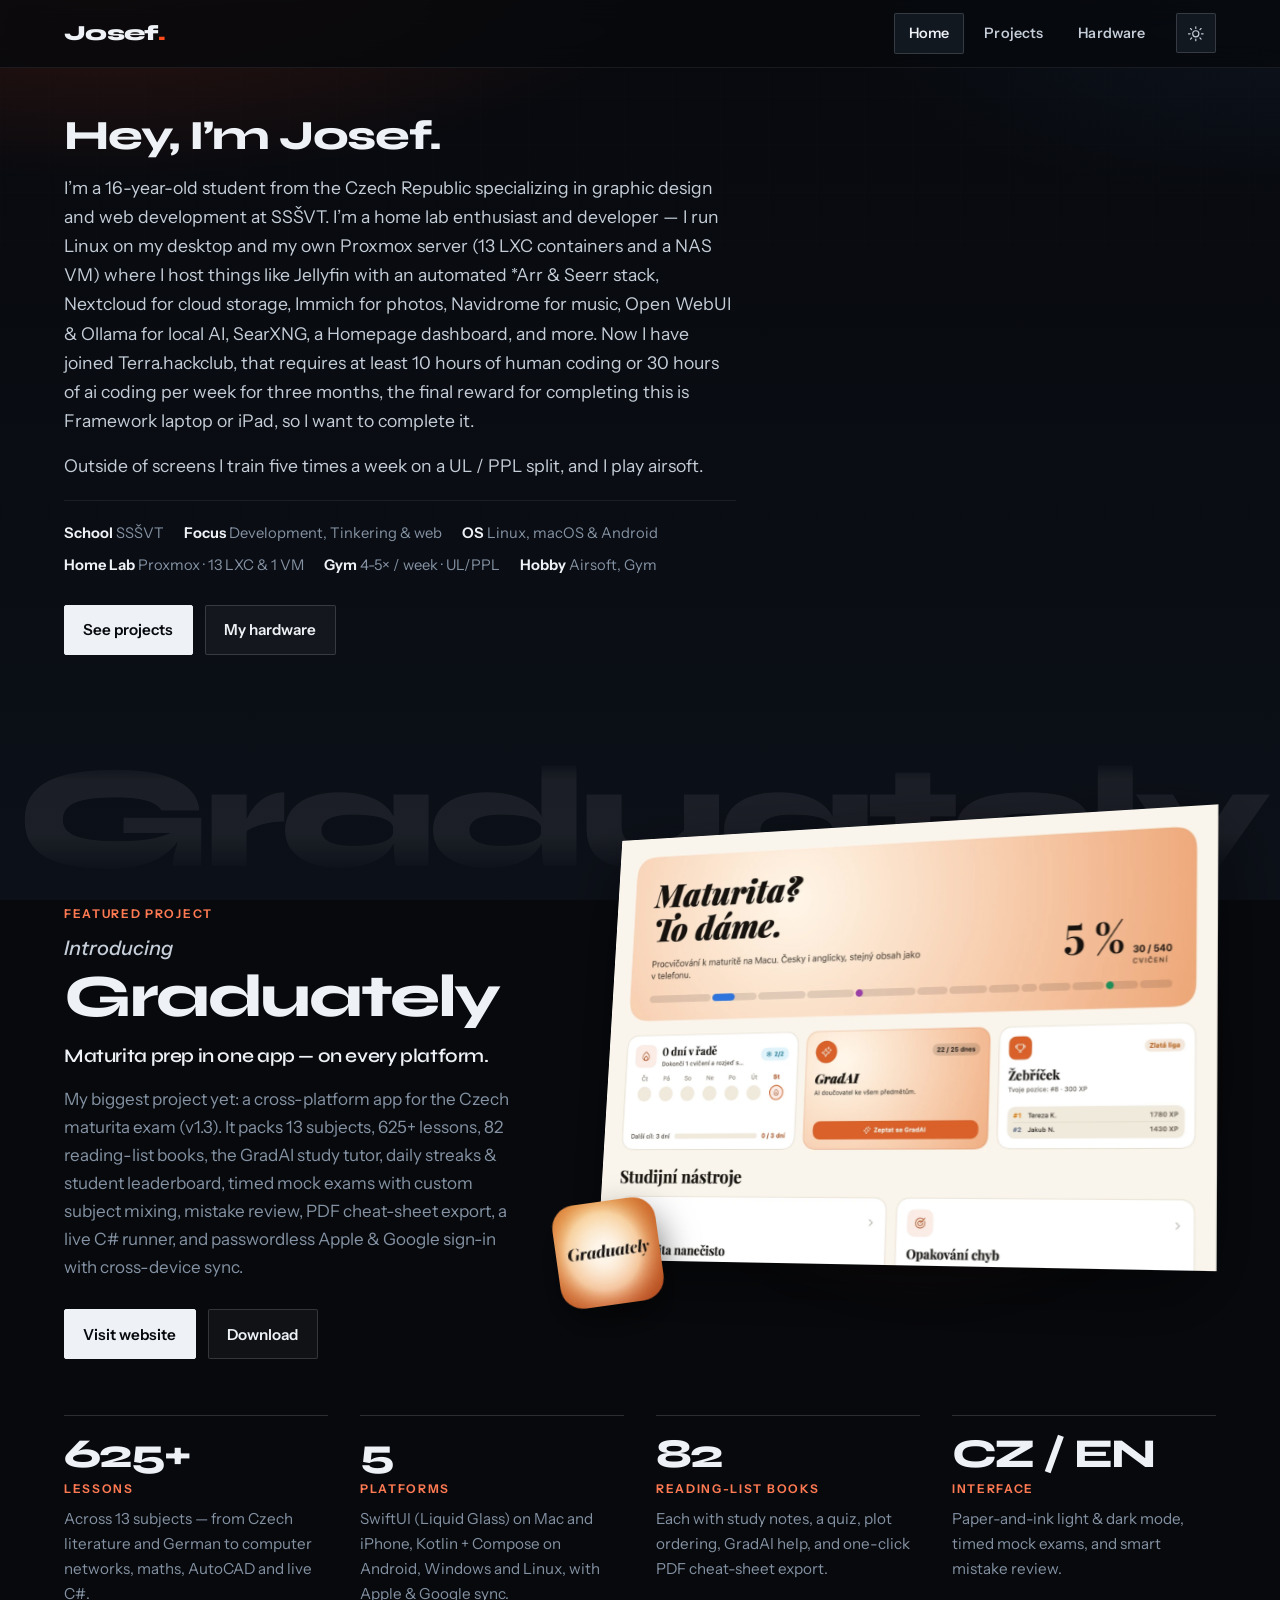
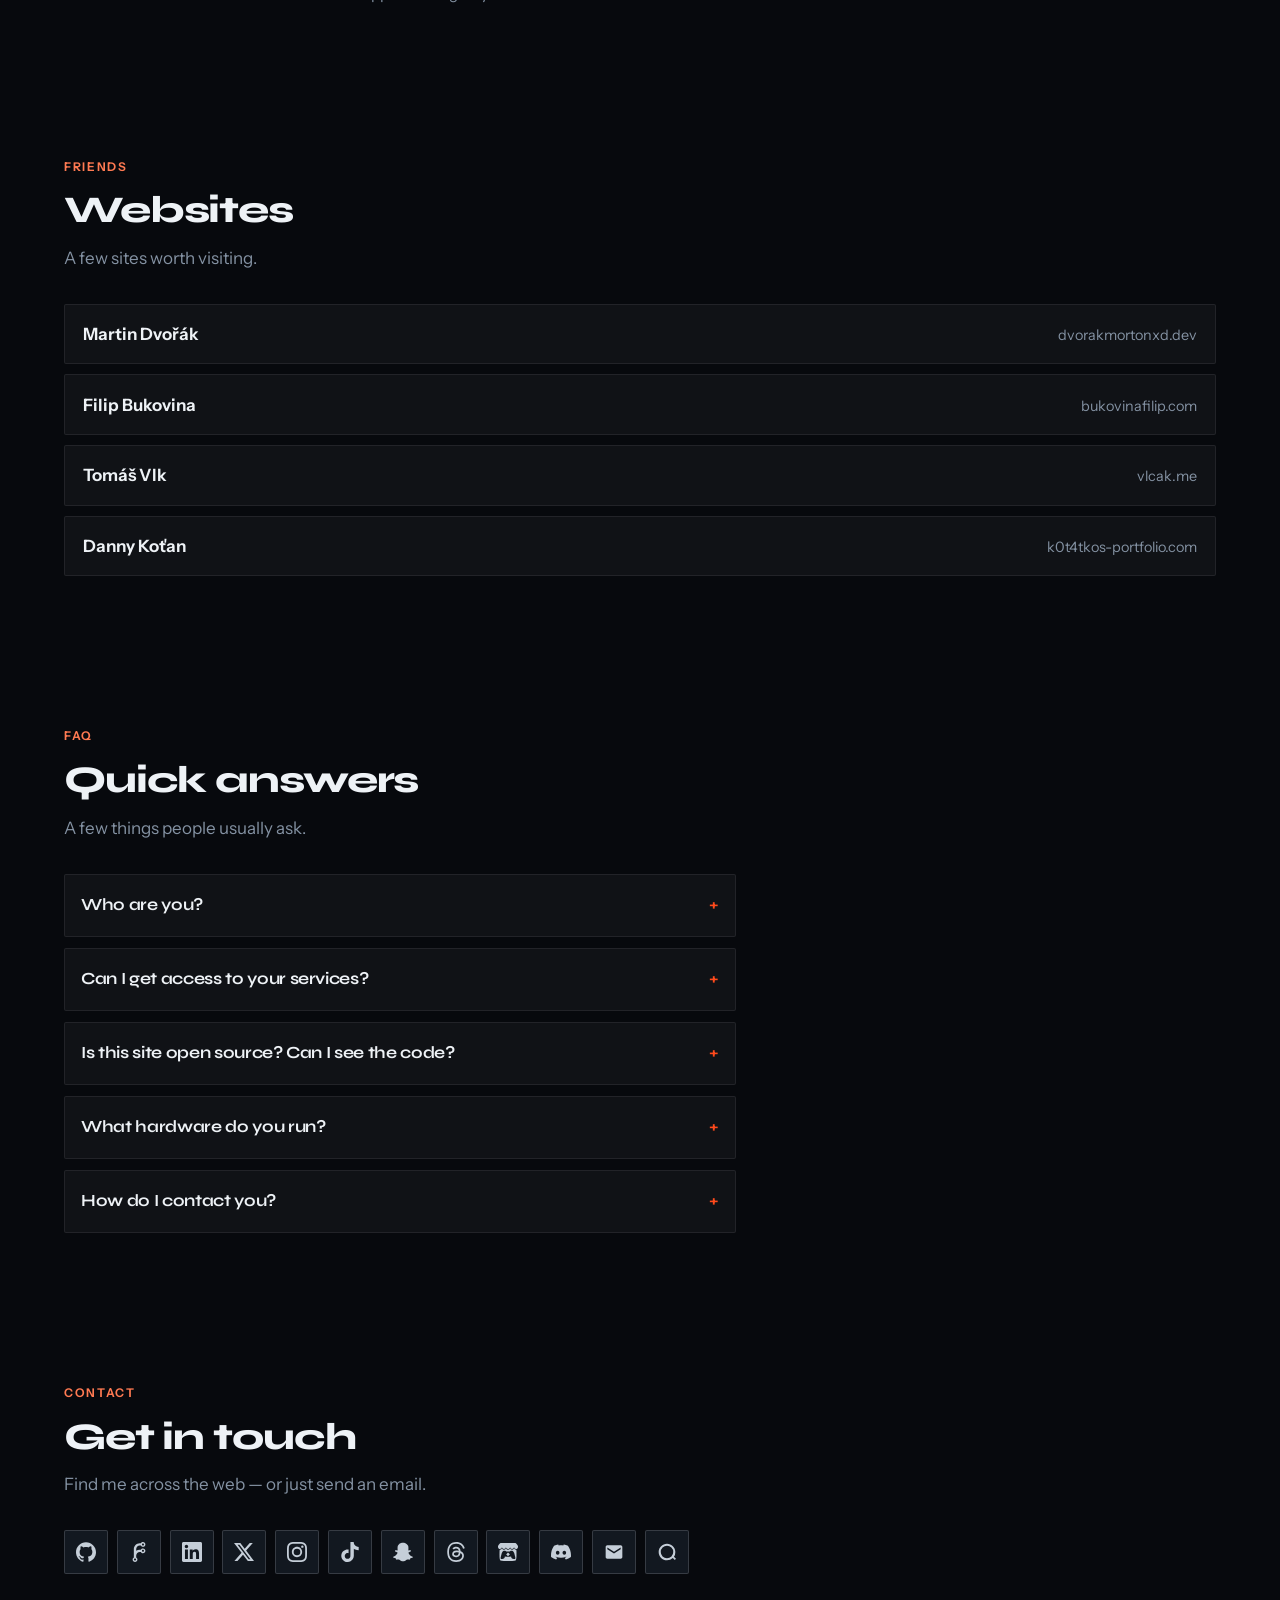
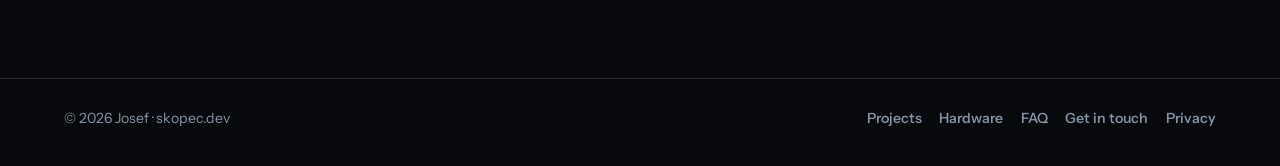
<file: index.html>
<!DOCTYPE html>
<html lang="cs">
<head>
  <meta charset="UTF-8">
  <meta name="viewport" content="width=device-width, initial-scale=1.0">
  <meta name="description" content="Josef Skopec — 16-year-old student from the Czech Republic. Graphic design, web development, and a Proxmox home lab.">
  <title>Josef — portfolio &amp; home lab · skopec.dev</title>
  <link rel="canonical" href="https://skopec.dev/">
  <meta property="og:title" content="Josef — portfolio &amp; home lab">
  <meta property="og:description" content="Student designer &amp; developer from the Czech Republic. Projects, hardware, and self-hosted services.">
  <meta property="og:type" content="website">
  <meta property="og:url" content="https://skopec.dev/">
  <meta property="og:image" content="https://skopec.dev/og-image.jpg">
  <meta property="og:image:alt" content="Josef. — skopec.dev">
  <meta property="og:site_name" content="skopec.dev">
  <meta name="twitter:card" content="summary_large_image">
  <meta name="twitter:title" content="Josef — portfolio &amp; home lab">
  <meta name="twitter:description" content="Student designer &amp; developer from the Czech Republic. Projects, hardware, and self-hosted services.">
  <meta name="twitter:image" content="https://skopec.dev/og-image.jpg">
  <link rel="preconnect" href="https://fonts.googleapis.com">
  <link rel="preconnect" href="https://fonts.gstatic.com" crossorigin>
  <link href="https://fonts.googleapis.com/css2?family=Instrument+Sans:ital,wght@0,400..700;1,400..700&family=Syne:wght@500..800&display=swap" rel="stylesheet">
  <link rel="icon" href="favicon.svg" type="image/svg+xml">
  <link rel="icon" href="favicon-32.png" sizes="32x32" type="image/png">
  <link rel="apple-touch-icon" href="apple-touch-icon.png">
  <meta name="theme-color" content="#07090d">
  <script>
    (function () {
      try {
        document.documentElement.dataset.theme =
          localStorage.getItem("theme") === "light" ? "light" : "dark";
      } catch (error) {
        document.documentElement.dataset.theme = "dark";
      }
    })();
  </script>
  <link rel="stylesheet" href="style.css?v=20261119">
  <script type="application/ld+json">
  {
    "@context": "https://schema.org",
    "@type": "Person",
    "name": "Josef Skopec",
    "url": "https://skopec.dev/",
    "email": "mailto:josef@skopec.dev",
    "jobTitle": "Student — graphic design & web development",
    "affiliation": {
      "@type": "EducationalOrganization",
      "name": "SSŠVT"
    },
    "address": {
      "@type": "PostalAddress",
      "addressCountry": "CZ"
    },
    "sameAs": [
      "https://github.com/pepaskopec-blip",
      "https://www.linkedin.com/in/josef-skopec-69380234b/",
      "https://x.com/ishoot4fun11",
      "https://www.instagram.com/skopcaak1",
      "https://www.tiktok.com/@skopcaak_1",
      "https://www.threads.com/@skopcaak1",
      "https://itch.io/profile/skopcaak",
      "https://quipee.me/u/skopcaak_1"
    ]
  }
  </script>
  <script type="application/ld+json">
  {
    "@context": "https://schema.org",
    "@type": "FAQPage",
    "mainEntity": [
      {
        "@type": "Question",
        "name": "Who are you?",
        "acceptedAnswer": {
          "@type": "Answer",
          "text": "Josef — a 16-year-old student at SSŠVT in the Czech Republic, into IT, web development, and home labbing."
        }
      },
      {
        "@type": "Question",
        "name": "Can I get access to your services?",
        "acceptedAnswer": {
          "@type": "Answer",
          "text": "If you want to try one of my services, message skopcaak1 on Instagram or email josef@skopec.dev."
        }
      },
      {
        "@type": "Question",
        "name": "Is this site open source? Can I see the code?",
        "acceptedAnswer": {
          "@type": "Answer",
          "text": "Yes. The source is on GitHub: pepaskopec-blip/skopec.dev."
        }
      },
      {
        "@type": "Question",
        "name": "What hardware do you run?",
        "acceptedAnswer": {
          "@type": "Answer",
          "text": "Desktop, MacBook Air M5, a Proxmox Xeon box, and a Redmi Note 11 Pro 5G — full specs on the Hardware page."
        }
      },
      {
        "@type": "Question",
        "name": "How do I contact you?",
        "acceptedAnswer": {
          "@type": "Answer",
          "text": "Email josef@skopec.dev, or use Discord (ishootn4fun) and the other links in Get in touch."
        }
      }
    ]
  }
  </script>
  <script type="application/ld+json">
  {
    "@context": "https://schema.org",
    "@type": "WebSite",
    "name": "skopec.dev",
    "url": "https://skopec.dev/",
    "description": "Josef Skopec — student portfolio: graphic design, web development, and a Proxmox home lab.",
    "inLanguage": "en",
    "author": {
      "@type": "Person",
      "name": "Josef Skopec",
      "url": "https://skopec.dev/"
    }
  }
  </script>
</head>
<body>
  <a class="skip-link" href="#main">Skip to content</a>

  <header class="site-header">
    <div class="nav-inner">
      <a class="brand" href="index.html">Josef<span>.</span></a>
      <ul class="nav-links" id="site-nav">
        <li><a href="index.html" aria-current="page">Home</a></li>
        <li><a href="projects.html">Projects</a></li>
        <li><a href="hardware.html">Hardware</a></li>
      </ul>
      <div class="nav-actions">
        <button class="theme-toggle" type="button" aria-label="Switch to light mode" aria-pressed="false" title="Toggle theme">
          <svg class="icon-sun" viewBox="0 0 24 24" aria-hidden="true">
            <circle cx="12" cy="12" r="4.2"></circle>
            <path d="M12 2.6v2.2M12 19.2v2.2M4.2 12H2M22 12h-2.2M6.3 6.3 4.8 4.8M19.2 19.2l-1.5-1.5M17.7 6.3l1.5-1.5M4.8 19.2l1.5-1.5"></path>
          </svg>
          <svg class="icon-moon" viewBox="0 0 24 24" aria-hidden="true">
            <path d="M20.5 14.3A8.6 8.6 0 0 1 9.7 3.5a8.6 8.6 0 1 0 10.8 10.8Z"></path>
          </svg>
        </button>
        <button class="nav-toggle" type="button" aria-expanded="false" aria-controls="site-nav" aria-label="Open menu">
          <span></span><span></span><span></span>
        </button>
      </div>
    </div>
  </header>

  <main id="main" class="page">
    <section class="hero wrap" id="about" aria-labelledby="about-title">
      <div class="hero-content">
        <h1 id="about-title" class="hero-about-title">Hey, I’m Josef.</h1>
        <p class="about-text">
          I’m a 16-year-old student from the Czech Republic specializing in graphic design and web development at SSŠVT.
          I’m a home lab enthusiast and developer — I run Linux on my desktop and my own Proxmox server (13 LXC containers and a NAS VM) where I host things like Jellyfin with an automated *Arr &amp; Seerr stack, Nextcloud for cloud storage, Immich for photos, Navidrome for music, Open WebUI &amp; Ollama for local AI, SearXNG, a Homepage dashboard, and more. Now I have joined Terra.hackclub, that requires at least 10 hours of human coding or 30 hours of ai coding per week for three months, the final reward for completing this is Framework laptop or iPad, so I want to complete it.
        </p>
        <p class="about-text">
          Outside of screens I train five times a week on a UL / PPL split, and I play airsoft.
        </p>
        <div class="meta-row">
          <span><strong>School</strong> SSŠVT</span>
          <span><strong>Focus</strong> Development, Tinkering &amp; web</span>
          <span><strong>OS</strong> Linux, macOS &amp; Android</span>
          <span><strong>Home Lab</strong> Proxmox · 13 LXC &amp; 1 VM</span>
          <span><strong>Gym</strong> 4-5× / week · UL/PPL</span>
          <span><strong>Hobby</strong> Airsoft, Gym</span>
        </div>
        <div class="hero-actions">
          <a class="btn btn-primary" href="projects.html">See projects</a>
          <a class="btn btn-ghost" href="hardware.html">My hardware</a>
        </div>
      </div>
    </section>

    <section class="section feature" id="graduately" aria-labelledby="graduately-title">
      <div class="wrap reveal">
        <p class="feature-backdrop" aria-hidden="true">Graduately</p>
        <div class="feature-grid">
          <div class="feature-copy">
            <p class="section-label">Featured project</p>
            <h2 id="graduately-title" class="feature-title">
              <span class="feature-kicker">Introducing</span>
              Graduately
            </h2>
            <p class="feature-tagline">Maturita prep in one app — on every platform.</p>
            <p class="feature-text">
              My biggest project yet: a cross-platform app for the Czech maturita exam (v1.3). It packs 13 subjects, 625+ lessons,
              82 reading-list books, the GradAI study tutor, daily streaks &amp; student leaderboard, timed mock exams with custom
              subject mixing, mistake review, PDF cheat-sheet export, a live C# runner, and passwordless Apple &amp; Google sign-in
              with cross-device sync.
            </p>
            <div class="feature-actions">
              <a class="btn btn-primary" href="https://graduately.skopec.dev" target="_blank" rel="noopener noreferrer">Visit website</a>
              <a class="btn btn-ghost" href="https://github.com/pepaskopec-blip/Graduately-releases" target="_blank" rel="noopener noreferrer">
                Download
              </a>
            </div>
          </div>
          <div class="feature-media">
            <img class="feature-window" src="graduately-home.webp" width="1600" height="1126" loading="lazy" decoding="async"
              alt="The Graduately 1.3 welcome screen on a Mac, with daily streak, GradAI tutor, leaderboard, and study tools.">
            <img class="feature-icon" src="graduately-icon.webp" width="256" height="256" loading="lazy" decoding="async" alt="">
          </div>
        </div>
        <ul class="feature-stats">
          <li>
            <h3><strong>625+</strong> lessons</h3>
            <p>Across 13 subjects — from Czech literature and German to computer networks, maths, AutoCAD and live C#.</p>
          </li>
          <li>
            <h3><strong>5</strong> platforms</h3>
            <p>SwiftUI (Liquid Glass) on Mac and iPhone, Kotlin + Compose on Android, Windows and Linux, with Apple &amp; Google sync.</p>
          </li>
          <li>
            <h3><strong>82</strong> reading-list books</h3>
            <p>Each with study notes, a quiz, plot ordering, GradAI help, and one-click PDF cheat-sheet export.</p>
          </li>
          <li>
            <h3><strong>CZ / EN</strong> interface</h3>
            <p>Paper-and-ink light &amp; dark mode, timed mock exams, and smart mistake review.</p>
          </li>
        </ul>
      </div>
    </section>

    <section class="section" id="friends" aria-labelledby="friends-title">
      <div class="wrap reveal">
        <p class="section-label">Friends</p>
        <h2 id="friends-title">Websites</h2>
        <p class="section-lead">A few sites worth visiting.</p>
        <ul class="friend-list">
          <li>
            <a href="https://dvorakmortonxd.dev" target="_blank" rel="noopener noreferrer">
              <span class="friend-name">Martin Dvořák</span>
              <span class="friend-url">dvorakmortonxd.dev</span>
            </a>
          </li>
          <li>
            <a href="https://bukovinafilip.com" target="_blank" rel="noopener noreferrer">
              <span class="friend-name">Filip Bukovina</span>
              <span class="friend-url">bukovinafilip.com</span>
            </a>
          </li>
          <li>
            <a href="https://vlcak.me" target="_blank" rel="noopener noreferrer">
              <span class="friend-name">Tomáš Vlk</span>
              <span class="friend-url">vlcak.me</span>
            </a>
          </li>
          <li>
            <a href="https://k0t4tkos-portfolio.com" target="_blank" rel="noopener noreferrer">
              <span class="friend-name">Danny Koťan</span>
              <span class="friend-url">k0t4tkos-portfolio.com</span>
            </a>
          </li>
        </ul>
      </div>
    </section>

    <section class="section" id="faq" aria-labelledby="faq-title">
      <div class="wrap reveal">
        <p class="section-label">FAQ</p>
        <h2 id="faq-title">Quick answers</h2>
        <p class="section-lead">A few things people usually ask.</p>
        <div class="faq-list">
          <details class="faq-item">
            <summary>Who are you?</summary>
            <p>Josef — a 16-year-old student at SSŠVT in the Czech Republic, into IT, web development, and home labbing.</p>
          </details>
          <details class="faq-item">
            <summary>Can I get access to your services?</summary>
            <p>If you want to try one of my services, dm me on ig <a href="https://www.instagram.com/skopcaak1">skopcaak1</a> or email me at <a href="mailto:josef@skopec.dev">josef@skopec.dev</a>.</p>
          </details>
          <details class="faq-item">
            <summary>Is this site open source? Can I see the code?</summary>
            <p>Yeah this site is open source, you can see for yourself On GitHub: <a href="https://github.com/pepaskopec-blip/skopec.dev" target="_blank" rel="noopener noreferrer">skopec.dev</a>.</p>
          </details>
          <details class="faq-item">
            <summary>What hardware do you run?</summary>
            <p>Desktop, MacBook Air M5, a Proxmox Xeon box, and a Redmi Note 11 Pro 5G — full specs on the <a href="hardware.html">Hardware</a> page.</p>
          </details>
          <details class="faq-item">
            <summary>How do I contact you?</summary>
            <p>Email <a href="mailto:josef@skopec.dev">josef@skopec.dev</a>, or use Discord (<strong>ishootn4fun</strong>) and the other links in <a href="#connect">Get in touch</a>.</p>
          </details>
        </div>
      </div>
    </section>

    <section class="section" id="connect" aria-labelledby="connect-title">
      <div class="wrap reveal">
        <p class="section-label">Contact</p>
        <h2 id="connect-title">Get in touch</h2>
        <p class="section-lead">Find me across the web — or just send an email.</p>
        <div class="social-row" aria-label="Social links">
          <a class="social-link" href="https://github.com/pepaskopec-blip" target="_blank" rel="noopener noreferrer" aria-label="GitHub" title="GitHub">
            <svg viewBox="0 0 24 24" aria-hidden="true"><path d="M12 .297c-6.63 0-12 5.373-12 12 0 5.303 3.438 9.8 8.205 11.385.6.113.82-.258.82-.577 0-.285-.01-1.04-.015-2.04-3.338.724-4.042-1.61-4.042-1.61C4.422 18.07 3.633 17.7 3.633 17.7c-1.087-.744.084-.729.084-.729 1.205.084 1.838 1.236 1.838 1.236 1.07 1.835 2.809 1.305 3.495.998.108-.776.417-1.305.76-1.605-2.665-.3-5.466-1.332-5.466-5.93 0-1.31.465-2.38 1.235-3.22-.135-.303-.54-1.523.105-3.176 0 0 1.005-.322 3.3 1.23.96-.267 1.98-.399 3-.405 1.02.006 2.04.138 3 .405 2.28-1.552 3.285-1.23 3.285-1.23.645 1.653.24 2.873.12 3.176.765.84 1.23 1.91 1.23 3.22 0 4.61-2.805 5.625-5.475 5.92.42.36.81 1.096.81 2.22 0 1.606-.015 2.896-.015 3.286 0 .315.21.69.825.57C20.565 22.092 24 17.592 24 12.297c0-6.627-5.373-12-12-12"/></svg>
          </a>
          <a class="social-link" href="https://git.dvorakmortonxd.dev/skopcak" target="_blank" rel="noopener noreferrer" aria-label="Forgejo" title="Forgejo">
            <svg viewBox="0 0 24 24" aria-hidden="true"><path d="M16.7773 0c1.6018 0 2.9004 1.2986 2.9004 2.9005s-1.2986 2.9004-2.9004 2.9004c-1.0854 0-2.0315-.596-2.5288-1.4787H12.91c-2.3322 0-4.2272 1.8718-4.2649 4.195l-.0007 2.1175a7.0759 7.0759 0 0 1 4.148-1.4205l.1176-.001 1.3385.0002c.4973-.8827 1.4434-1.4788 2.5288-1.4788 1.6018 0 2.9004 1.2986 2.9004 2.9005s-1.2986 2.9004-2.9004 2.9004c-1.0854 0-2.0315-.596-2.5288-1.4787H12.91c-2.3322 0-4.2272 1.8718-4.2649 4.195l-.0007 2.319c.8827.4973 1.4788 1.4434 1.4788 2.5287 0 1.602-1.2986 2.9005-2.9005 2.9005-1.6018 0-2.9004-1.2986-2.9004-2.9005 0-1.0853.596-2.0314 1.4788-2.5287l-.0002-9.9831c0-3.887 3.1195-7.0453 6.9915-7.108l.1176-.001h1.3385C14.7458.5962 15.692 0 16.7773 0ZM7.2227 19.9052c-.6596 0-1.1943.5347-1.1943 1.1943s.5347 1.1943 1.1943 1.1943 1.1944-.5347 1.1944-1.1943-.5348-1.1943-1.1944-1.1943Zm9.5546-10.4644c-.6596 0-1.1944.5347-1.1944 1.1943s.5348 1.1943 1.1944 1.1943c.6596 0 1.1943-.5347 1.1943-1.1943s-.5347-1.1943-1.1943-1.1943Zm0-7.7346c-.6596 0-1.1944.5347-1.1944 1.1943s.5348 1.1943 1.1944 1.1943c.6596 0 1.1943-.5347 1.1943-1.1943s-.5347-1.1943-1.1943-1.1943Z"/></svg>
          </a>
          <a class="social-link" href="https://www.linkedin.com/in/josef-skopec-69380234b/" target="_blank" rel="noopener noreferrer" aria-label="LinkedIn" title="LinkedIn">
            <svg viewBox="0 0 24 24" aria-hidden="true"><path d="M20.447 20.452h-3.554v-5.569c0-1.328-.027-3.037-1.852-3.037-1.853 0-2.136 1.445-2.136 2.939v5.667H9.351V9h3.414v1.561h.046c.477-.9 1.637-1.85 3.37-1.85 3.601 0 4.267 2.37 4.267 5.455v6.286zM5.337 7.433c-1.144 0-2.063-.926-2.063-2.065 0-1.138.92-2.063 2.063-2.063 1.14 0 2.064.925 2.064 2.063 0 1.139-.925 2.065-2.064 2.065zm1.782 13.019H3.555V9h3.564v11.452zM22.225 0H1.771C.792 0 0 .774 0 1.729v20.542C0 23.227.792 24 1.771 24h20.451C23.2 24 24 23.227 24 22.271V1.729C24 .774 23.2 0 22.222 0h.003z"/></svg>
          </a>
          <a class="social-link" href="https://x.com/ishoot4fun11" target="_blank" rel="noopener noreferrer" aria-label="X" title="X">
            <svg viewBox="0 0 24 24" aria-hidden="true"><path d="M18.901 1.153h3.68l-8.04 9.19L24 22.846h-7.406l-5.8-7.584-6.638 7.584H.474l8.6-9.83L0 1.154h7.594l5.243 6.932ZM17.61 20.644h2.039L6.486 3.24H4.298Z"/></svg>
          </a>
          <a class="social-link" href="https://www.instagram.com/skopcaak1" target="_blank" rel="noopener noreferrer" aria-label="Instagram" title="Instagram">
            <svg viewBox="0 0 24 24" aria-hidden="true"><path d="M7.0301.084c-1.2768.0602-2.1487.264-2.911.5634-.7888.3075-1.4575.72-2.1228 1.3877-.6652.6677-1.075 1.3368-1.3802 2.127-.2954.7638-.4956 1.6365-.552 2.914-.0564 1.2775-.0689 1.6882-.0626 4.947.0062 3.2586.0206 3.6671.0825 4.9473.061 1.2765.264 2.1482.5635 2.9107.308.7889.72 1.4573 1.388 2.1228.6679.6655 1.3365 1.0743 2.1285 1.38.7632.295 1.6361.4961 2.9134.552 1.2773.056 1.6884.069 4.9462.0627 3.2578-.0062 3.668-.0207 4.9478-.0814 1.28-.0607 2.147-.2652 2.9098-.5633.7889-.3086 1.4578-.72 2.1228-1.3881.665-.6682 1.0745-1.3378 1.3795-2.1284.2957-.7632.4966-1.636.552-2.9124.056-1.2809.0692-1.6898.063-4.948-.0063-3.2583-.021-3.6668-.0817-4.9465-.0607-1.2797-.264-2.1487-.5633-2.9117-.3084-.7889-.72-1.4568-1.3876-2.1228C21.2982 1.33 20.628.9208 19.8378.6165 19.074.321 18.2017.1197 16.9244.0645 15.6471.0093 15.236-.005 11.977.0014 8.718.0076 8.31.0215 7.0301.0839m.1402 21.6932c-1.17-.0509-1.8053-.2453-2.2287-.408-.5606-.216-.96-.4771-1.3819-.895-.422-.4178-.6811-.8186-.9-1.378-.1644-.4234-.3624-1.058-.4171-2.228-.0595-1.2645-.072-1.6442-.079-4.848-.007-3.2037.0053-3.583.0607-4.848.05-1.169.2456-1.805.408-2.2282.216-.5613.4762-.96.895-1.3816.4188-.4217.8184-.6814 1.3783-.9003.423-.1651 1.0575-.3614 2.227-.4171 1.2655-.06 1.6447-.072 4.848-.079 3.2033-.007 3.5835.005 4.8495.0608 1.169.0508 1.8053.2445 2.228.408.5608.216.96.4754 1.3816.895.4217.4194.6816.8176.9005 1.3787.1653.4217.3617 1.056.4169 2.2263.0602 1.2655.0739 1.645.0796 4.848.0058 3.203-.0055 3.5834-.061 4.848-.051 1.17-.245 1.8055-.408 2.2294-.216.5604-.4763.96-.8954 1.3814-.419.4215-.8181.6811-1.3783.9-.4224.1649-1.0577.3617-2.2262.4174-1.2656.0595-1.6448.072-4.8493.079-3.2045.007-3.5825-.006-4.848-.0608M16.953 5.5864A1.44 1.44 0 1 0 18.39 4.144a1.44 1.44 0 0 0-1.437 1.4424M5.8385 12.012c.0067 3.4032 2.7706 6.1557 6.173 6.1493 3.4026-.0065 6.157-2.7701 6.1506-6.1733-.0065-3.4032-2.771-6.1565-6.174-6.1498-3.403.0067-6.156 2.771-6.1496 6.1738M8 12.0077a4 4 0 1 1 4.008 3.9921A3.9996 3.9996 0 0 1 8 12.0077"/></svg>
          </a>
          <a class="social-link" href="https://www.tiktok.com/@skopcaak_1" target="_blank" rel="noopener noreferrer" aria-label="TikTok" title="TikTok">
            <svg viewBox="0 0 24 24" aria-hidden="true"><path d="M12.525.02c1.31-.02 2.61-.01 3.91-.02.08 1.53.63 3.09 1.75 4.17 1.12 1.11 2.7 1.62 4.24 1.79v4.03c-1.44-.05-2.89-.35-4.2-.97-.57-.26-1.1-.59-1.62-.93-.01 2.92.01 5.84-.02 8.75-.08 1.4-.54 2.79-1.35 3.94-1.31 1.92-3.58 3.17-5.91 3.21-1.43.08-2.86-.31-4.08-1.03-2.02-1.19-3.44-3.37-3.65-5.71-.02-.5-.03-1-.01-1.49.18-1.9 1.12-3.72 2.58-4.96 1.66-1.44 3.98-2.13 6.15-1.72.02 1.48-.04 2.96-.04 4.44-.99-.32-2.15-.23-3.02.37-.63.41-1.11 1.04-1.36 1.75-.21.51-.15 1.07-.14 1.61.24 1.64 1.82 3.02 3.5 2.87 1.12-.01 2.19-.66 2.77-1.61.19-.33.4-.67.41-1.06.1-1.79.06-3.57.07-5.36.01-4.03-.01-8.05.02-12.07z"/></svg>
          </a>
          <a class="social-link" href="https://www.snapchat.com/add/skopcaak?share_id=xwTiIsZlpos&amp;locale=en-US" target="_blank" rel="noopener noreferrer" aria-label="Snapchat" title="Snapchat">
            <svg viewBox="0 0 24 24" aria-hidden="true"><path d="M12.206.793c.99 0 4.347.276 5.93 3.821.529 1.193.403 3.219.299 4.847l-.003.06c-.012.18-.022.345-.03.51.075.045.203.09.401.09.3-.016.659-.12 1.033-.301.165-.088.344-.104.464-.104.182 0 .359.029.509.09.45.149.734.479.734.838.015.449-.39.839-1.213 1.168-.089.029-.209.075-.344.119-.45.135-1.139.36-1.333.81-.09.224-.061.524.12.868l.015.015c.06.136 1.526 3.475 4.791 4.014.255.044.435.27.42.509 0 .075-.015.149-.045.225-.24.569-1.273.988-3.146 1.271-.059.091-.12.375-.164.57-.029.179-.074.36-.134.553-.076.271-.27.405-.555.405h-.03c-.135 0-.313-.031-.538-.074-.36-.075-.765-.135-1.273-.135-.3 0-.599.015-.913.074-.6.104-1.123.464-1.723.884-.853.599-1.826 1.288-3.294 1.288-.06 0-.119-.015-.18-.015h-.149c-1.468 0-2.427-.675-3.279-1.288-.599-.42-1.107-.779-1.707-.884-.314-.045-.629-.074-.928-.074-.54 0-.958.089-1.272.149-.211.043-.391.074-.54.074-.374 0-.523-.224-.583-.42-.061-.192-.09-.389-.135-.567-.046-.181-.105-.494-.166-.57-1.918-.222-2.95-.642-3.189-1.226-.031-.063-.052-.15-.055-.225-.015-.243.165-.465.42-.509 3.264-.54 4.73-3.879 4.791-4.02l.016-.029c.18-.345.224-.645.119-.869-.195-.434-.884-.658-1.332-.809-.121-.029-.24-.074-.346-.119-1.107-.435-1.257-.93-1.197-1.273.09-.479.674-.793 1.168-.793.146 0 .27.029.383.074.42.194.789.3 1.104.3.234 0 .384-.06.465-.105l-.046-.569c-.098-1.626-.225-3.651.307-4.837C7.392 1.077 10.739.807 11.727.807l.419-.015h.06z"/></svg>
          </a>
          <a class="social-link" href="https://www.threads.com/@skopcaak1" target="_blank" rel="noopener noreferrer" aria-label="Threads" title="Threads">
            <svg viewBox="0 0 24 24" aria-hidden="true"><path d="M12.186 24h-.007c-3.581-.024-6.334-1.205-8.184-3.509C2.35 18.44 1.5 15.586 1.472 12.01v-.017c.03-3.579.879-6.43 2.525-8.482C5.845 1.205 8.6.024 12.18 0h.014c2.746.02 5.043.725 6.826 2.098 1.677 1.29 2.858 3.13 3.509 5.467l-2.04.569c-1.104-3.96-3.898-5.984-8.304-6.015-2.91.022-5.11.936-6.54 2.717C4.307 6.504 3.616 8.914 3.589 12c.027 3.086.718 5.496 2.057 7.164 1.43 1.783 3.631 2.698 6.54 2.717 2.623-.02 4.358-.631 5.8-2.045 1.647-1.613 1.618-3.593 1.09-4.798-.31-.71-.873-1.3-1.634-1.75-.192 1.352-.622 2.446-1.284 3.272-.886 1.102-2.14 1.704-3.73 1.79-1.202.065-2.361-.218-3.259-.801-1.063-.689-1.685-1.74-1.752-2.964-.065-1.19.408-2.285 1.33-3.082.88-.76 2.119-1.207 3.583-1.291a13.853 13.853 0 0 1 3.02.142c-.126-.742-.375-1.332-.75-1.757-.513-.586-1.308-.883-2.359-.89h-.029c-.844 0-1.992.232-2.721 1.32L7.734 7.847c.98-1.454 2.568-2.256 4.478-2.256h.044c3.194.02 5.097 1.975 5.287 5.388.108.046.216.094.321.142 1.49.7 2.58 1.761 3.154 3.07.797 1.82.871 4.79-1.548 7.158-1.85 1.81-4.094 2.628-7.277 2.65Zm1.003-11.69c-.242 0-.487.007-.739.021-1.836.103-2.98.946-2.916 2.143.067 1.256 1.452 1.839 2.784 1.767 1.224-.065 2.818-.543 3.086-3.71a10.5 10.5 0 0 0-2.215-.221z"/></svg>
          </a>
          <a class="social-link" href="https://itch.io/profile/skopcaak" target="_blank" rel="noopener noreferrer" aria-label="itch.io" title="itch.io">
            <svg viewBox="0 0 24 24" aria-hidden="true"><path d="M3.13 1.338C2.08 1.96.02 4.328 0 4.95v1.03c0 1.303 1.22 2.45 2.325 2.45 1.33 0 2.436-1.102 2.436-2.41 0 1.308 1.07 2.41 2.4 2.41 1.328 0 2.362-1.102 2.362-2.41 0 1.308 1.137 2.41 2.466 2.41h.024c1.33 0 2.466-1.102 2.466-2.41 0 1.308 1.034 2.41 2.363 2.41 1.33 0 2.4-1.102 2.4-2.41 0 1.308 1.106 2.41 2.435 2.41C22.78 8.43 24 7.282 24 5.98V4.95c-.02-.62-2.082-2.99-3.13-3.612-3.253-.114-5.508-.134-8.87-.133-3.362 0-7.945.053-8.87.133zm6.376 6.477a2.74 2.74 0 0 1-.468.602c-.5.49-1.19.795-1.947.795a2.786 2.786 0 0 1-1.95-.795c-.182-.178-.32-.37-.446-.59-.127.222-.303.412-.486.59a2.788 2.788 0 0 1-1.95.795c-.092 0-.187-.025-.264-.052-.107 1.113-.152 2.176-.168 2.95v.005l-.006 1.167c.02 2.334-.23 7.564 1.03 8.85 1.952.454 5.545.662 9.15.663 3.605 0 7.198-.21 9.15-.664 1.26-1.284 1.01-6.514 1.03-8.848l-.006-1.167v-.004c-.016-.775-.06-1.838-.168-2.95-.077.026-.172.052-.263.052a2.788 2.788 0 0 1-1.95-.795c-.184-.178-.36-.368-.486-.59-.127.22-.265.412-.447.59a2.786 2.786 0 0 1-1.95.794c-.76 0-1.446-.303-1.948-.793a2.74 2.74 0 0 1-.468-.602 2.738 2.738 0 0 1-.463.602 2.787 2.787 0 0 1-1.95.794h-.16a2.787 2.787 0 0 1-1.95-.793 2.738 2.738 0 0 1-.464-.602zm-2.004 2.59v.002c.795.002 1.5 0 2.373.953.687-.072 1.406-.108 2.125-.107.72 0 1.438.035 2.125.107.873-.953 1.578-.95 2.372-.953.376 0 1.876 0 2.92 2.934l1.123 4.028c.832 2.995-.266 3.068-1.636 3.07-2.03-.075-3.156-1.55-3.156-3.025-1.124.184-2.436.276-3.748.277-1.312 0-2.624-.093-3.748-.277 0 1.475-1.125 2.95-3.156 3.026-1.37-.004-2.468-.077-1.636-3.072l1.122-4.027c1.045-2.934 2.545-2.934 2.92-2.934zM12 12.714c-.002.002-2.14 1.964-2.523 2.662l1.4-.056v1.22c0 .056.56.033 1.123.007.562.026 1.124.05 1.124-.008v-1.22l1.4.055C14.138 14.677 12 12.713 12 12.713z"/></svg>
          </a>
          <a class="social-link" href="https://discord.com/app" target="_blank" rel="noopener noreferrer" aria-label="Discord: ishootn4fun" title="Discord: ishootn4fun">
            <svg viewBox="0 0 24 24" aria-hidden="true"><path d="M20.317 4.3698a19.7913 19.7913 0 00-4.8851-1.5152.0741.0741 0 00-.0785.0371c-.211.3753-.4447.8648-.6083 1.2495-1.8447-.2762-3.68-.2762-5.4868 0-.1636-.3933-.4058-.8742-.6177-1.2495a.077.077 0 00-.0785-.037 19.7363 19.7363 0 00-4.8852 1.515.0699.0699 0 00-.0321.0277C.5334 9.0458-.319 13.5799.0992 18.0578a.0824.0824 0 00.0312.0561c2.0528 1.5076 4.0413 2.4228 5.9929 3.0294a.0777.0777 0 00.0842-.0276c.4616-.6304.8731-1.2952 1.226-1.9942a.076.076 0 00-.0416-.1057c-.6528-.2476-1.2743-.5495-1.8722-.8923a.077.077 0 01-.0076-.1277c.1258-.0943.2517-.1923.3718-.2914a.0743.0743 0 01.0776-.0105c3.9278 1.7933 8.18 1.7933 12.0614 0a.0739.0739 0 01.0785.0095c.1202.099.246.1981.3728.2924a.077.077 0 01-.0066.1276 12.2986 12.2986 0 01-1.873.8914.0766.0766 0 00-.0407.1067c.3604.698.7719 1.3628 1.225 1.9932a.076.076 0 00.0842.0286c1.961-.6067 3.9495-1.5219 6.0023-3.0294a.077.077 0 00.0313-.0552c.5004-5.177-.8382-9.6739-3.5485-13.6604a.061.061 0 00-.0312-.0286zM8.02 15.3312c-1.1825 0-2.1569-1.0857-2.1569-2.419 0-1.3332.9555-2.4189 2.157-2.4189 1.2108 0 2.1757 1.0952 2.1568 2.419 0 1.3332-.9555 2.4189-2.1569 2.4189zm7.9748 0c-1.1825 0-2.1569-1.0857-2.1569-2.419 0-1.3332.9554-2.4189 2.1569-2.4189 1.2108 0 2.1757 1.0952 2.1568 2.419 0 1.3332-.946 2.4189-2.1568 2.4189Z"/></svg>
          </a>
          <a class="social-link" href="mailto:josef@skopec.dev" aria-label="Email josef@skopec.dev" title="josef@skopec.dev">
            <svg viewBox="0 0 24 24" aria-hidden="true"><path d="M20 4H4c-1.1 0-2 .9-2 2v12c0 1.1.9 2 2 2h16c1.1 0 2-.9 2-2V6c0-1.1-.9-2-2-2zm0 4.7L12 13.75 4 8.7V6.55l8 5.05 8-5.05V8.7z"/></svg>
          </a>
          <a class="social-link" href="https://quipee.me/u/skopcaak_1" target="_blank" rel="noopener noreferrer" aria-label="Quipee" title="Quipee">
            <svg viewBox="0 0 24 24" aria-hidden="true"><path fill-rule="evenodd" d="M12 2C6.477 2 2 6.477 2 12s4.477 10 10 10a9.96 9.96 0 0 0 6.928-2.778l2.425 2.425 1.414-1.414-2.425-2.425A9.96 9.96 0 0 0 22 12c0-5.523-4.477-10-10-10Zm0 2.5a7.5 7.5 0 1 1 0 15 7.5 7.5 0 0 1 0-15Z"/></svg>
          </a>
        </div>
      </div>
    </section>
  </main>

  <footer class="site-footer">
    <div class="footer-inner">
      <span>© <span data-year></span> Josef · skopec.dev</span>
      <nav class="footer-links" aria-label="Footer">
        <a href="projects.html">Projects</a>
        <a href="hardware.html">Hardware</a>
        <a href="#faq">FAQ</a>
        <a href="#connect">Get in touch</a>
        <a href="privacy.html">Privacy</a>
      </nav>
    </div>
  </footer>

  <script src="script.js?v=20261119" defer></script>
</body>
</html>
</file>
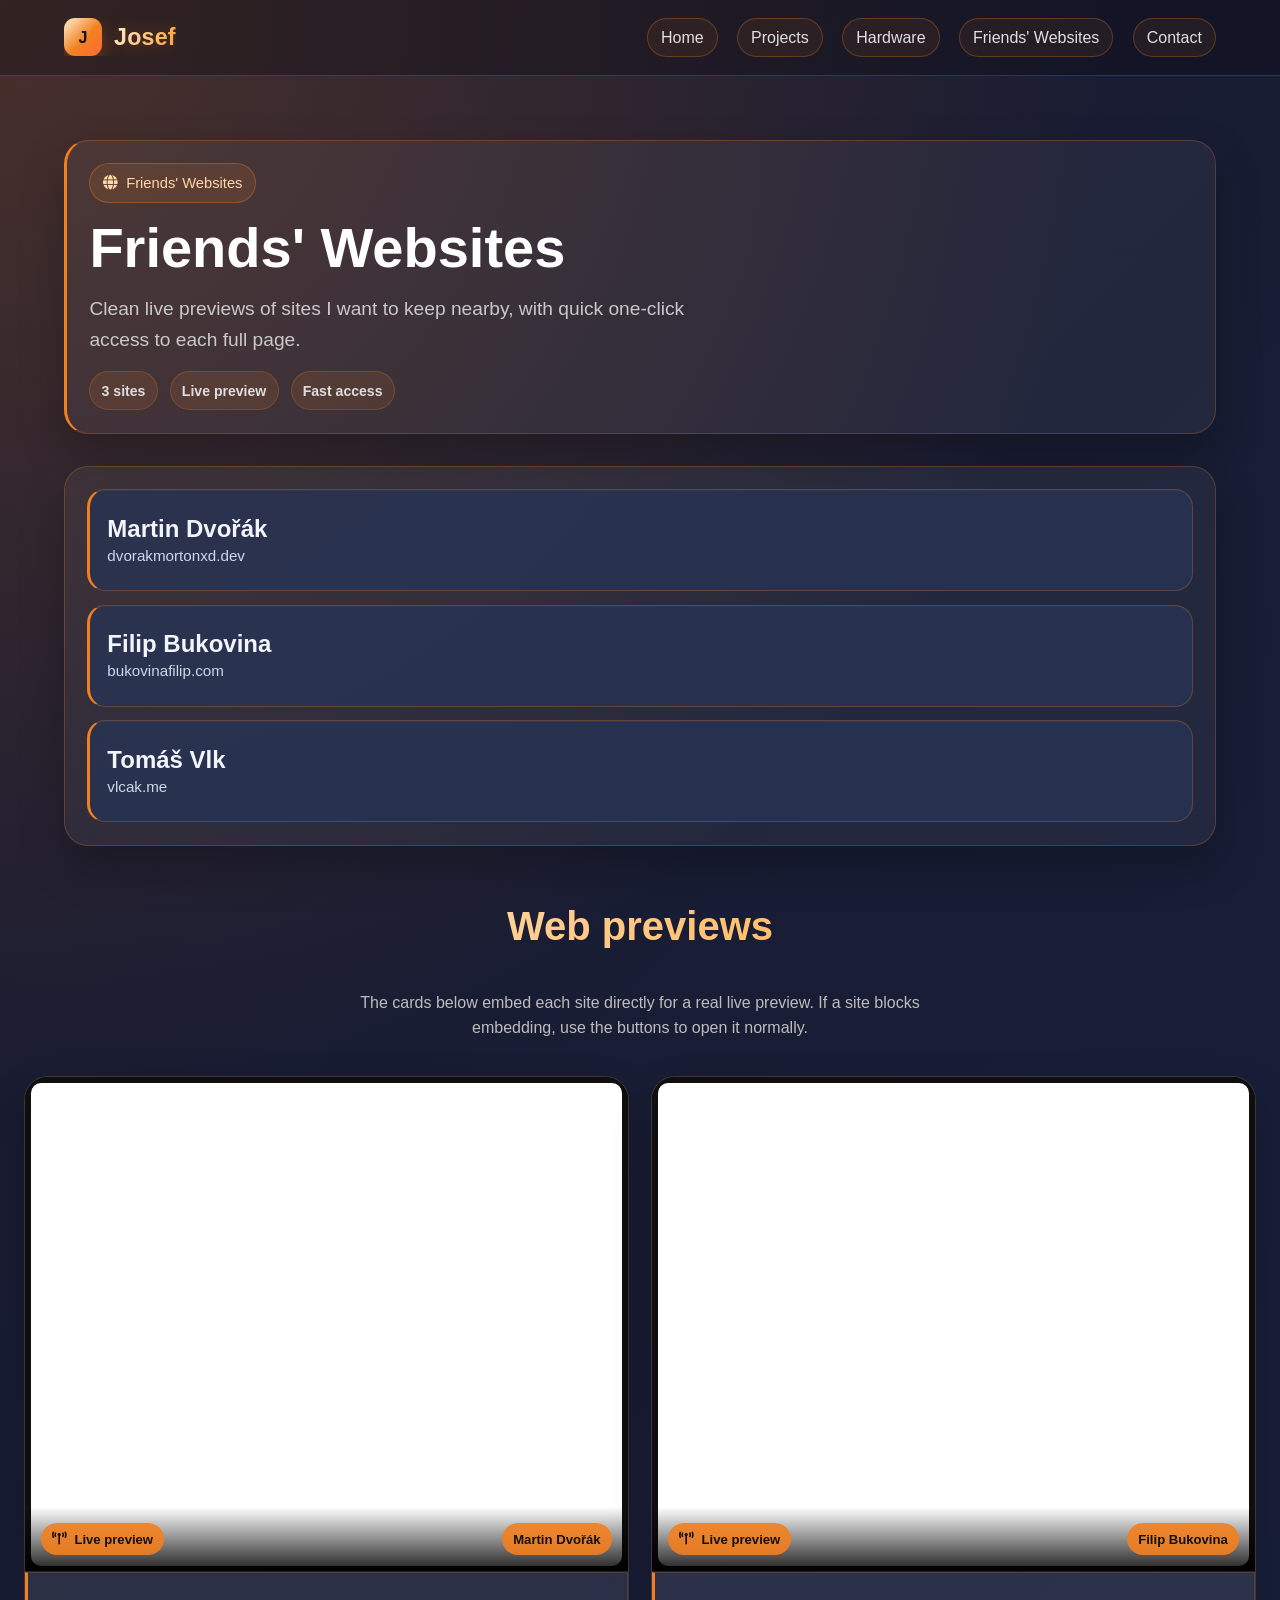
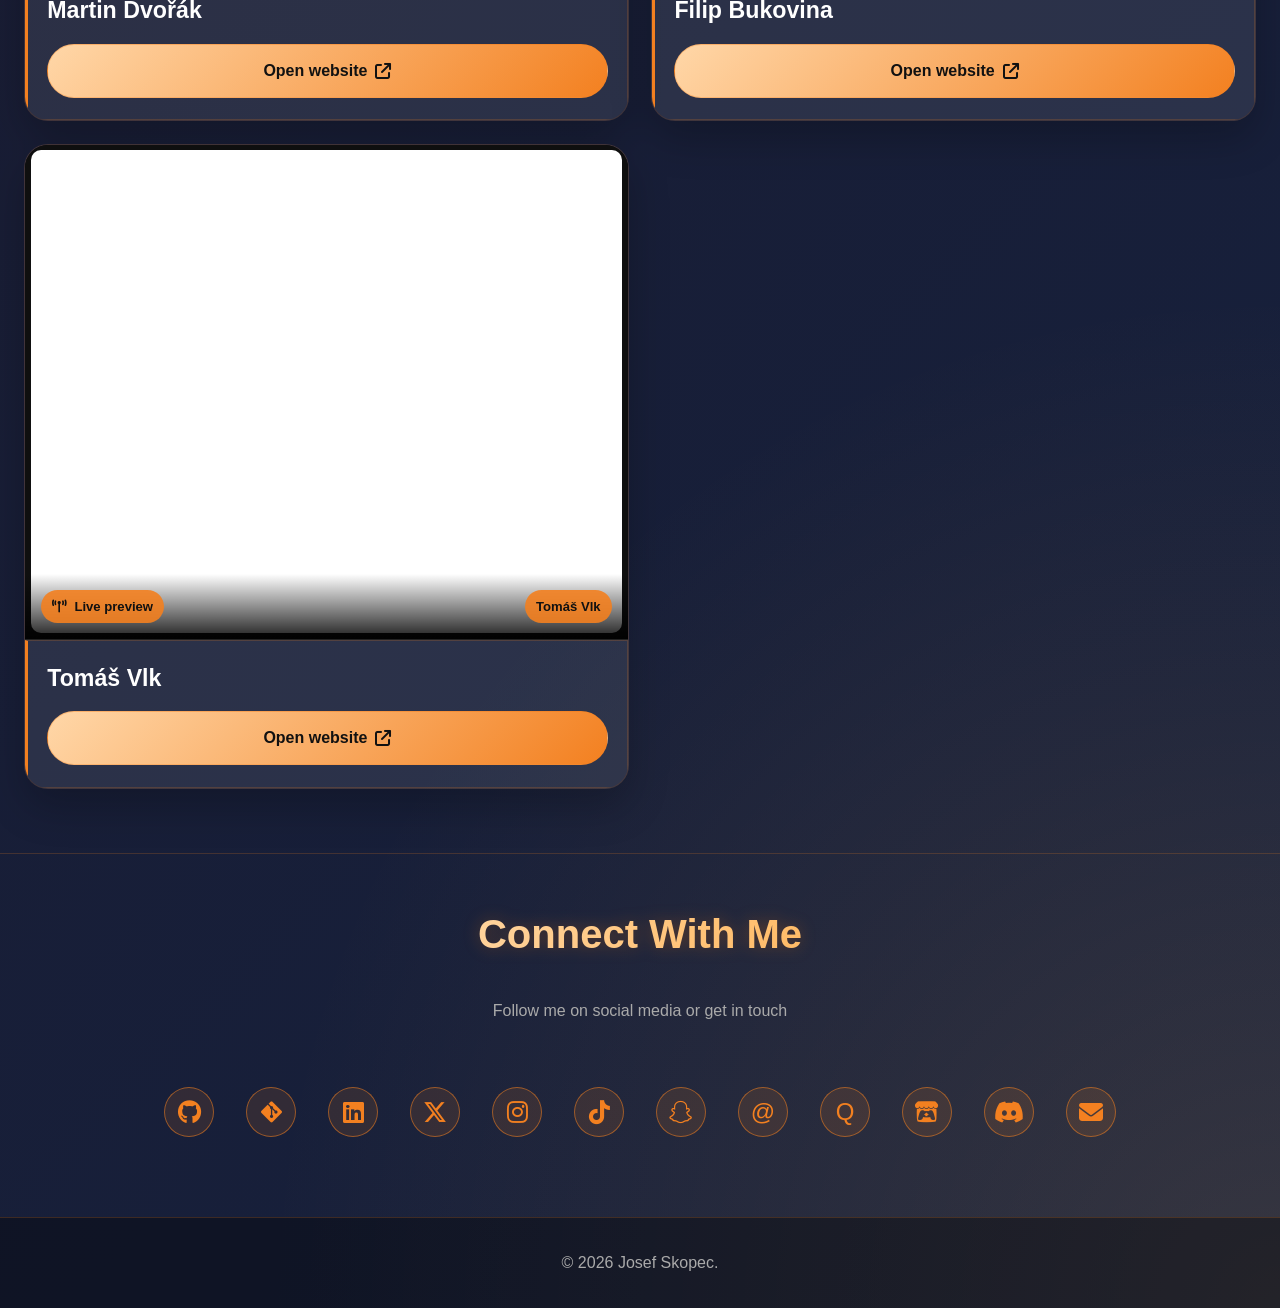
<file: friends-websites.html>
<!DOCTYPE html>
<html lang="en">
<head>
    <meta charset="UTF-8">
    <meta name="viewport" content="width=device-width, initial-scale=1.0">
    <title>Friends Websites | Josef</title>
    <link rel="icon" href="/favicon.svg" type="image/svg+xml" sizes="any">
    <link rel="shortcut icon" href="/favicon.svg" type="image/svg+xml">
    <link rel="stylesheet" href="https://cdnjs.cloudflare.com/ajax/libs/font-awesome/6.5.2/css/all.min.css">
    <style>
        * {
            margin: 0;
            padding: 0;
            box-sizing: border-box;
        }

        html {
            scroll-behavior: smooth;
        }

        * {
            scrollbar-width: thin;
            scrollbar-color: #f38020 rgba(8, 12, 22, 0.85);
        }

        *::-webkit-scrollbar {
            width: 12px;
            height: 12px;
        }

        *::-webkit-scrollbar-track {
            background: rgba(8, 12, 22, 0.8);
        }

        *::-webkit-scrollbar-thumb {
            background: linear-gradient(180deg, #ffad4d 0%, #f38020 55%, #d66b13 100%);
            border-radius: 999px;
            border: 2px solid rgba(243, 128, 32, 0.18);
        }

        *::-webkit-scrollbar-thumb:hover {
            background: linear-gradient(180deg, #445375 0%, #334362 55%, #293754 100%);
        }

        body {
            font-family: 'Segoe UI', Tahoma, Geneva, Verdana, sans-serif;
            background:
                radial-gradient(circle at top left, rgba(243, 128, 32, 0.22), transparent 35%),
                radial-gradient(circle at bottom right, rgba(255, 183, 77, 0.14), transparent 32%),
                linear-gradient(135deg, #1a1a2e 0%, #16213e 100%);
            color: #e8e8e8;
            line-height: 1.6;
            overflow-x: hidden;
            -webkit-text-size-adjust: 100%;
            animation: pageEnter 720ms cubic-bezier(0.2, 0.75, 0.2, 1) both;
            transform-origin: 50% 0;
        }

        @keyframes pageEnter {
            from {
                opacity: 0;
                transform: translateY(16px) scale(0.995);
                filter: blur(3px);
            }
            to {
                opacity: 1;
                transform: translateY(0) scale(1);
                filter: blur(0);
            }
        }

        a,
        button {
            touch-action: manipulation;
        }

        .reveal-on-scroll {
            opacity: 0;
            transform: translateY(22px);
            filter: blur(2px);
            transition: opacity 0.58s ease, transform 0.58s ease, filter 0.58s ease;
        }

        .reveal-on-scroll.is-visible {
            opacity: 1;
            transform: translateY(0);
            filter: blur(0);
        }

        .lift-on-hover {
            transition: transform 0.24s ease, box-shadow 0.24s ease;
        }

        .lift-on-hover:hover {
            transform: translateY(-4px);
            box-shadow: 0 14px 28px rgba(243, 128, 32, 0.14);
        }

        a {
            color: inherit;
        }

        .container {
            max-width: 1200px;
            width: 100%;
            margin: 0 auto;
            padding: 0 clamp(14px, 2.4vw, 24px);
        }

        header {
            background: rgba(10, 10, 20, 0.34);
            padding: 1.1rem 0;
            border-bottom: 1px solid rgba(243, 128, 32, 0.25);
            position: sticky;
            top: 0;
            z-index: 100;
            -webkit-backdrop-filter: blur(20px) saturate(140%);
            backdrop-filter: blur(20px) saturate(140%);
            transition: padding 0.25s ease, background 0.25s ease, backdrop-filter 0.25s ease;
        }

        header.scrolled {
            padding: 1.1rem 0;
            background: rgba(10, 10, 20, 0.46);
            -webkit-backdrop-filter: blur(28px) saturate(145%);
            backdrop-filter: blur(28px) saturate(145%);
        }

        .header-content {
            display: flex;
            justify-content: space-between;
            align-items: center;
            gap: 1rem;
            flex-wrap: wrap;
        }

        .brand {
            display: inline-flex;
            align-items: center;
            gap: 0.75rem;
            white-space: nowrap;
            overflow: hidden;
            max-width: 220px;
            transition: none;
        }

        .brand-mark {
            width: 38px;
            height: 38px;
            border-radius: 11px;
            background: linear-gradient(135deg, #ffefcf 0%, #f38020 55%, #ff6b35 100%);
            color: #111;
            display: grid;
            place-items: center;
            font-weight: 800;
            box-shadow: 0 8px 20px rgba(243, 128, 32, 0.3);
            flex-shrink: 0;
        }

        .brand-text {
            color: #ffd7a8;
            background: linear-gradient(120deg, #fff0dd 0%, #ffbf6f 25%, #ff8a00 50%, #ff5e00 75%, #ffd18c 100%);
            background-size: 240% 240%;
            -webkit-background-clip: text;
            background-clip: text;
            -webkit-text-fill-color: transparent;
            animation: none;
            filter: drop-shadow(0 0 8px rgba(255, 122, 0, 0.28));
            font-size: 1.45rem;
            font-weight: 700;
            letter-spacing: 0.01em;
        }

        @keyframes orangeGradientFlow {
            0% {
                background-position: 0% 50%;
            }
            50% {
                background-position: 100% 50%;
            }
            100% {
                background-position: 0% 50%;
            }
        }

        @media (prefers-reduced-motion: reduce) {
            body {
                animation: none;
            }

            .brand-text {
                animation: none;
            }

            .reveal-on-scroll {
                opacity: 1;
                transform: none;
                filter: none;
                transition: none;
            }

            .lift-on-hover,
            .lift-on-hover:hover {
                transition: none;
                transform: none;
                box-shadow: none;
            }
        }

        header.scrolled .brand-text {
            font-size: 1.45rem;
        }

        nav {
            display: flex;
            align-items: center;
            justify-content: flex-end;
            flex-wrap: wrap;
            gap: 1.2rem;
        }

        nav a {
            color: #e0e0e0;
            text-decoration: none;
            margin-left: 0;
            transition: color 0.3s, font-size 0.25s ease, border-color 0.25s ease, background 0.25s ease;
            border: 1px solid rgba(243, 128, 32, 0.28);
            border-radius: 999px;
            background: rgba(243, 128, 32, 0.08);
            padding: 0.38rem 0.82rem;
        }

        header.scrolled nav a {
            font-size: 1rem;
        }

        nav a:hover {
            color: #f38020;
            border-color: rgba(243, 128, 32, 0.52);
            background: rgba(243, 128, 32, 0.14);
        }

        .hero {
            padding: 4rem 0 2rem;
        }

        .hero-grid {
            display: grid;
            grid-template-columns: 1.05fr 0.95fr;
            gap: 2rem;
            align-items: center;
        }

        .hero-intro-card {
            background: rgba(255, 255, 255, 0.05);
            border-left: 3px solid #f38020;
            border-top: 1px solid rgba(243, 128, 32, 0.25);
            border-right: 1px solid rgba(243, 128, 32, 0.25);
            border-bottom: 1px solid rgba(243, 128, 32, 0.25);
            border-radius: 24px;
            padding: 1.4rem;
            box-shadow: 0 20px 44px rgba(0, 0, 0, 0.25);
        }

        .eyebrow {
            display: inline-flex;
            align-items: center;
            gap: 0.5rem;
            padding: 0.45rem 0.8rem;
            border-radius: 999px;
            background: rgba(243, 128, 32, 0.12);
            border: 1px solid rgba(243, 128, 32, 0.35);
            color: #ffd7a8;
            font-size: 0.92rem;
            margin-bottom: 1rem;
        }

        .hero h1 {
            font-size: 3.5rem;
            line-height: 1.05;
            margin-bottom: 1rem;
            color: #ffffff;
        }

        .hero p {
            font-size: 1.2rem;
            color: #c9c9c9;
            max-width: 58ch;
        }

        .hero-note {
            margin-top: 1.2rem;
            color: #ffce9b;
        }

        .hero-panel {
            background: rgba(255, 255, 255, 0.05);
            border: 1px solid rgba(243, 128, 32, 0.25);
            border-radius: 24px;
            padding: 1.4rem;
            box-shadow: 0 20px 44px rgba(0, 0, 0, 0.25);
            display: flex;
            align-items: center;
        }

        .preview-rack {
            display: grid;
            gap: 0.85rem;
            width: 100%;
        }

        .preview-pill {
            display: flex;
            flex-direction: column;
            align-items: flex-start;
            justify-content: center;
            gap: 0.22rem;
            background: rgba(40, 52, 84, 0.82);
            border-left: 3px solid #f38020;
            border-top: 1px solid rgba(243, 128, 32, 0.28);
            border-right: 1px solid rgba(243, 128, 32, 0.28);
            border-bottom: 1px solid rgba(243, 128, 32, 0.28);
            border-radius: 18px;
            padding: 1rem 1.06rem;
            min-height: 102px;
            box-shadow: inset 0 1px 0 rgba(255, 255, 255, 0.03);
        }

        .preview-pill strong {
            color: #f2f5fc;
            font-size: 1.5rem;
            line-height: 1.1;
            font-weight: 700;
        }

        .preview-pill span {
            color: #cfd8e8;
            font-size: 0.95rem;
            line-height: 1.25;
        }

        main {
            padding: 1rem 0 4rem;
        }

        .section-title {
            font-size: 2.5rem;
            margin-bottom: 2rem;
            text-align: center;
            color: #ffd7a8;
            background: linear-gradient(120deg, #fff0dd 0%, #ffbf6f 25%, #ff8a00 50%, #ff5e00 75%, #ffd18c 100%);
            background-size: 240% 240%;
            -webkit-background-clip: text;
            background-clip: text;
            -webkit-text-fill-color: transparent;
            animation: orangeGradientFlow 6s ease-in-out infinite;
            filter: drop-shadow(0 0 8px rgba(255, 122, 0, 0.28));
        }

        .section-lead {
            text-align: center;
            color: #bdbdbd;
            max-width: 70ch;
            margin: 0 auto 2.2rem;
        }

        .sites-grid {
            display: grid;
            grid-template-columns: repeat(3, minmax(545px, 1fr));
            justify-content: center;
            gap: 1.4rem;
            max-width: 100%;
            margin: 0 auto;
        }

        .sites-container {
            max-width: 1820px;
        }

        .site-card {
            background: rgba(255, 255, 255, 0.05);
            border: 1px solid rgba(243, 128, 32, 0.14);
            border-radius: 24px;
            overflow: hidden;
            box-shadow: 0 18px 40px rgba(0, 0, 0, 0.22);
            transition: transform 0.3s ease, box-shadow 0.3s ease, border-color 0.3s ease;
            height: 100%;
            display: flex;
            flex-direction: column;
        }

        .site-card:hover {
            transform: translateY(-6px);
            box-shadow: 0 24px 56px rgba(243, 128, 32, 0.18);
            border-color: rgba(243, 128, 32, 0.5);
        }

        .site-preview {
            aspect-ratio: 16 / 9;
            background: #111622;
            position: relative;
            overflow: hidden;
            border-bottom: 1px solid rgba(255, 255, 255, 0.08);
        }

        .browser-preview {
            aspect-ratio: 16 / 9;
            min-height: 495px;
            background: #0f0f0f;
        }

        .browser-view {
            position: relative;
            height: 100%;
            overflow: hidden;
            background: #0f0f0f;
            display: flex;
            align-items: center;
            justify-content: center;
            padding: 0.35rem;
        }

        .site-preview img {
            width: 100%;
            height: 100%;
            object-fit: cover;
            display: block;
        }

        .browser-view iframe {
            width: 100%;
            height: 100%;
            border: 0;
            border-radius: 10px;
            background: #fff;
        }

        .browser-view img {
            width: 100%;
            height: 100%;
            object-fit: contain;
            object-position: top center;
        }

        .site-overlay {
            position: absolute;
            left: 0;
            right: 0;
            bottom: 0;
            padding: 1rem;
            background: linear-gradient(180deg, transparent, rgba(0, 0, 0, 0.88));
            display: flex;
            justify-content: space-between;
            align-items: end;
            gap: 1rem;
        }

        .site-overlay span {
            display: inline-flex;
            align-items: center;
            gap: 0.45rem;
            padding: 0.35rem 0.7rem;
            border-radius: 999px;
            background: rgba(243, 128, 32, 0.9);
            color: #111;
            font-size: 0.82rem;
            font-weight: 800;
        }

        .site-content {
            padding: 1.2rem 1.2rem 1.35rem;
            display: flex;
            flex-direction: column;
            gap: 0.9rem;
            flex: 1;
            border-left: 3px solid #f38020;
            border-top: 1px solid rgba(243, 128, 32, 0.2);
            border-right: 1px solid rgba(243, 128, 32, 0.2);
            border-bottom: 1px solid rgba(243, 128, 32, 0.2);
            background: rgba(255, 255, 255, 0.04);
        }

        .site-content h2 {
            font-size: 1.45rem;
            margin-bottom: 0;
            color: #fff;
        }

        .site-content p {
            color: #c8c8c8;
            margin-bottom: 1rem;
        }

        .site-actions {
            display: flex;
            gap: 0.75rem;
            flex-wrap: wrap;
            margin-top: auto;
        }

        .primary-btn {
            display: inline-flex;
            align-items: center;
            justify-content: center;
            gap: 0.5rem;
            padding: 0.82rem 1rem;
            border-radius: 999px;
            text-decoration: none;
            font-weight: 700;
            transition: transform 0.25s ease, filter 0.25s ease, background 0.25s ease, border-color 0.25s ease;
        }

        .primary-btn {
            color: #111;
            background: linear-gradient(135deg, #ffd7a8 0%, #f38020 100%);
            border: 1px solid rgba(243, 128, 32, 0.36);
            flex: 1 1 170px;
        }

        .primary-btn:hover {
            transform: translateY(-2px);
            filter: brightness(1.05);
        }

        .mini-facts {
            display: flex;
            flex-wrap: wrap;
            gap: 0.75rem;
            margin-top: 1rem;
        }

        .fact {
            padding: 0.45rem 0.7rem;
            border-radius: 999px;
            background: rgba(243, 128, 32, 0.12);
            border: 1px solid rgba(243, 128, 32, 0.22);
            color: #dedede;
            font-size: 0.88rem;
            font-weight: 700;
        }

        footer {
            text-align: center;
            padding: 2rem;
            color: #aaa;
            border-top: 1px solid rgba(243, 128, 32, 0.2);
            background: rgba(0, 0, 0, 0.35);
        }

        #contact {
            padding: 3rem 0;
            border-top: 1px solid rgba(243, 128, 32, 0.2);
        }

        #contact h2 {
            font-size: clamp(1.8rem, 4.8vw, 2.5rem);
            margin-bottom: clamp(1.2rem, 3.2vw, 2rem);
            text-align: center;
            color: #ffd7a8;
            background: linear-gradient(120deg, #fff0dd 0%, #ffbf6f 25%, #ff8a00 50%, #ff5e00 75%, #ffd18c 100%);
            background-size: 240% 240%;
            -webkit-background-clip: text;
            background-clip: text;
            -webkit-text-fill-color: transparent;
            animation: orangeGradientFlow 6s ease-in-out infinite;
            filter: drop-shadow(0 0 8px rgba(255, 122, 0, 0.28));
        }

        .social-links {
            display: flex;
            justify-content: center;
            gap: 2rem;
            flex-wrap: wrap;
            padding: 2rem 0;
        }

        .social-btn {
            display: inline-flex;
            align-items: center;
            justify-content: center;
            width: 50px;
            height: 50px;
            background: rgba(243, 128, 32, 0.12);
            border: 1px solid rgba(243, 128, 32, 0.55);
            border-radius: 50%;
            text-decoration: none;
            color: #f38020;
            font-size: 1.5rem;
            transition: all 0.3s;
        }

        .social-btn:hover {
            background: #f38020;
            color: #fff;
            transform: scale(1.1);
        }

        @media (max-width: 1700px) {
            .hero-grid {
                grid-template-columns: 1fr;
            }

            .sites-grid {
                grid-template-columns: repeat(2, minmax(420px, 1fr));
            }
        }

        @media (max-width: 768px) {
            header {
                padding: 0.95rem 0;
            }

            header.scrolled {
                padding: 0.95rem 0;
            }

            .header-content {
                justify-content: space-between;
                align-items: center;
                gap: 0.45rem;
            }

            .brand-text {
                font-size: 1.45rem;
            }

            nav {
                width: 100%;
                justify-content: flex-start;
                gap: 0.45rem;
                overflow-x: auto;
                white-space: nowrap;
                padding-bottom: 0.1rem;
                -webkit-overflow-scrolling: touch;
                scrollbar-width: none;
            }

            nav::-webkit-scrollbar {
                display: none;
            }

            nav a {
                font-size: 1rem;
                border: 1px solid rgba(243, 128, 32, 0.55);
                border-radius: 999px;
                min-height: auto;
                display: inline-flex;
                align-items: center;
                justify-content: center;
                padding: 0.38rem 0.82rem;
                background: rgba(243, 128, 32, 0.1);
                text-align: center;
                flex: 0 0 auto;
            }

            .hero h1 {
                font-size: 2.2rem;
                line-height: 1.12;
            }

            .hero p {
                font-size: 1rem;
            }

            .preview-pill {
                min-height: 88px;
            }
        }

        @media (max-width: 640px) {
            .hero {
                padding-top: 2.6rem;
            }

            .browser-preview {
                min-height: 190px;
            }

            .sites-grid {
                grid-template-columns: 1fr;
            }

            .site-content {
                padding: 1rem;
            }

            .section-title {
                font-size: 1.7rem;
            }

            .social-links {
                gap: 0.75rem;
                padding: 1rem 0;
            }

            .social-btn {
                width: 46px;
                height: 46px;
                font-size: 1.2rem;
            }

            .site-overlay {
                padding: 0.75rem;
            }

            .site-overlay span:last-child {
                display: none;
            }

            .primary-btn {
                min-height: 44px;
                font-size: 0.92rem;
            }
        }

        @media (max-width: 480px) {
            .hero h1 {
                font-size: 1.9rem;
            }
        }
    </style>
</head>
<body>
    <header>
        <div class="container">
            <div class="header-content">
                <div class="brand" aria-label="Josef brand">
                    <div class="brand-mark">J</div>
                    <div class="brand-text">Josef</div>
                </div>
                <nav>
                    <a href="index.html">Home</a>
                    <a href="projects.html">Projects</a>
                    <a href="hardware.html">Hardware</a>
                    <a href="friends-websites.html">Friends' Websites</a>
                    <a href="#contact">Contact</a>
                </nav>
            </div>
        </div>
    </header>

    <section class="hero">
        <div class="container">
            <div class="hero-grid">
                <div>
                    <div class="hero-intro-card">
                        <div class="eyebrow"><i class="fas fa-globe"></i> Friends' Websites</div>
                        <h1>Friends' Websites</h1>
                        <p>Clean live previews of sites I want to keep nearby, with quick one-click access to each full page.</p>
                        <div class="mini-facts">
                            <span class="fact">3 sites</span>
                            <span class="fact">Live preview</span>
                            <span class="fact">Fast access</span>
                        </div>
                    </div>
                </div>
                <div class="hero-panel">
                    <div class="preview-rack">
                        <div class="preview-pill">
                            <strong>Martin Dvořák</strong>
                            <span>dvorakmortonxd.dev</span>
                        </div>
                        <div class="preview-pill">
                            <strong>Filip Bukovina</strong>
                            <span>bukovinafilip.com</span>
                        </div>
                        <div class="preview-pill">
                            <strong>Tomáš Vlk</strong>
                            <span>vlcak.me</span>
                        </div>
                    </div>
                </div>
            </div>
        </div>
    </section>

    <main>
        <div class="container sites-container">
            <h2 class="section-title">Web previews</h2>
            <p class="section-lead">The cards below embed each site directly for a real live preview. If a site blocks embedding, use the buttons to open it normally.</p>

            <div class="sites-grid">
                <article class="site-card">
                    <div class="site-preview browser-preview">
                        <div class="browser-view">
                            <iframe src="https://dvorakmortonxd.dev" title="Live preview of dvorakmortonxd.dev" loading="lazy" referrerpolicy="no-referrer"></iframe>
                        </div>
                        <div class="site-overlay">
                            <span><i class="fas fa-tower-broadcast"></i> Live preview</span>
                            <span>Martin Dvořák</span>
                        </div>
                    </div>
                    <div class="site-content">
                        <h2>Martin Dvořák</h2>
                        <div class="site-actions">
                            <a class="primary-btn" href="https://dvorakmortonxd.dev" target="_blank" rel="noopener noreferrer">
                                Open website <i class="fas fa-arrow-up-right-from-square"></i>
                            </a>
                        </div>
                    </div>
                </article>

                <article class="site-card">
                    <div class="site-preview browser-preview">
                        <div class="browser-view">
                            <iframe src="https://bukovinafilip.com" title="Live preview of bukovinafilip.com" loading="lazy" referrerpolicy="no-referrer"></iframe>
                        </div>
                        <div class="site-overlay">
                            <span><i class="fas fa-tower-broadcast"></i> Live preview</span>
                            <span>Filip Bukovina</span>
                        </div>
                    </div>
                    <div class="site-content">
                        <h2>Filip Bukovina</h2>
                        <div class="site-actions">
                            <a class="primary-btn" href="https://bukovinafilip.com" target="_blank" rel="noopener noreferrer">
                                Open website <i class="fas fa-arrow-up-right-from-square"></i>
                            </a>
                        </div>
                    </div>
                </article>

                <article class="site-card">
                    <div class="site-preview browser-preview">
                        <div class="browser-view">
                            <iframe src="https://vlcak.me" title="Live preview of vlcak.me" loading="lazy" referrerpolicy="no-referrer"></iframe>
                        </div>
                        <div class="site-overlay">
                            <span><i class="fas fa-tower-broadcast"></i> Live preview</span>
                            <span>Tomáš Vlk</span>
                        </div>
                    </div>
                    <div class="site-content">
                        <h2>Tomáš Vlk</h2>
                        <div class="site-actions">
                            <a class="primary-btn" href="https://vlcak.me" target="_blank" rel="noopener noreferrer">
                                Open website <i class="fas fa-arrow-up-right-from-square"></i>
                            </a>
                        </div>
                    </div>
                </article>
            </div>
        </div>
    </main>

    <section id="contact">
        <div class="container">
            <h2>Connect With Me</h2>
            <p style="text-align: center; margin-bottom: 2rem; color: #aaa;">Follow me on social media or get in touch</p>
            <div class="social-links">
                <a href="https://github.com/pepaskopec-blip" class="social-btn" title="GitHub" target="_blank" rel="noopener noreferrer"><i class="fab fa-github"></i></a>
                <a href="https://git.dvorakmortonxd.dev/skopcak" class="social-btn" title="GitDXD" target="_blank" rel="noopener noreferrer"><i class="fab fa-git-alt"></i></a>
                <a href="https://www.linkedin.com/in/josef-skopec-69380234b/" class="social-btn" title="LinkedIn" target="_blank" rel="noopener noreferrer"><i class="fab fa-linkedin"></i></a>
                <a href="https://x.com/ishoot4fun11" class="social-btn" title="X" target="_blank" rel="noopener noreferrer"><i class="fa-brands fa-x-twitter"></i></a>
                <a href="https://www.instagram.com/skopcaak1/" class="social-btn" title="Instagram" target="_blank" rel="noopener noreferrer"><i class="fab fa-instagram"></i></a>
                <a href="https://www.tiktok.com/@skopcaak_1" class="social-btn" title="TikTok" target="_blank" rel="noopener noreferrer"><i class="fab fa-tiktok"></i></a>
                <a href="https://www.snapchat.com/add/skopcaak?share_id=xwTiIsZlpos&locale=en-US" class="social-btn" title="Snapchat" target="_blank" rel="noopener noreferrer"><i class="fab fa-snapchat"></i></a>
                <a href="https://www.threads.com/@skopcaak1" class="social-btn" title="Threads" target="_blank" rel="noopener noreferrer">@</a>
                <a href="https://quipee.me/u/skopcaak_1" class="social-btn" title="Quipee" target="_blank" rel="noopener noreferrer">Q</a>
                <a href="https://itch.io/profile/skopcaak" class="social-btn" title="itch.io" target="_blank" rel="noopener noreferrer"><i class="fab fa-itch-io"></i></a>
                <a href="https://discord.com/app" class="social-btn" title="Discord: ishootn4fun" aria-label="Discord: ishootn4fun" target="_blank" rel="noopener noreferrer"><i class="fab fa-discord"></i></a>
                <a href="mailto:josef@skopec.dev" class="social-btn" title="Email"><i class="fas fa-envelope"></i></a>
            </div>
        </div>
    </section>

    <footer>
        <p>&copy; 2026 Josef Skopec.</p>
    </footer>

    <script>
        const header = document.querySelector('header');
        const SCROLL_ADD_THRESHOLD = 64;
        const SCROLL_REMOVE_THRESHOLD = 20;
        let isHeaderScrolled = window.scrollY > SCROLL_ADD_THRESHOLD;

        function updateHeaderOnScroll() {
            if (!header) return;

            if (!isHeaderScrolled && window.scrollY >= SCROLL_ADD_THRESHOLD) {
                isHeaderScrolled = true;
            } else if (isHeaderScrolled && window.scrollY <= SCROLL_REMOVE_THRESHOLD) {
                isHeaderScrolled = false;
            }

            header.classList.toggle('scrolled', isHeaderScrolled);
        }

        function initRevealAnimations() {
            const reduceMotion = window.matchMedia('(prefers-reduced-motion: reduce)').matches;
            if (reduceMotion) return;

            const revealTargets = document.querySelectorAll(
                '.hero h1, .hero p, .hero-panel, .preview-pill, .section-title, .section-lead, .site-card, .social-btn'
            );

            revealTargets.forEach((el) => el.classList.add('reveal-on-scroll'));
            document.querySelectorAll('.site-card, .preview-pill').forEach((el) => el.classList.add('lift-on-hover'));

            if (!('IntersectionObserver' in window)) {
                revealTargets.forEach((el) => el.classList.add('is-visible'));
                return;
            }

            const observer = new IntersectionObserver((entries) => {
                entries.forEach((entry) => {
                    if (entry.isIntersecting) {
                        entry.target.classList.add('is-visible');
                        observer.unobserve(entry.target);
                    }
                });
            }, {
                threshold: 0.14,
                rootMargin: '0px 0px -8% 0px'
            });

            revealTargets.forEach((el) => observer.observe(el));
        }

        updateHeaderOnScroll();
        initRevealAnimations();
        window.addEventListener('scroll', updateHeaderOnScroll, { passive: true });
    </script>
</body>
</html>
</file>
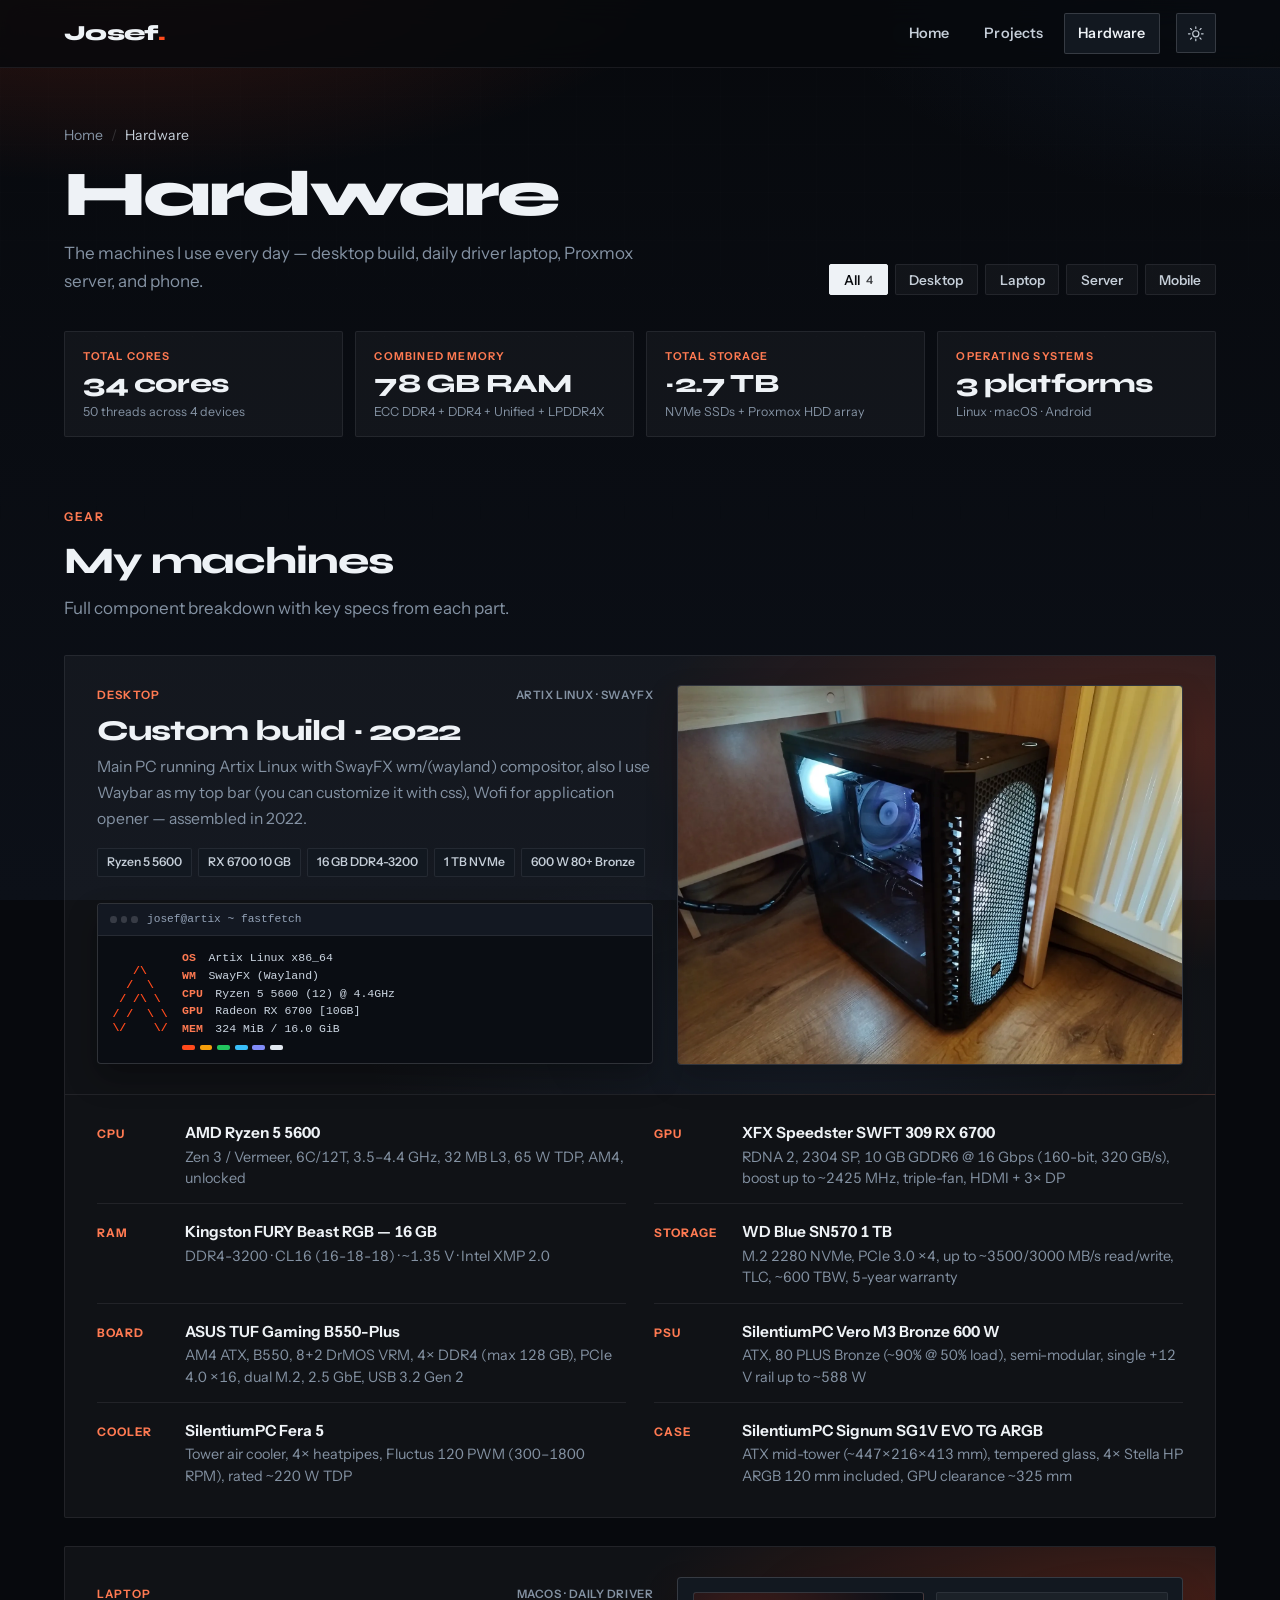
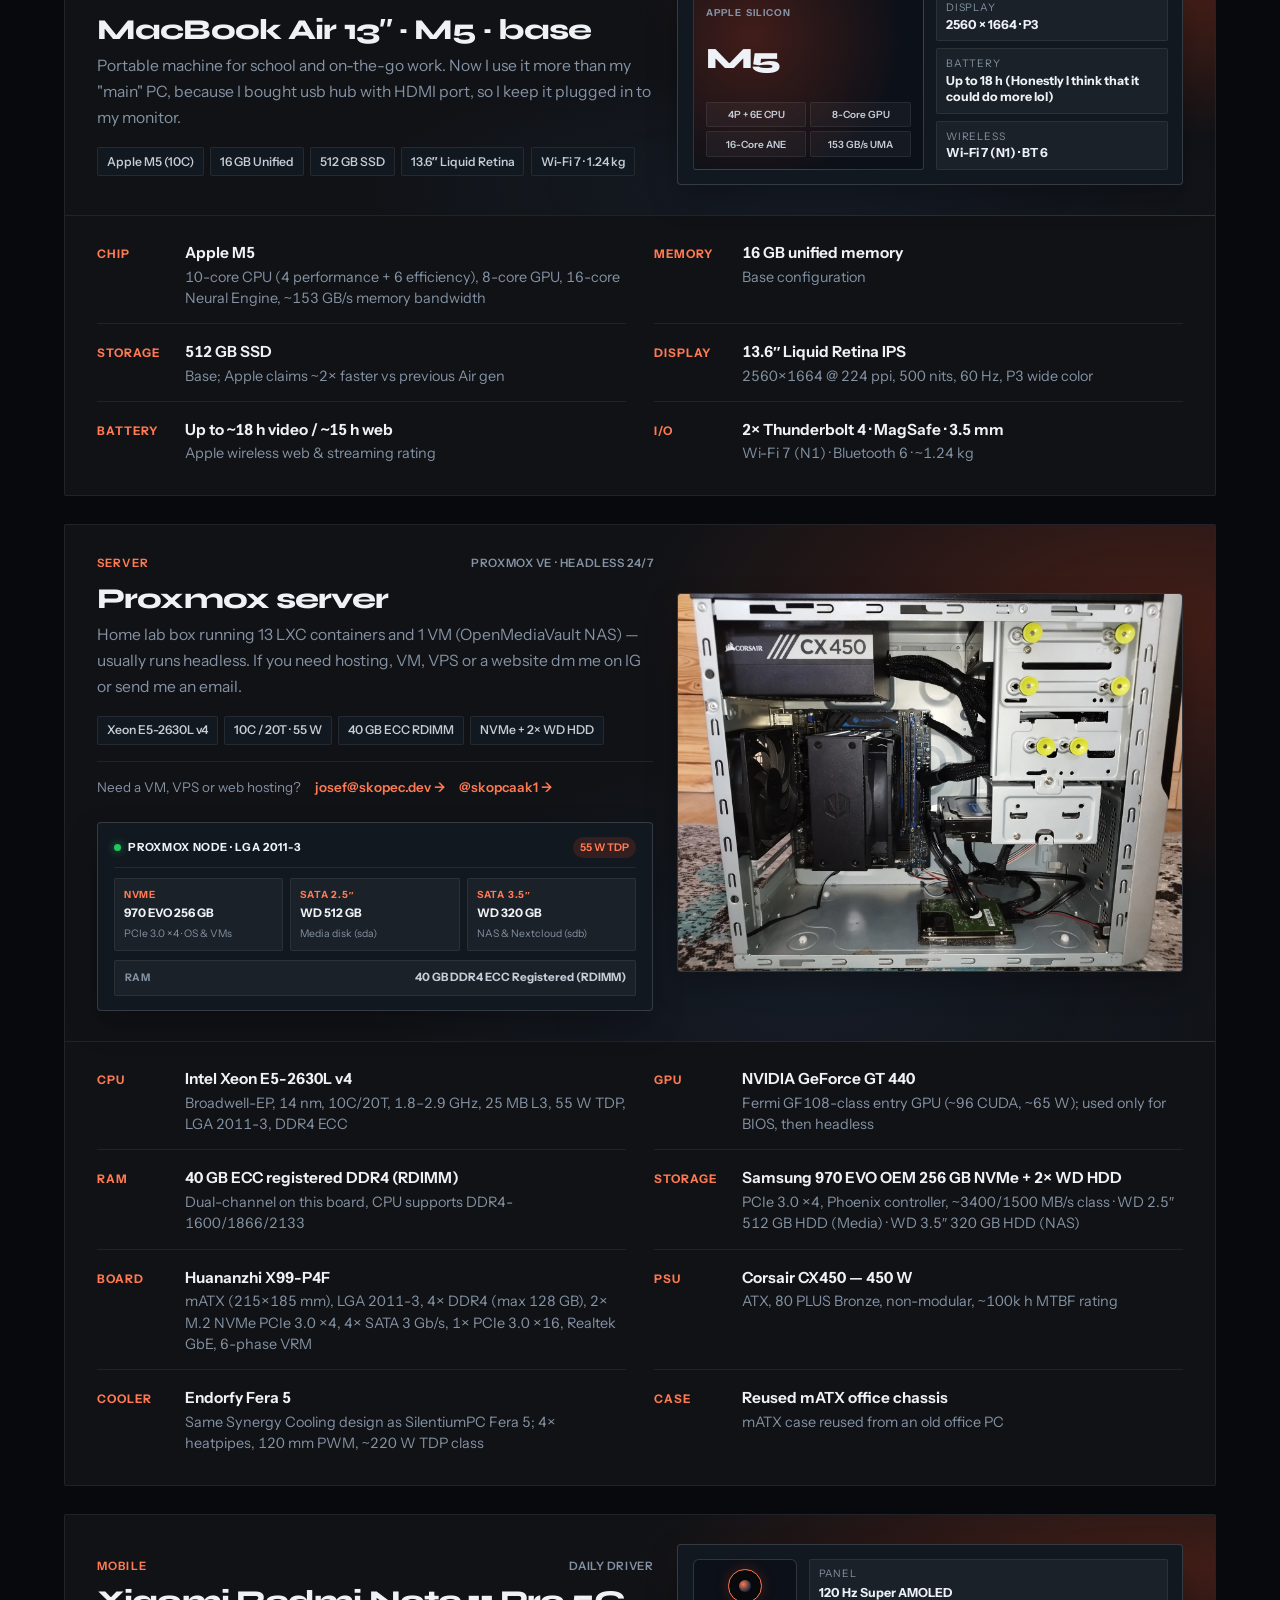
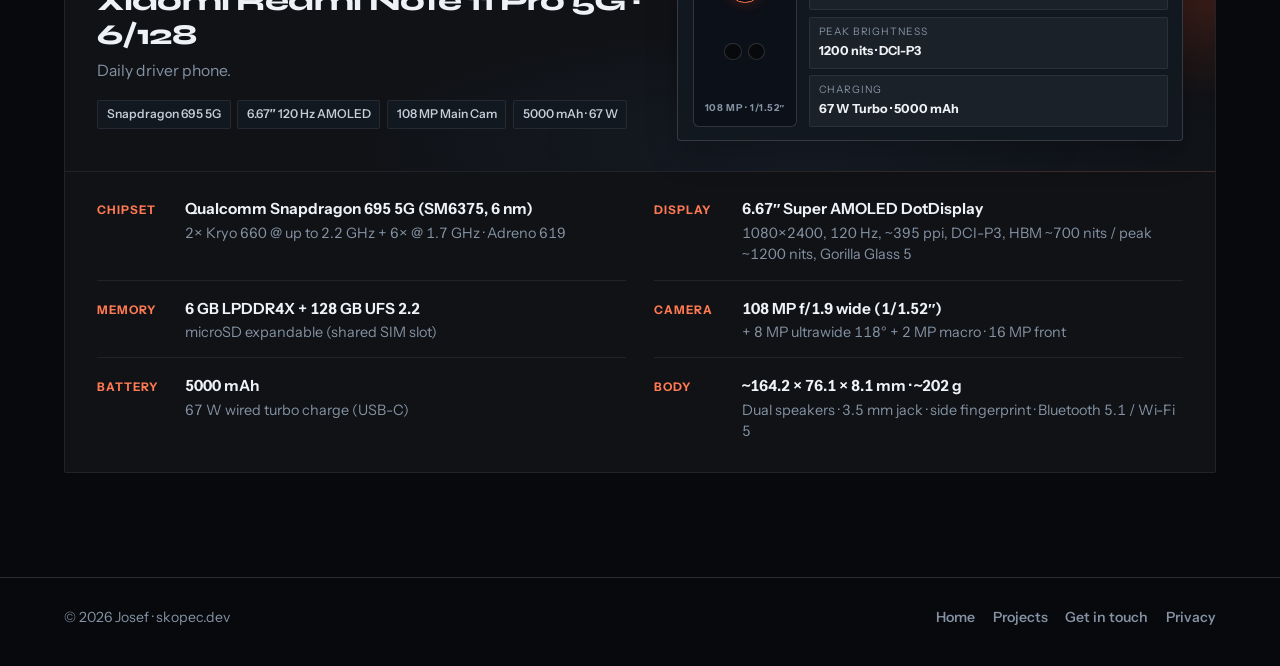
<file: hardware.html>
<!DOCTYPE html>
<html lang="cs">
<head>
  <meta charset="UTF-8">
  <meta name="viewport" content="width=device-width, initial-scale=1.0">
  <meta name="description" content="Josef’s hardware — Ryzen desktop, MacBook Air M5, Proxmox Xeon server, and Redmi Note 11 Pro 5G with full component specs.">
  <title>Hardware — desktop, laptop, server &amp; phone · Josef</title>
  <link rel="canonical" href="https://skopec.dev/hardware.html">
  <meta property="og:title" content="Hardware — Josef">
  <meta property="og:description" content="Full specs for desktop, MacBook Air M5, Proxmox server, and phone.">
  <meta property="og:type" content="website">
  <meta property="og:url" content="https://skopec.dev/hardware.html">
  <meta property="og:image" content="https://skopec.dev/og-image.jpg">
  <meta property="og:image:alt" content="Josef. — skopec.dev">
  <meta property="og:site_name" content="skopec.dev">
  <meta name="twitter:card" content="summary_large_image">
  <meta name="twitter:title" content="Hardware — Josef">
  <meta name="twitter:description" content="Full specs for desktop, MacBook Air M5, Proxmox server, and phone.">
  <meta name="twitter:image" content="https://skopec.dev/og-image.jpg">
  <link rel="preconnect" href="https://fonts.googleapis.com">
  <link rel="preconnect" href="https://fonts.gstatic.com" crossorigin>
  <link href="https://fonts.googleapis.com/css2?family=Instrument+Sans:ital,wght@0,400..700;1,400..700&family=Syne:wght@500..800&display=swap" rel="stylesheet">
  <link rel="icon" href="favicon.svg" type="image/svg+xml">
  <link rel="icon" href="favicon-32.png" sizes="32x32" type="image/png">
  <link rel="apple-touch-icon" href="apple-touch-icon.png">
  <meta name="theme-color" content="#07090d">
  <script>
    (function () {
      try {
        document.documentElement.dataset.theme =
          localStorage.getItem("theme") === "light" ? "light" : "dark";
      } catch (error) {
        document.documentElement.dataset.theme = "dark";
      }
    })();
  </script>
  <link rel="stylesheet" href="style.css?v=20261119">
  <script type="application/ld+json">
  {
    "@context": "https://schema.org",
    "@type": "BreadcrumbList",
    "itemListElement": [
      {"@type": "ListItem", "position": 1, "name": "Home", "item": "https://skopec.dev/"},
      {"@type": "ListItem", "position": 2, "name": "Hardware", "item": "https://skopec.dev/hardware.html"}
    ]
  }
  </script>
</head>
<body>
  <a class="skip-link" href="#main">Skip to content</a>

  <header class="site-header">
    <div class="nav-inner">
      <a class="brand" href="index.html">Josef<span>.</span></a>
      <ul class="nav-links" id="site-nav">
        <li><a href="index.html">Home</a></li>
        <li><a href="projects.html">Projects</a></li>
        <li><a href="hardware.html" aria-current="page">Hardware</a></li>
      </ul>
      <div class="nav-actions">
        <button class="theme-toggle" type="button" aria-label="Switch to light mode" aria-pressed="false" title="Toggle theme">
          <svg class="icon-sun" viewBox="0 0 24 24" aria-hidden="true">
            <circle cx="12" cy="12" r="4.2"></circle>
            <path d="M12 2.6v2.2M12 19.2v2.2M4.2 12H2M22 12h-2.2M6.3 6.3 4.8 4.8M19.2 19.2l-1.5-1.5M17.7 6.3l1.5-1.5M4.8 19.2l1.5-1.5"></path>
          </svg>
          <svg class="icon-moon" viewBox="0 0 24 24" aria-hidden="true">
            <path d="M20.5 14.3A8.6 8.6 0 0 1 9.7 3.5a8.6 8.6 0 1 0 10.8 10.8Z"></path>
          </svg>
        </button>
        <button class="nav-toggle" type="button" aria-expanded="false" aria-controls="site-nav" aria-label="Open menu">
          <span></span><span></span><span></span>
        </button>
      </div>
    </div>
  </header>

  <main id="main" class="page">
    <header class="page-hero wrap reveal">
      <nav class="breadcrumbs" aria-label="Breadcrumb">
        <ol>
          <li><a href="index.html">Home</a></li>
          <li><span aria-current="page">Hardware</span></li>
        </ol>
      </nav>
      <div class="projects-hero-top">
        <div>
          <h1>Hardware</h1>
          <p>The machines I use every day — desktop build, daily driver laptop, Proxmox server, and phone.</p>
        </div>
        <div class="project-filters" role="toolbar" aria-label="Filter hardware">
          <button class="filter-chip is-active" type="button" data-hw-filter="all">All <span>4</span></button>
          <button class="filter-chip" type="button" data-hw-filter="desktop">Desktop</button>
          <button class="filter-chip" type="button" data-hw-filter="laptop">Laptop</button>
          <button class="filter-chip" type="button" data-hw-filter="server">Server</button>
          <button class="filter-chip" type="button" data-hw-filter="mobile">Mobile</button>
        </div>
      </div>

      <ul class="hw-overview" aria-label="Combined hardware totals">
        <li>
          <span class="hw-overview-label">Total cores</span>
          <strong>34 cores</strong>
          <span class="hw-overview-sub">50 threads across 4 devices</span>
        </li>
        <li>
          <span class="hw-overview-label">Combined memory</span>
          <strong>78 GB RAM</strong>
          <span class="hw-overview-sub">ECC DDR4 + DDR4 + Unified + LPDDR4X</span>
        </li>
        <li>
          <span class="hw-overview-label">Total storage</span>
          <strong>~2.7 TB</strong>
          <span class="hw-overview-sub">NVMe SSDs + Proxmox HDD array</span>
        </li>
        <li>
          <span class="hw-overview-label">Operating systems</span>
          <strong>3 platforms</strong>
          <span class="hw-overview-sub">Linux · macOS · Android</span>
        </li>
      </ul>
    </header>

    <section class="section projects-section" aria-labelledby="machines-title">
      <div class="wrap reveal">
        <p class="section-label">Gear</p>
        <h2 id="machines-title">My machines</h2>
        <p class="section-lead">Full component breakdown with key specs from each part.</p>

        <ul class="hw-grid">
          <!-- 1. Desktop -->
          <li class="hw-card" data-hw-category="desktop">
            <div class="hw-card-top">
              <div class="hw-card-intro">
                <div class="project-card-meta">
                  <span class="tag">Desktop</span>
                  <span class="project-status">Artix Linux · SwayFX</span>
                </div>
                <h3>Custom build · 2022</h3>
                <p>Main PC running Artix Linux with SwayFX wm/(wayland) compositor, also I use Waybar as my top bar (you can customize it with css), Wofi for application opener — assembled in 2022.</p>
                <ul class="project-pills" aria-label="Key desktop specs">
                  <li>Ryzen 5 5600</li>
                  <li>RX 6700 10 GB</li>
                  <li>16 GB DDR4-3200</li>
                  <li>1 TB NVMe</li>
                  <li>600 W 80+ Bronze</li>
                </ul>
              </div>
              <img class="hw-photo" src="main-pc.webp" width="1600" height="1200" loading="lazy" decoding="async"
                alt="The main PC: a black mid-tower with a tempered-glass side panel and mesh front, white-lit fans, with the Fera 5 cooler and XFX Radeon card visible inside.">
              <div class="hw-visual" aria-hidden="true">
                <div class="mock-fetch">
                  <div class="mock-fetch-bar">
                    <span class="mock-dots"><i></i><i></i><i></i></span>
                    <span>josef@artix ~ fastfetch</span>
                  </div>
                  <div class="mock-fetch-body">
                    <pre class="fetch-ascii">   /\
  /  \
 / /\ \
/ /  \ \
\/    \/</pre>
                    <div class="fetch-lines">
                      <div><b>OS</b> Artix Linux x86_64</div>
                      <div><b>WM</b> SwayFX (Wayland)</div>
                      <div><b>CPU</b> Ryzen 5 5600 (12) @ 4.4GHz</div>
                      <div><b>GPU</b> Radeon RX 6700 [10GB]</div>
                      <div><b>MEM</b> 324 MiB / 16.0 GiB</div>
                      <div class="fetch-palette"><i></i><i></i><i></i><i></i><i></i><i></i></div>
                    </div>
                  </div>
                </div>
              </div>
            </div>
            <dl class="hw-spec-grid">
              <div>
                <dt>CPU</dt>
                <dd><strong>AMD Ryzen 5 5600</strong>Zen 3 / Vermeer, 6C/12T, 3.5–4.4 GHz, 32 MB L3, 65 W TDP, AM4, unlocked</dd>
              </div>
              <div>
                <dt>GPU</dt>
                <dd><strong>XFX Speedster SWFT 309 RX 6700</strong>RDNA 2, 2304 SP, 10 GB GDDR6 @ 16 Gbps (160-bit, 320 GB/s), boost up to ~2425 MHz, triple-fan, HDMI + 3× DP</dd>
              </div>
              <div>
                <dt>RAM</dt>
                <dd><strong>Kingston FURY Beast RGB — 16 GB</strong>DDR4-3200 · CL16 (16-18-18) · ~1.35 V · Intel XMP 2.0</dd>
              </div>
              <div>
                <dt>Storage</dt>
                <dd><strong>WD Blue SN570 1 TB</strong>M.2 2280 NVMe, PCIe 3.0 ×4, up to ~3500/3000 MB/s read/write, TLC, ~600 TBW, 5-year warranty</dd>
              </div>
              <div>
                <dt>Board</dt>
                <dd><strong>ASUS TUF Gaming B550-Plus</strong>AM4 ATX, B550, 8+2 DrMOS VRM, 4× DDR4 (max 128 GB), PCIe 4.0 ×16, dual M.2, 2.5 GbE, USB 3.2 Gen 2</dd>
              </div>
              <div>
                <dt>PSU</dt>
                <dd><strong>SilentiumPC Vero M3 Bronze 600 W</strong>ATX, 80 PLUS Bronze (~90% @ 50% load), semi-modular, single +12 V rail up to ~588 W</dd>
              </div>
              <div>
                <dt>Cooler</dt>
                <dd><strong>SilentiumPC Fera 5</strong>Tower air cooler, 4× heatpipes, Fluctus 120 PWM (300–1800 RPM), rated ~220 W TDP</dd>
              </div>
              <div>
                <dt>Case</dt>
                <dd><strong>SilentiumPC Signum SG1V EVO TG ARGB</strong>ATX mid-tower (~447×216×413 mm), tempered glass, 4× Stella HP ARGB 120 mm included, GPU clearance ~325 mm</dd>
              </div>
            </dl>
          </li>

          <!-- 2. Laptop -->
          <li class="hw-card" data-hw-category="laptop">
            <div class="hw-card-top">
              <div class="hw-card-intro">
                <div class="project-card-meta">
                  <span class="tag">Laptop</span>
                  <span class="project-status">macOS · Daily driver</span>
                </div>
                <h3>MacBook Air 13″ · M5 · base</h3>
                <p>Portable machine for school and on-the-go work. Now I use it more than my "main" PC, because I bought usb hub with HDMI port, so I keep it plugged in to my monitor.</p>
                <ul class="project-pills" aria-label="Key laptop specs">
                  <li>Apple M5 (10C)</li>
                  <li>16 GB Unified</li>
                  <li>512 GB SSD</li>
                  <li>13.6″ Liquid Retina</li>
                  <li>Wi-Fi 7 · 1.24 kg</li>
                </ul>
              </div>
              <div class="hw-visual" aria-hidden="true">
                <div class="mock-soc">
                  <div class="mock-soc-die">
                    <span class="soc-label">APPLE SILICON</span>
                    <strong class="soc-title">M5</strong>
                    <div class="soc-blocks">
                      <span>4P + 6E CPU</span>
                      <span>8-Core GPU</span>
                      <span>16-Core ANE</span>
                      <span>153 GB/s UMA</span>
                    </div>
                  </div>
                  <div class="mock-soc-side">
                    <div class="soc-stat">
                      <span>Display</span>
                      <strong>2560 × 1664 · P3</strong>
                    </div>
                    <div class="soc-stat">
                      <span>Battery</span>
                      <strong>Up to 18 h (Honestly I think that it could do more lol)</strong>
                    </div>
                    <div class="soc-stat">
                      <span>Wireless</span>
                      <strong>Wi-Fi 7 (N1) · BT 6</strong>
                    </div>
                  </div>
                </div>
              </div>
            </div>
            <dl class="hw-spec-grid">
              <div>
                <dt>Chip</dt>
                <dd><strong>Apple M5</strong>10-core CPU (4 performance + 6 efficiency), 8-core GPU, 16-core Neural Engine, ~153 GB/s memory bandwidth</dd>
              </div>
              <div>
                <dt>Memory</dt>
                <dd><strong>16 GB unified memory</strong>Base configuration</dd>
              </div>
              <div>
                <dt>Storage</dt>
                <dd><strong>512 GB SSD</strong>Base; Apple claims ~2× faster vs previous Air gen</dd>
              </div>
              <div>
                <dt>Display</dt>
                <dd><strong>13.6″ Liquid Retina IPS</strong>2560×1664 @ 224 ppi, 500 nits, 60 Hz, P3 wide color</dd>
              </div>
              <div>
                <dt>Battery</dt>
                <dd><strong>Up to ~18 h video / ~15 h web</strong>Apple wireless web &amp; streaming rating</dd>
              </div>
              <div>
                <dt>I/O</dt>
                <dd><strong>2× Thunderbolt 4 · MagSafe · 3.5 mm</strong>Wi-Fi 7 (N1) · Bluetooth 6 · ~1.24 kg</dd>
              </div>
            </dl>
          </li>

          <!-- 3. Server -->
          <li class="hw-card" data-hw-category="server">
            <div class="hw-card-top">
              <div class="hw-card-intro">
                <div class="project-card-meta">
                  <span class="tag">Server</span>
                  <span class="project-status">Proxmox VE · Headless 24/7</span>
                </div>
                <h3>Proxmox server</h3>
                <p>Home lab box running 13 LXC containers and 1 VM (OpenMediaVault NAS) — usually runs headless. If you need hosting, VM, VPS or a website dm me on IG or send me an email.</p>
                <ul class="project-pills" aria-label="Key server specs">
                  <li>Xeon E5-2630L v4</li>
                  <li>10C / 20T · 55 W</li>
                  <li>40 GB ECC RDIMM</li>
                  <li>NVMe + 2× WD HDD</li>
                </ul>
                <div class="hw-hosting-cta">
                  <span>Need a VM, VPS or web hosting?</span>
                  <a href="mailto:josef@skopec.dev">josef@skopec.dev →</a>
                  <a href="https://www.instagram.com/skopcaak1" target="_blank" rel="noopener noreferrer">@skopcaak1 →</a>
                </div>
              </div>
              <img class="hw-photo" src="server.webp" width="1600" height="1200" loading="lazy" decoding="async"
                alt="The Proxmox server with the side panel off: Corsair CX450 PSU, Huananzhi board with an Endorfy Fera 5 cooler, RAM and WD drives in a reused office case.">
              <div class="hw-visual" aria-hidden="true">
                <div class="mock-server-unit">
                  <div class="server-unit-top">
                    <span class="mock-status-dot"></span>
                    <span class="server-unit-name">PROXMOX NODE · LGA 2011-3</span>
                    <span class="server-unit-tdp">55 W TDP</span>
                  </div>
                  <div class="server-bays">
                    <div class="server-bay">
                      <span class="bay-type">NVMe</span>
                      <strong>970 EVO 256 GB</strong>
                      <span class="bay-sub">PCIe 3.0 ×4 · OS &amp; VMs</span>
                    </div>
                    <div class="server-bay">
                      <span class="bay-type">SATA 2.5″</span>
                      <strong>WD 512 GB</strong>
                      <span class="bay-sub">Media disk (sda)</span>
                    </div>
                    <div class="server-bay">
                      <span class="bay-type">SATA 3.5″</span>
                      <strong>WD 320 GB</strong>
                      <span class="bay-sub">NAS &amp; Nextcloud (sdb)</span>
                    </div>
                  </div>
                  <div class="server-mem-strip">
                    <span>RAM</span>
                    <strong>40 GB DDR4 ECC Registered (RDIMM)</strong>
                  </div>
                </div>
              </div>
            </div>
            <dl class="hw-spec-grid">
              <div>
                <dt>CPU</dt>
                <dd><strong>Intel Xeon E5-2630L v4</strong>Broadwell-EP, 14 nm, 10C/20T, 1.8–2.9 GHz, 25 MB L3, 55 W TDP, LGA 2011-3, DDR4 ECC</dd>
              </div>
              <div>
                <dt>GPU</dt>
                <dd><strong>NVIDIA GeForce GT 440</strong>Fermi GF108-class entry GPU (~96 CUDA, ~65 W); used only for BIOS, then headless</dd>
              </div>
              <div>
                <dt>RAM</dt>
                <dd><strong>40 GB ECC registered DDR4 (RDIMM)</strong>Dual-channel on this board, CPU supports DDR4-1600/1866/2133</dd>
              </div>
              <div>
                <dt>Storage</dt>
                <dd><strong>Samsung 970 EVO OEM 256 GB NVMe + 2× WD HDD</strong>PCIe 3.0 ×4, Phoenix controller, ~3400/1500 MB/s class · WD 2.5″ 512 GB HDD (Media) · WD 3.5″ 320 GB HDD (NAS)</dd>
              </div>
              <div>
                <dt>Board</dt>
                <dd><strong>Huananzhi X99-P4F</strong>mATX (215×185 mm), LGA 2011-3, 4× DDR4 (max 128 GB), 2× M.2 NVMe PCIe 3.0 ×4, 4× SATA 3 Gb/s, 1× PCIe 3.0 ×16, Realtek GbE, 6-phase VRM</dd>
              </div>
              <div>
                <dt>PSU</dt>
                <dd><strong>Corsair CX450 — 450 W</strong>ATX, 80 PLUS Bronze, non-modular, ~100k h MTBF rating</dd>
              </div>
              <div>
                <dt>Cooler</dt>
                <dd><strong>Endorfy Fera 5</strong>Same Synergy Cooling design as SilentiumPC Fera 5; 4× heatpipes, 120 mm PWM, ~220 W TDP class</dd>
              </div>
              <div>
                <dt>Case</dt>
                <dd><strong>Reused mATX office chassis</strong>mATX case reused from an old office PC</dd>
              </div>
            </dl>
          </li>

          <!-- 4. Mobile -->
          <li class="hw-card" data-hw-category="mobile">
            <div class="hw-card-top">
              <div class="hw-card-intro">
                <div class="project-card-meta">
                  <span class="tag">Mobile</span>
                  <span class="project-status">Daily driver</span>
                </div>
                <h3>Xiaomi Redmi Note 11 Pro 5G · 6/128</h3>
                <p>Daily driver phone.</p>
                <ul class="project-pills" aria-label="Key phone specs">
                  <li>Snapdragon 695 5G</li>
                  <li>6.67″ 120 Hz AMOLED</li>
                  <li>108 MP Main Cam</li>
                  <li>5000 mAh · 67 W</li>
                </ul>
              </div>
              <div class="hw-visual" aria-hidden="true">
                <div class="mock-phone">
                  <div class="mock-phone-cam">
                    <span class="cam-lens cam-main"><i></i></span>
                    <div class="cam-aux">
                      <span class="cam-lens"></span>
                      <span class="cam-lens"></span>
                    </div>
                    <span class="cam-tag">108 MP · 1/1.52″</span>
                  </div>
                  <div class="mock-phone-specs">
                    <div>
                      <span>Panel</span>
                      <strong>120 Hz Super AMOLED</strong>
                    </div>
                    <div>
                      <span>Peak Brightness</span>
                      <strong>1200 nits · DCI-P3</strong>
                    </div>
                    <div>
                      <span>Charging</span>
                      <strong>67 W Turbo · 5000 mAh</strong>
                    </div>
                  </div>
                </div>
              </div>
            </div>
            <dl class="hw-spec-grid">
              <div>
                <dt>Chipset</dt>
                <dd><strong>Qualcomm Snapdragon 695 5G (SM6375, 6 nm)</strong>2× Kryo 660 @ up to 2.2 GHz + 6× @ 1.7 GHz · Adreno 619</dd>
              </div>
              <div>
                <dt>Display</dt>
                <dd><strong>6.67″ Super AMOLED DotDisplay</strong>1080×2400, 120 Hz, ~395 ppi, DCI-P3, HBM ~700 nits / peak ~1200 nits, Gorilla Glass 5</dd>
              </div>
              <div>
                <dt>Memory</dt>
                <dd><strong>6 GB LPDDR4X + 128 GB UFS 2.2</strong>microSD expandable (shared SIM slot)</dd>
              </div>
              <div>
                <dt>Camera</dt>
                <dd><strong>108 MP f/1.9 wide (1/1.52″)</strong>+ 8 MP ultrawide 118° + 2 MP macro · 16 MP front</dd>
              </div>
              <div>
                <dt>Battery</dt>
                <dd><strong>5000 mAh</strong>67 W wired turbo charge (USB-C)</dd>
              </div>
              <div>
                <dt>Body</dt>
                <dd><strong>~164.2 × 76.1 × 8.1 mm · ~202 g</strong>Dual speakers · 3.5 mm jack · side fingerprint · Bluetooth 5.1 / Wi-Fi 5</dd>
              </div>
            </dl>
          </li>
        </ul>
      </div>
    </section>
  </main>

  <footer class="site-footer">
    <div class="footer-inner">
      <span>© <span data-year></span> Josef · skopec.dev</span>
      <nav class="footer-links" aria-label="Footer">
        <a href="index.html">Home</a>
        <a href="projects.html">Projects</a>
        <a href="index.html#connect">Get in touch</a>
        <a href="privacy.html">Privacy</a>
      </nav>
    </div>
  </footer>

  <script src="script.js?v=20261119" defer></script>
</body>
</html>
</file>
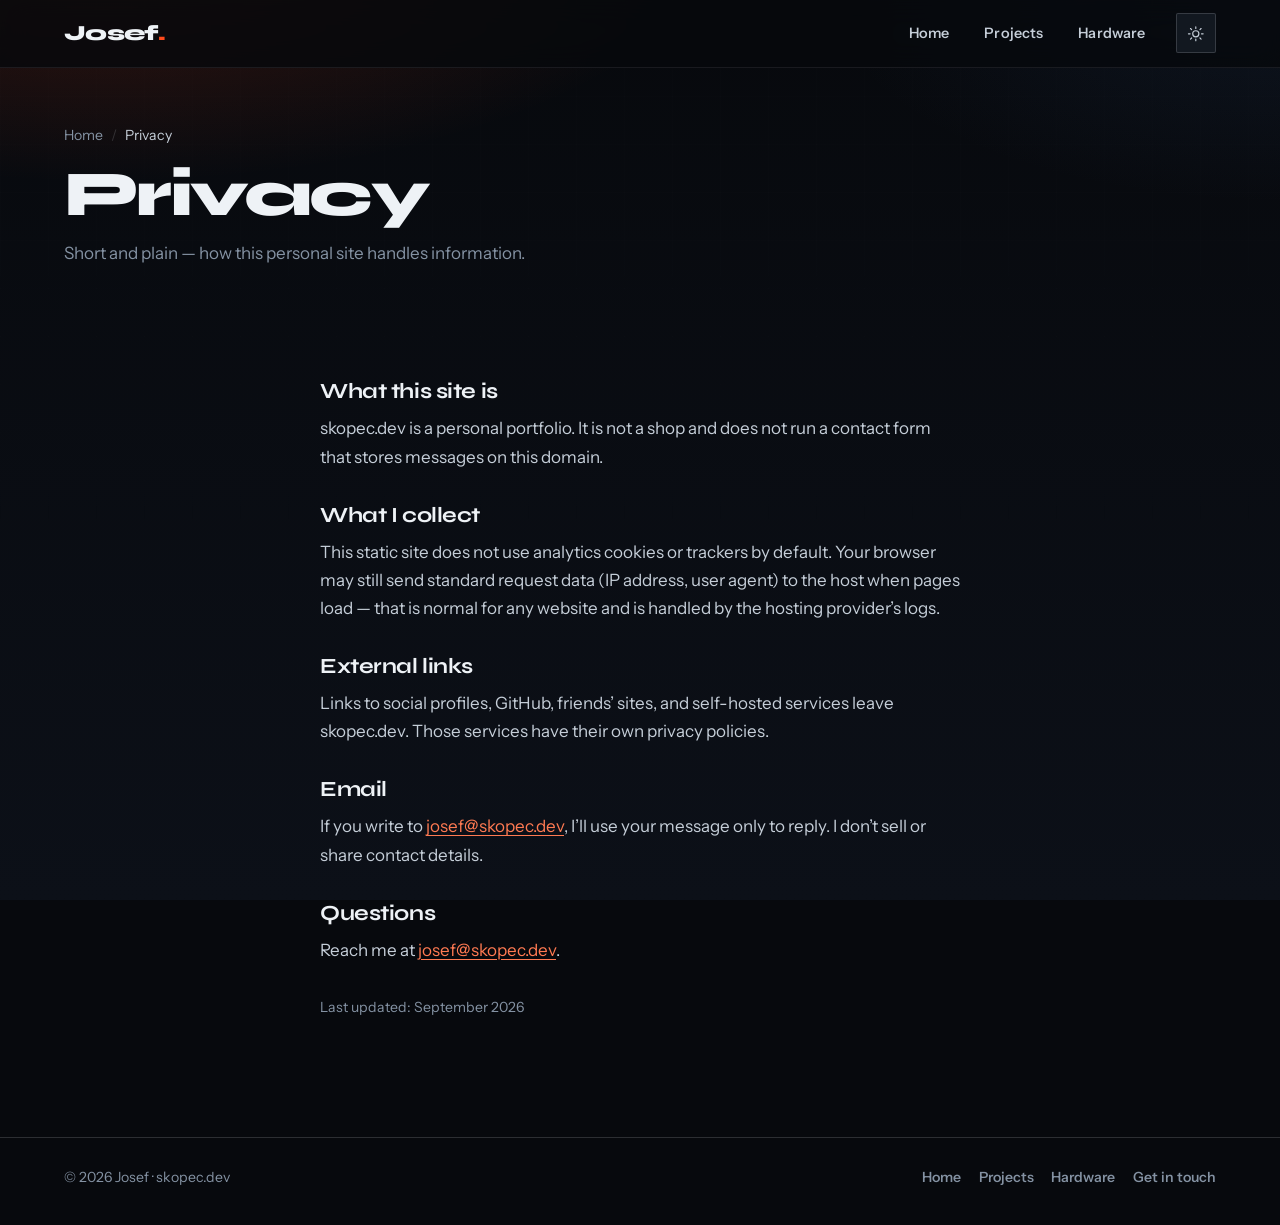
<file: privacy.html>
<!DOCTYPE html>
<html lang="cs">
<head>
  <meta charset="UTF-8">
  <meta name="viewport" content="width=device-width, initial-scale=1.0">
  <meta name="description" content="Privacy policy for skopec.dev — what this personal site collects and how data is handled.">
  <title>Privacy — Josef</title>
  <link rel="canonical" href="https://skopec.dev/privacy.html">
  <meta property="og:title" content="Privacy — Josef">
  <meta property="og:description" content="Privacy policy for skopec.dev.">
  <meta property="og:type" content="website">
  <meta property="og:url" content="https://skopec.dev/privacy.html">
  <meta property="og:image" content="https://skopec.dev/og-image.jpg">
  <meta property="og:site_name" content="skopec.dev">
  <meta name="twitter:card" content="summary_large_image">
  <meta name="twitter:title" content="Privacy — Josef">
  <meta name="twitter:description" content="Privacy policy for skopec.dev.">
  <meta name="twitter:image" content="https://skopec.dev/og-image.jpg">
  <link rel="preconnect" href="https://fonts.googleapis.com">
  <link rel="preconnect" href="https://fonts.gstatic.com" crossorigin>
  <link href="https://fonts.googleapis.com/css2?family=Instrument+Sans:ital,wght@0,400..700;1,400..700&family=Syne:wght@500..800&display=swap" rel="stylesheet">
  <link rel="icon" href="favicon.svg" type="image/svg+xml">
  <link rel="icon" href="favicon-32.png" sizes="32x32" type="image/png">
  <link rel="apple-touch-icon" href="apple-touch-icon.png">
  <meta name="theme-color" content="#07090d">
  <script>
    (function () {
      try {
        document.documentElement.dataset.theme =
          localStorage.getItem("theme") === "light" ? "light" : "dark";
      } catch (error) {
        document.documentElement.dataset.theme = "dark";
      }
    })();
  </script>
  <link rel="stylesheet" href="style.css?v=20261119">
  <script type="application/ld+json">
  {
    "@context": "https://schema.org",
    "@type": "BreadcrumbList",
    "itemListElement": [
      {"@type": "ListItem", "position": 1, "name": "Home", "item": "https://skopec.dev/"},
      {"@type": "ListItem", "position": 2, "name": "Privacy", "item": "https://skopec.dev/privacy.html"}
    ]
  }
  </script>
</head>
<body>
  <a class="skip-link" href="#main">Skip to content</a>

  <header class="site-header">
    <div class="nav-inner">
      <a class="brand" href="index.html">Josef<span>.</span></a>
      <ul class="nav-links" id="site-nav">
        <li><a href="index.html">Home</a></li>
        <li><a href="projects.html">Projects</a></li>
        <li><a href="hardware.html">Hardware</a></li>
      </ul>
      <div class="nav-actions">
        <button class="theme-toggle" type="button" aria-label="Switch to light mode" aria-pressed="false" title="Toggle theme">
          <svg class="icon-sun" viewBox="0 0 24 24" aria-hidden="true">
            <circle cx="12" cy="12" r="4.2"></circle>
            <path d="M12 2.6v2.2M12 19.2v2.2M4.2 12H2M22 12h-2.2M6.3 6.3 4.8 4.8M19.2 19.2l-1.5-1.5M17.7 6.3l1.5-1.5M4.8 19.2l1.5-1.5"></path>
          </svg>
          <svg class="icon-moon" viewBox="0 0 24 24" aria-hidden="true">
            <path d="M20.5 14.3A8.6 8.6 0 0 1 9.7 3.5a8.6 8.6 0 1 0 10.8 10.8Z"></path>
          </svg>
        </button>
        <button class="nav-toggle" type="button" aria-expanded="false" aria-controls="site-nav" aria-label="Open menu">
          <span></span><span></span><span></span>
        </button>
      </div>
    </div>
  </header>

  <main id="main" class="page">
    <header class="page-hero wrap reveal">
      <nav class="breadcrumbs" aria-label="Breadcrumb">
        <ol>
          <li><a href="index.html">Home</a></li>
          <li><span aria-current="page">Privacy</span></li>
        </ol>
      </nav>
      <h1>Privacy</h1>
      <p>Short and plain — how this personal site handles information.</p>
    </header>

    <section class="section">
      <div class="wrap reveal prose">
        <h2>What this site is</h2>
        <p>skopec.dev is a personal portfolio. It is not a shop and does not run a contact form that stores messages on this domain.</p>

        <h2>What I collect</h2>
        <p>This static site does not use analytics cookies or trackers by default. Your browser may still send standard request data (IP address, user agent) to the host when pages load — that is normal for any website and is handled by the hosting provider’s logs.</p>

        <h2>External links</h2>
        <p>Links to social profiles, GitHub, friends’ sites, and self-hosted services leave skopec.dev. Those services have their own privacy policies.</p>

        <h2>Email</h2>
        <p>If you write to <a href="mailto:josef@skopec.dev">josef@skopec.dev</a>, I’ll use your message only to reply. I don’t sell or share contact details.</p>

        <h2>Questions</h2>
        <p>Reach me at <a href="mailto:josef@skopec.dev">josef@skopec.dev</a>.</p>
        <p class="muted-note">Last updated: September 2026</p>
      </div>
    </section>
  </main>

  <footer class="site-footer">
    <div class="footer-inner">
      <span>© <span data-year></span> Josef · skopec.dev</span>
      <nav class="footer-links" aria-label="Footer">
        <a href="index.html">Home</a>
        <a href="projects.html">Projects</a>
        <a href="hardware.html">Hardware</a>
        <a href="index.html#connect">Get in touch</a>
      </nav>
    </div>
  </footer>

  <script src="script.js?v=20261119" defer></script>
</body>
</html>
</file>
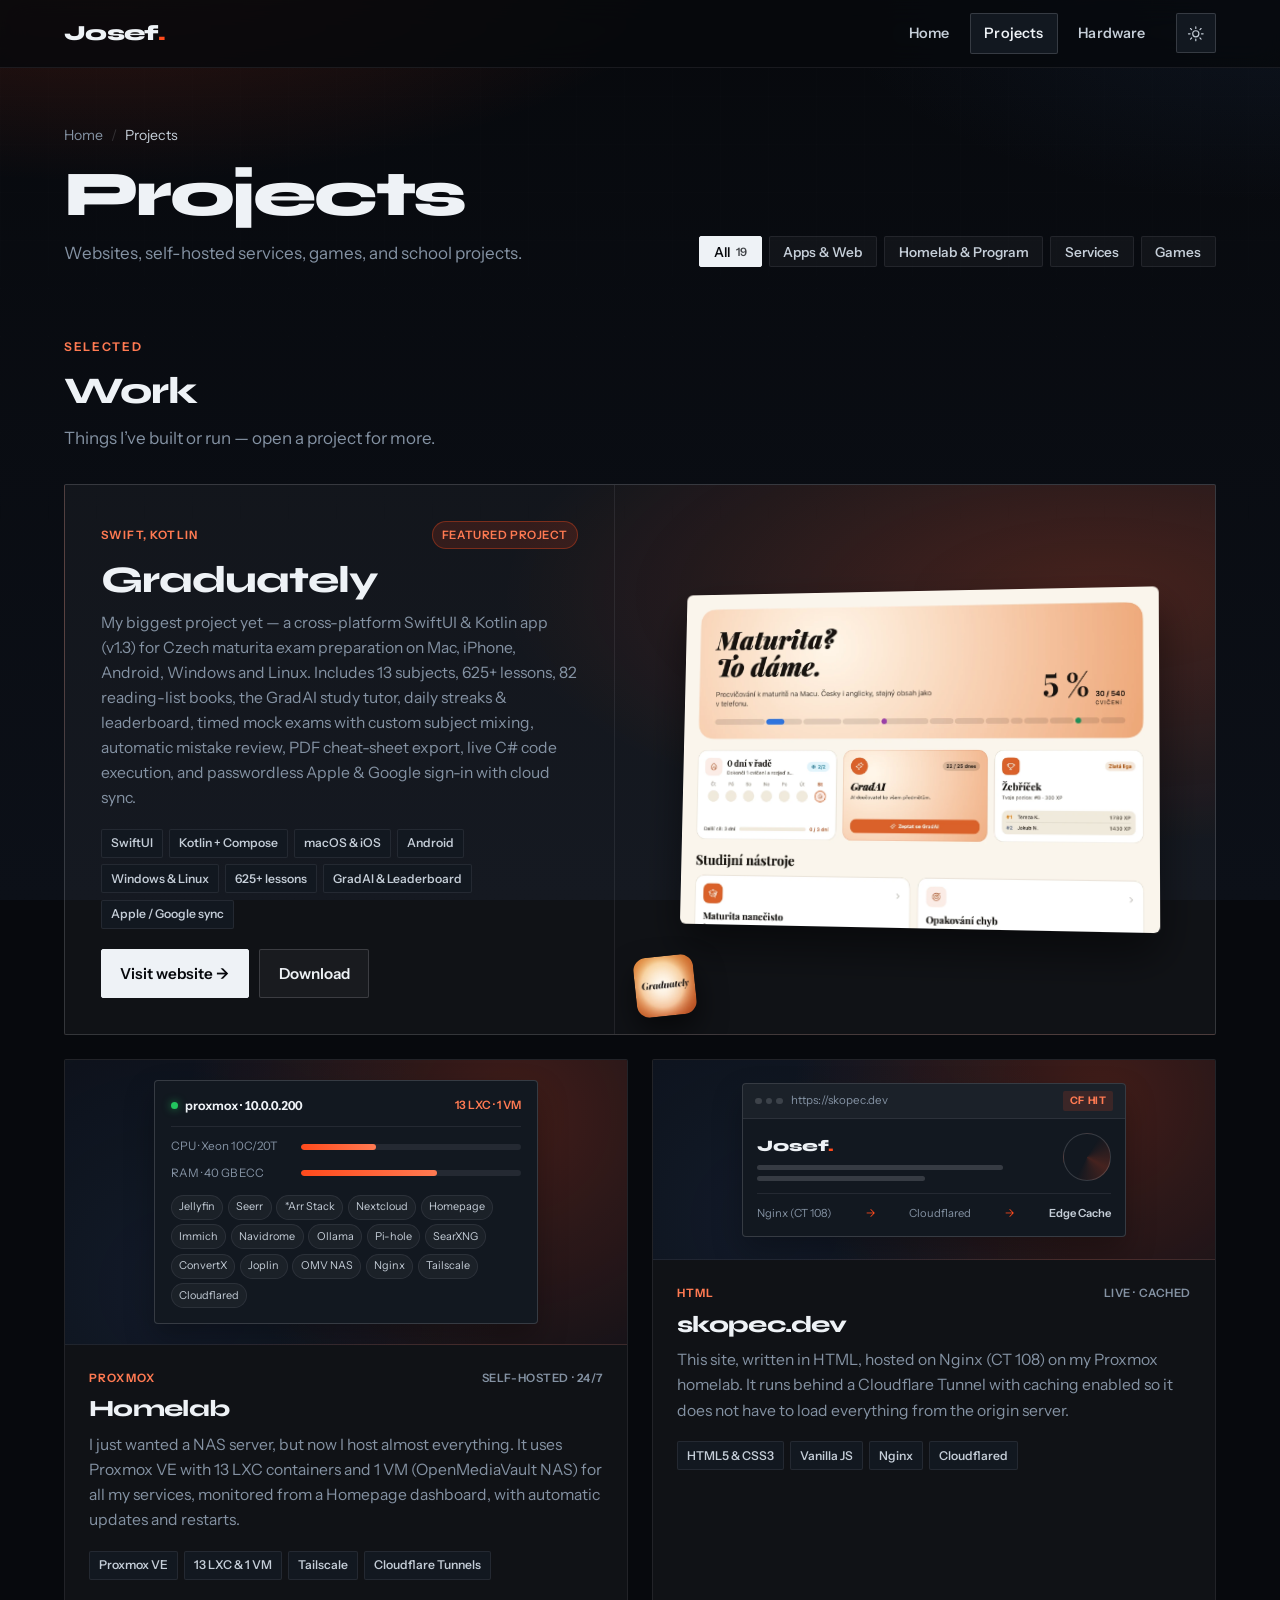
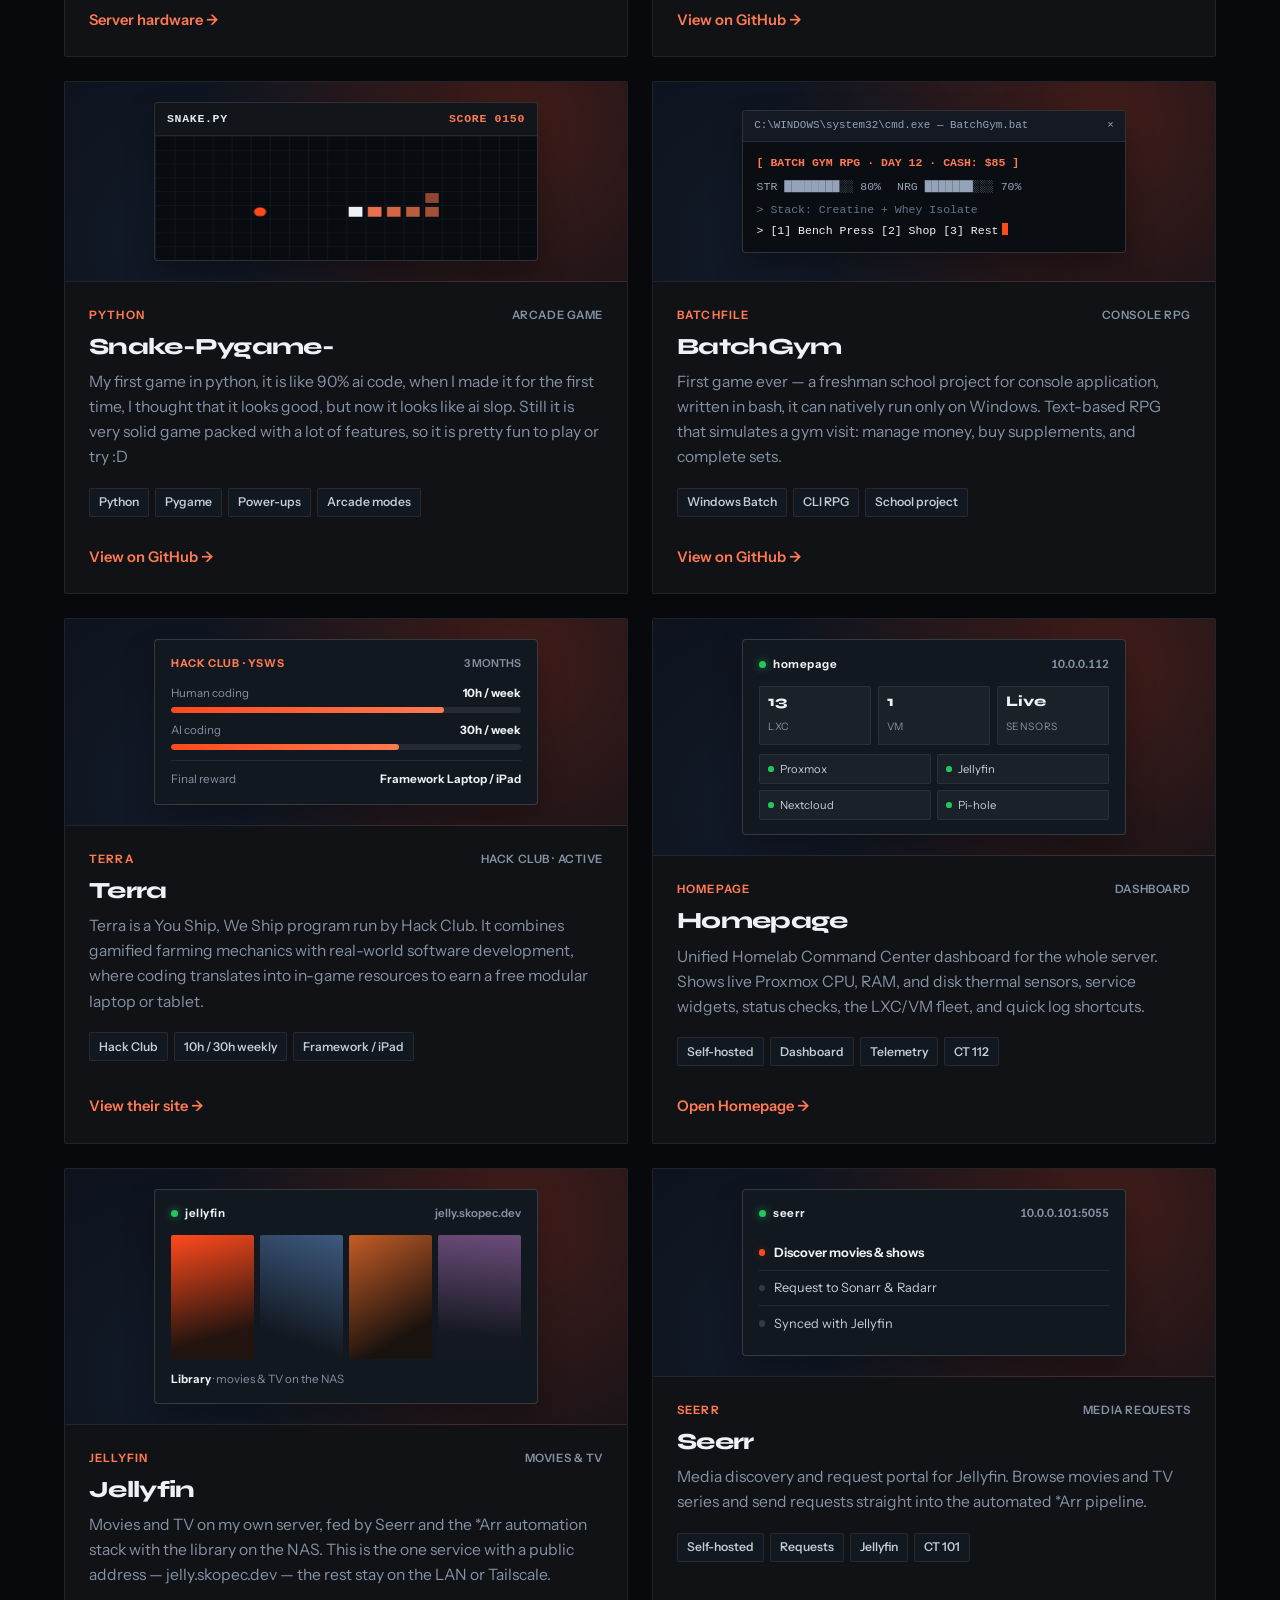
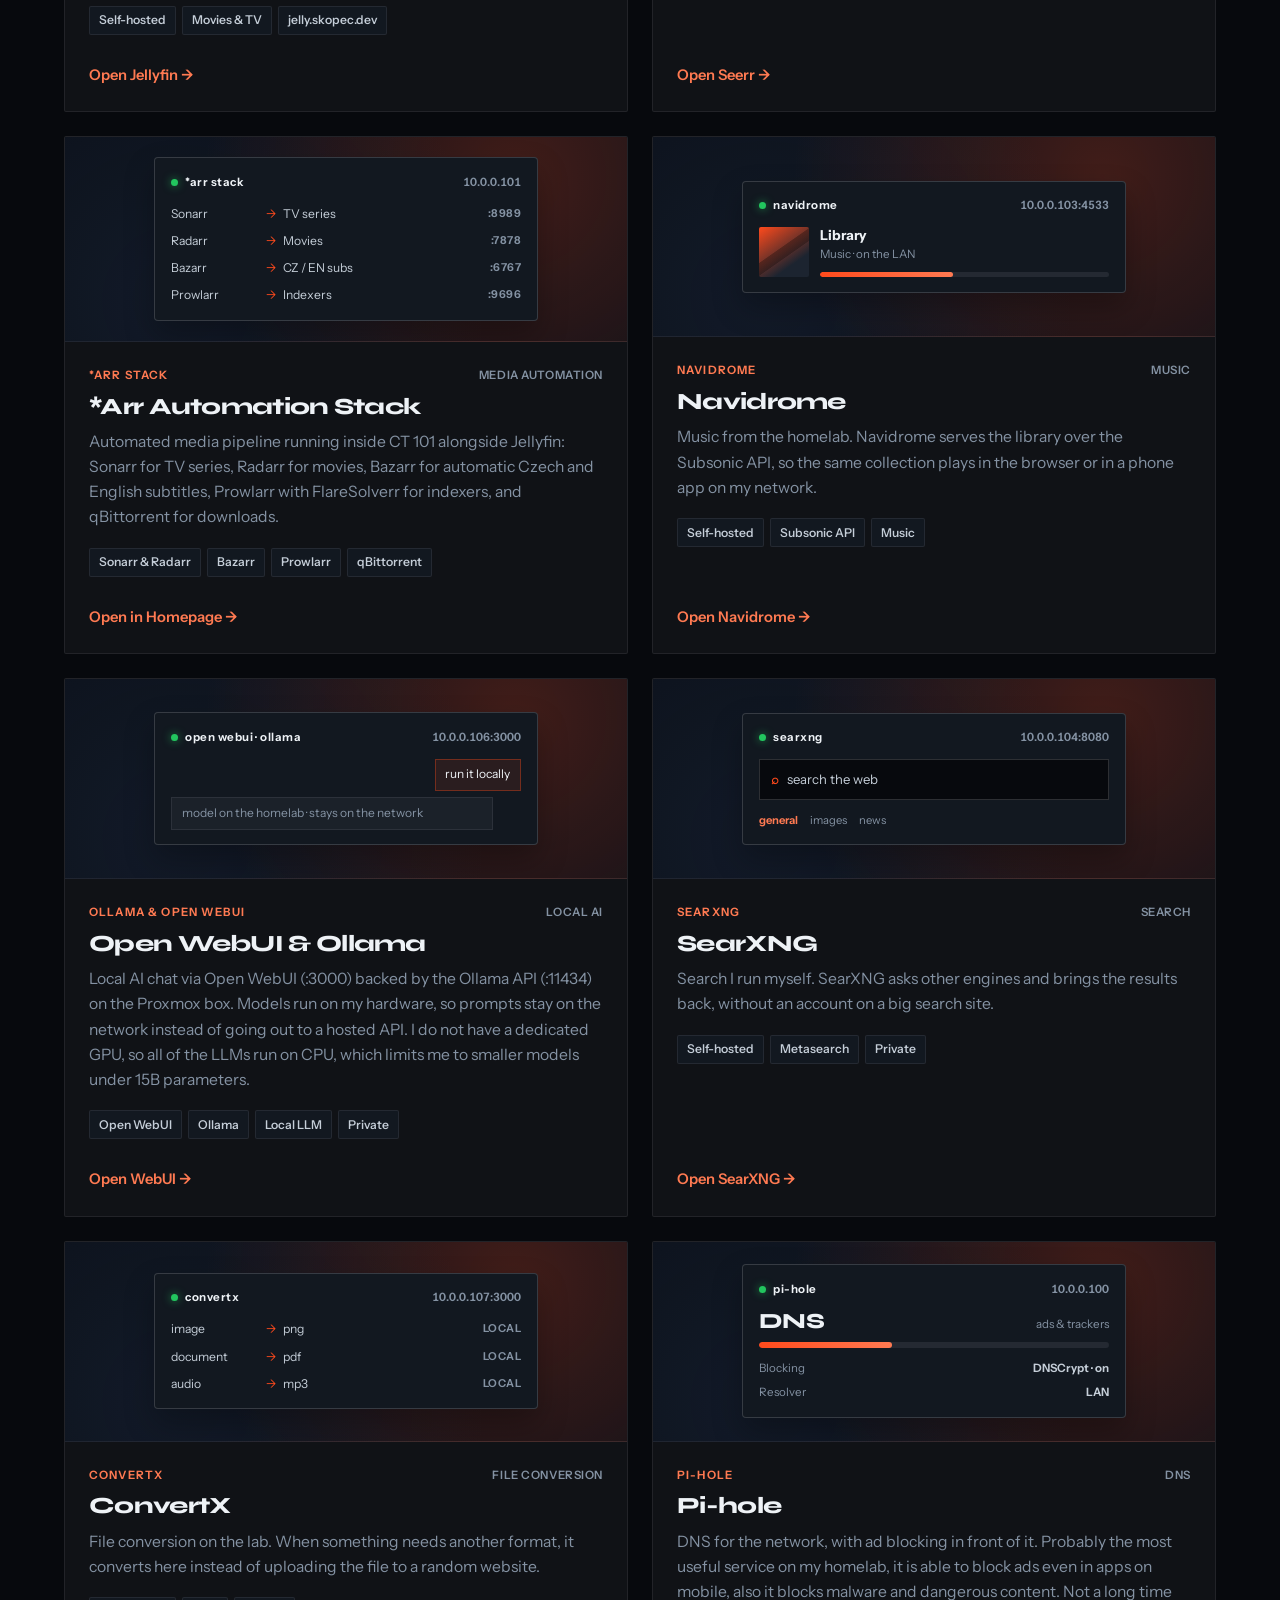
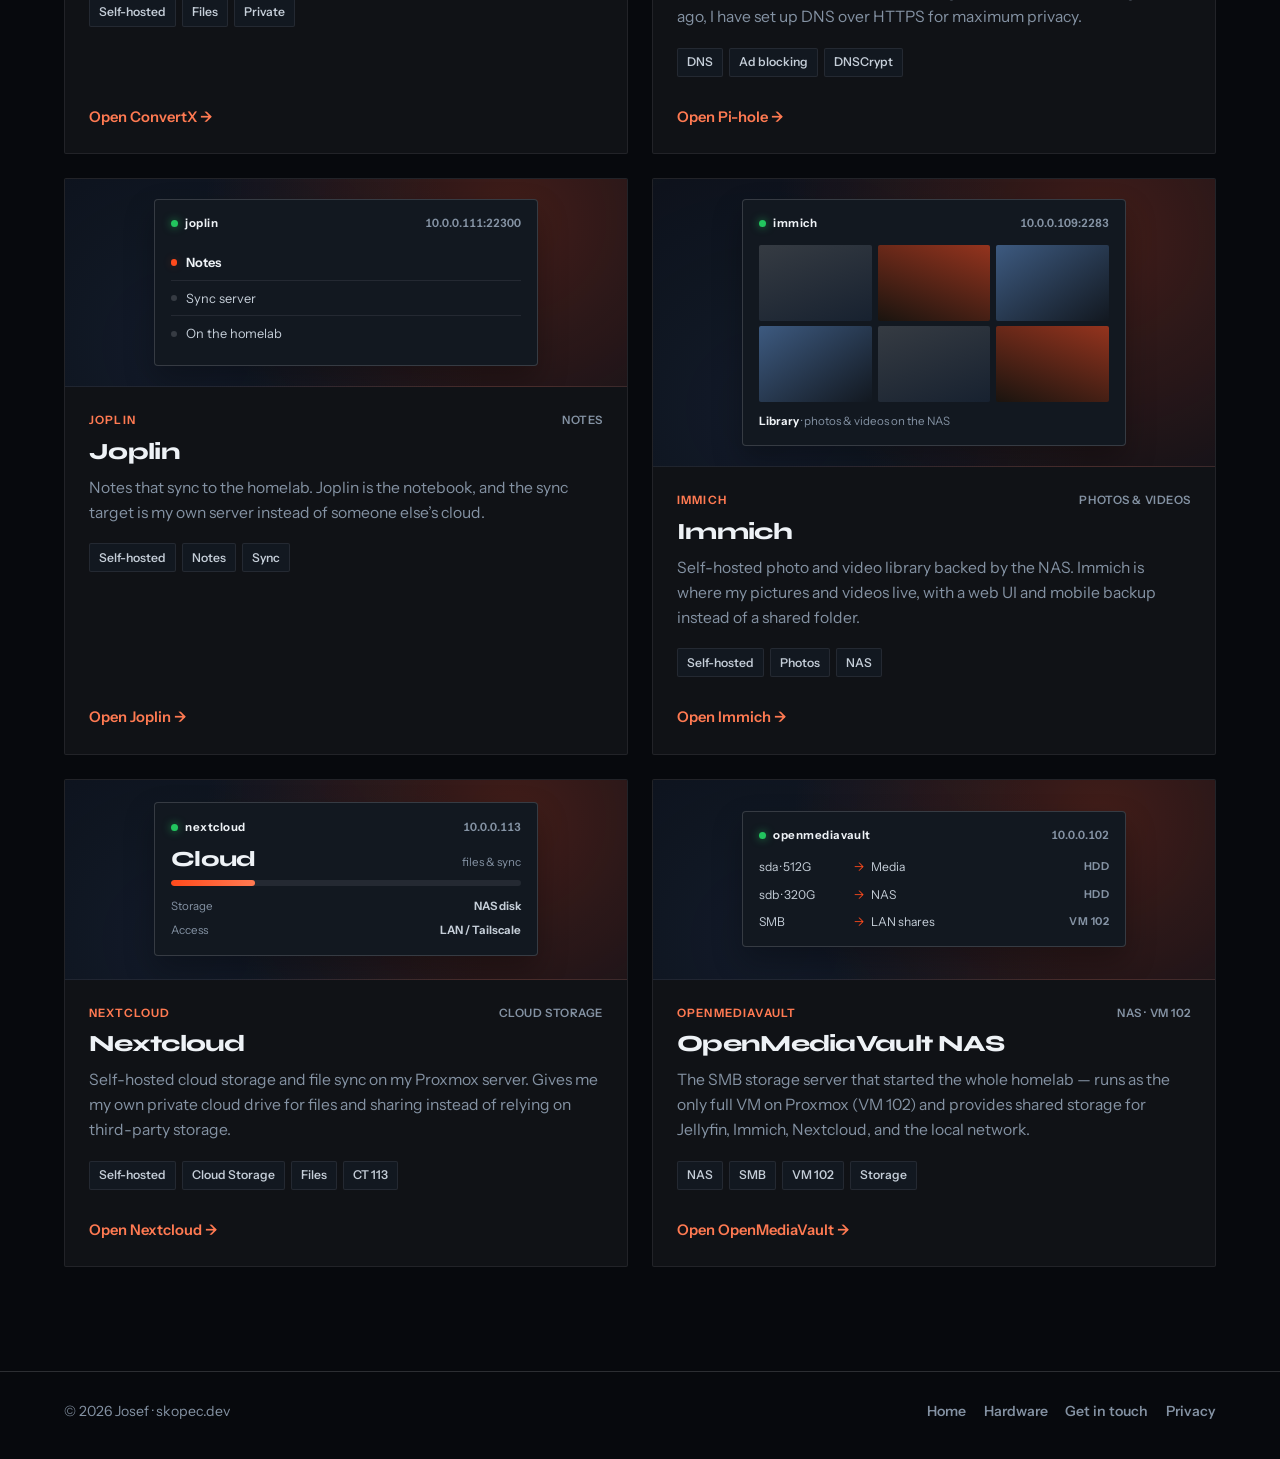
<file: projects.html>
<!DOCTYPE html>
<html lang="cs">
<head>
  <meta charset="UTF-8">
  <meta name="viewport" content="width=device-width, initial-scale=1.0">
  <meta name="description" content="Josef’s projects — Graduately, skopec.dev, the Proxmox homelab, Jellyfin, Nextcloud, Homepage, Immich, Ollama, and more.">
  <title>Projects — websites, services &amp; games · Josef</title>
  <link rel="canonical" href="https://skopec.dev/projects.html">
  <meta property="og:title" content="Projects — Josef">
  <meta property="og:description" content="Projects, websites, homelab services, games, and school experiments.">
  <meta property="og:type" content="website">
  <meta property="og:url" content="https://skopec.dev/projects.html">
  <meta property="og:image" content="https://skopec.dev/og-image.jpg">
  <meta property="og:image:alt" content="Josef. — skopec.dev">
  <meta property="og:site_name" content="skopec.dev">
  <meta name="twitter:card" content="summary_large_image">
  <meta name="twitter:title" content="Projects — Josef">
  <meta name="twitter:description" content="Websites, homelab services, games, and school experiments.">
  <meta name="twitter:image" content="https://skopec.dev/og-image.jpg">
  <link rel="preconnect" href="https://fonts.googleapis.com">
  <link rel="preconnect" href="https://fonts.gstatic.com" crossorigin>
  <link href="https://fonts.googleapis.com/css2?family=Instrument+Sans:ital,wght@0,400..700;1,400..700&family=Syne:wght@500..800&display=swap" rel="stylesheet">
  <link rel="icon" href="favicon.svg" type="image/svg+xml">
  <link rel="icon" href="favicon-32.png" sizes="32x32" type="image/png">
  <link rel="apple-touch-icon" href="apple-touch-icon.png">
  <meta name="theme-color" content="#07090d">
  <script>
    (function () {
      try {
        document.documentElement.dataset.theme =
          localStorage.getItem("theme") === "light" ? "light" : "dark";
      } catch (error) {
        document.documentElement.dataset.theme = "dark";
      }
    })();
  </script>
  <link rel="stylesheet" href="style.css?v=20261119">
  <script type="application/ld+json">
  {
    "@context": "https://schema.org",
    "@type": "BreadcrumbList",
    "itemListElement": [
      {"@type": "ListItem", "position": 1, "name": "Home", "item": "https://skopec.dev/"},
      {"@type": "ListItem", "position": 2, "name": "Projects", "item": "https://skopec.dev/projects.html"}
    ]
  }
  </script>
</head>
<body>
  <a class="skip-link" href="#main">Skip to content</a>

  <header class="site-header">
    <div class="nav-inner">
      <a class="brand" href="index.html">Josef<span>.</span></a>
      <ul class="nav-links" id="site-nav">
        <li><a href="index.html">Home</a></li>
        <li><a href="projects.html" aria-current="page">Projects</a></li>
        <li><a href="hardware.html">Hardware</a></li>
      </ul>
      <div class="nav-actions">
        <button class="theme-toggle" type="button" aria-label="Switch to light mode" aria-pressed="false" title="Toggle theme">
          <svg class="icon-sun" viewBox="0 0 24 24" aria-hidden="true">
            <circle cx="12" cy="12" r="4.2"></circle>
            <path d="M12 2.6v2.2M12 19.2v2.2M4.2 12H2M22 12h-2.2M6.3 6.3 4.8 4.8M19.2 19.2l-1.5-1.5M17.7 6.3l1.5-1.5M4.8 19.2l1.5-1.5"></path>
          </svg>
          <svg class="icon-moon" viewBox="0 0 24 24" aria-hidden="true">
            <path d="M20.5 14.3A8.6 8.6 0 0 1 9.7 3.5a8.6 8.6 0 1 0 10.8 10.8Z"></path>
          </svg>
        </button>
        <button class="nav-toggle" type="button" aria-expanded="false" aria-controls="site-nav" aria-label="Open menu">
          <span></span><span></span><span></span>
        </button>
      </div>
    </div>
  </header>

  <main id="main" class="page">
    <header class="page-hero wrap reveal">
      <nav class="breadcrumbs" aria-label="Breadcrumb">
        <ol>
          <li><a href="index.html">Home</a></li>
          <li><span aria-current="page">Projects</span></li>
        </ol>
      </nav>
      <div class="projects-hero-top">
        <div>
          <h1>Projects</h1>
          <p>Websites, self-hosted services, games, and school projects.</p>
        </div>
        <div class="project-filters" role="toolbar" aria-label="Filter projects">
          <button class="filter-chip is-active" type="button" data-filter="all">All <span>19</span></button>
          <button class="filter-chip" type="button" data-filter="apps">Apps &amp; Web</button>
          <button class="filter-chip" type="button" data-filter="infra">Homelab &amp; Program</button>
          <button class="filter-chip" type="button" data-filter="services">Services</button>
          <button class="filter-chip" type="button" data-filter="games">Games</button>
        </div>
      </div>
    </header>

    <section class="section projects-section" aria-labelledby="projects-list-title">
      <div class="wrap reveal">
        <p class="section-label">Selected</p>
        <h2 id="projects-list-title">Work</h2>
        <p class="section-lead">Things I’ve built or run — open a project for more.</p>

        <ul class="project-grid">
          <!-- Graduately (Featured full-width card) -->
          <li class="project-card project-card-featured" data-category="apps">
            <div class="project-card-body">
              <div class="project-card-meta">
                <span class="tag">Swift, Kotlin</span>
                <span class="project-badge">Featured project</span>
              </div>
              <h3>
                <a href="https://graduately.skopec.dev" target="_blank" rel="noopener noreferrer">Graduately</a>
              </h3>
              <p>My biggest project yet — a cross-platform SwiftUI &amp; Kotlin app (v1.3) for Czech maturita exam preparation on Mac, iPhone, Android, Windows and Linux. Includes 13 subjects, 625+ lessons, 82 reading-list books, the GradAI study tutor, daily streaks &amp; leaderboard, timed mock exams with custom subject mixing, automatic mistake review, PDF cheat-sheet export, live C# code execution, and passwordless Apple &amp; Google sign-in with cloud sync.</p>
              <ul class="project-pills" aria-label="Platforms and technologies">
                <li>SwiftUI</li>
                <li>Kotlin + Compose</li>
                <li>macOS &amp; iOS</li>
                <li>Android</li>
                <li>Windows &amp; Linux</li>
                <li>625+ lessons</li>
                <li>GradAI &amp; Leaderboard</li>
                <li>Apple / Google sync</li>
              </ul>
              <div class="project-card-actions">
                <a class="btn btn-primary" href="https://graduately.skopec.dev" target="_blank" rel="noopener noreferrer">Visit website →</a>
                <a class="btn btn-ghost" href="https://github.com/pepaskopec-blip/Graduately-releases" target="_blank" rel="noopener noreferrer">Download</a>
              </div>
            </div>
            <a class="project-preview project-preview-graduately" href="https://graduately.skopec.dev" target="_blank" rel="noopener noreferrer" aria-label="Open Graduately website">
              <img class="preview-graduately-shot" src="graduately-home.webp" width="1600" height="1126" loading="lazy" decoding="async" alt="Graduately 1.3 app dashboard screenshot with daily streak, GradAI tutor, and leaderboard">
              <img class="preview-graduately-icon" src="graduately-icon.webp" width="256" height="256" loading="lazy" decoding="async" alt="">
            </a>
          </li>

          <!-- Homelab -->
          <li class="project-card" data-category="infra">
            <a class="project-preview project-preview-homelab" href="hardware.html" aria-hidden="true" tabindex="-1">
              <div class="mock-rack">
                <div class="mock-rack-header">
                  <span class="mock-status-dot"></span>
                  <span class="mock-rack-title">proxmox · 10.0.0.200</span>
                  <span class="mock-rack-uptime">13 LXC · 1 VM</span>
                </div>
                <div class="mock-rack-bars">
                  <div class="mock-bar-row">
                    <span>CPU · Xeon 10C/20T</span>
                    <div class="mock-bar"><i style="width: 34%"></i></div>
                  </div>
                  <div class="mock-bar-row">
                    <span>RAM · 40 GB ECC</span>
                    <div class="mock-bar"><i style="width: 62%"></i></div>
                  </div>
                </div>
                <div class="mock-service-chips">
                  <span>Jellyfin</span>
                  <span>Seerr</span>
                  <span>*Arr Stack</span>
                  <span>Nextcloud</span>
                  <span>Homepage</span>
                  <span>Immich</span>
                  <span>Navidrome</span>
                  <span>Ollama</span>
                  <span>Pi-hole</span>
                  <span>SearXNG</span>
                  <span>ConvertX</span>
                  <span>Joplin</span>
                  <span>OMV NAS</span>
                  <span>Nginx</span>
                  <span>Tailscale</span>
                  <span>Cloudflared</span>
                </div>
              </div>
            </a>
            <div class="project-card-body">
              <div class="project-card-meta">
                <span class="tag">Proxmox</span>
                <span class="project-status">Self-hosted · 24/7</span>
              </div>
              <h3>
                <a href="hardware.html">Homelab</a>
              </h3>
              <p>I just wanted a NAS server, but now I host almost everything. It uses Proxmox VE with 13 LXC containers and 1 VM (OpenMediaVault NAS) for all my services, monitored from a Homepage dashboard, with automatic updates and restarts.</p>
              <ul class="project-pills" aria-label="Technologies">
                <li>Proxmox VE</li>
                <li>13 LXC &amp; 1 VM</li>
                <li>Tailscale</li>
                <li>Cloudflare Tunnels</li>
              </ul>
              <a class="project-link" href="hardware.html">Server hardware →</a>
            </div>
          </li>

          <!-- skopec.dev -->
          <li class="project-card" data-category="apps">
            <a class="project-preview project-preview-site" href="https://github.com/pepaskopec-blip/skopec.dev" target="_blank" rel="noopener noreferrer" aria-hidden="true" tabindex="-1">
              <div class="mock-browser">
                <div class="mock-browser-bar">
                  <span class="mock-dots"><i></i><i></i><i></i></span>
                  <span class="mock-url">https://skopec.dev</span>
                  <span class="mock-cache-tag">CF HIT</span>
                </div>
                <div class="mock-browser-canvas">
                  <div class="mock-site-hero">
                    <div class="mock-site-lines">
                      <span class="mock-line-title">Josef<i>.</i></span>
                      <span class="mock-line-sub"></span>
                      <span class="mock-line-sub short"></span>
                    </div>
                    <div class="mock-site-orb"></div>
                  </div>
                  <div class="mock-pipeline">
                    <span>Nginx (CT 108)</span>
                    <span class="mock-arrow">→</span>
                    <span>Cloudflared</span>
                    <span class="mock-arrow">→</span>
                    <span class="mock-edge">Edge Cache</span>
                  </div>
                </div>
              </div>
            </a>
            <div class="project-card-body">
              <div class="project-card-meta">
                <span class="tag">HTML</span>
                <span class="project-status">Live · Cached</span>
              </div>
              <h3>
                <a href="https://github.com/pepaskopec-blip/skopec.dev" target="_blank" rel="noopener noreferrer">skopec.dev</a>
              </h3>
              <p>This site, written in HTML, hosted on Nginx (CT 108) on my Proxmox homelab. It runs behind a Cloudflare Tunnel with caching enabled so it does not have to load everything from the origin server.</p>
              <ul class="project-pills" aria-label="Technologies">
                <li>HTML5 &amp; CSS3</li>
                <li>Vanilla JS</li>
                <li>Nginx</li>
                <li>Cloudflared</li>
              </ul>
              <a class="project-link" href="https://github.com/pepaskopec-blip/skopec.dev" target="_blank" rel="noopener noreferrer">View on GitHub →</a>
            </div>
          </li>

          <!-- Snake-Pygame- -->
          <li class="project-card" data-category="games">
            <div class="project-preview project-preview-snake">
              <div class="mock-arcade">
                <div class="mock-arcade-hud">
                  <span>SNAKE.PY</span>
                  <span data-snake-score>SCORE 0140</span>
                </div>
                <canvas class="snake-canvas" data-snake-canvas width="280" height="126" aria-label="Animated Snake game preview"></canvas>
              </div>
            </div>
            <div class="project-card-body">
              <div class="project-card-meta">
                <span class="tag">Python</span>
                <span class="project-status">Arcade game</span>
              </div>
              <h3>
                <a href="https://github.com/pepaskopec-blip/Snake-Pygame-" target="_blank" rel="noopener noreferrer">Snake-Pygame-</a>
              </h3>
              <p>My first game in python, it is like 90% ai code, when I made it for the first time, I thought that it looks good, but now it looks like ai slop. Still it is very solid game packed with a lot of features, so it is pretty fun to play or try :D</p>
              <ul class="project-pills" aria-label="Technologies">
                <li>Python</li>
                <li>Pygame</li>
                <li>Power-ups</li>
                <li>Arcade modes</li>
              </ul>
              <a class="project-link" href="https://github.com/pepaskopec-blip/Snake-Pygame-" target="_blank" rel="noopener noreferrer">View on GitHub →</a>
            </div>
          </li>

          <!-- BatchGym -->
          <li class="project-card" data-category="games">
            <a class="project-preview project-preview-batch" href="https://github.com/pepaskopec-blip/BatchGym" target="_blank" rel="noopener noreferrer" aria-hidden="true" tabindex="-1">
              <div class="mock-terminal">
                <div class="mock-terminal-bar">
                  <span>C:\WINDOWS\system32\cmd.exe — BatchGym.bat</span>
                  <span>×</span>
                </div>
                <div class="mock-terminal-body">
                  <div class="term-header">[ BATCH GYM RPG · DAY 12 · CASH: $85 ]</div>
                  <div class="term-stats">
                    <span>STR ████████░░ 80%</span>
                    <span>NRG ███████░░░ 70%</span>
                  </div>
                  <div class="term-log">&gt; Stack: Creatine + Whey Isolate</div>
                  <div class="term-prompt">&gt; [1] Bench Press  [2] Shop  [3] Rest<i class="term-cursor"></i></div>
                </div>
              </div>
            </a>
            <div class="project-card-body">
              <div class="project-card-meta">
                <span class="tag">Batchfile</span>
                <span class="project-status">Console RPG</span>
              </div>
              <h3>
                <a href="https://github.com/pepaskopec-blip/BatchGym" target="_blank" rel="noopener noreferrer">BatchGym</a>
              </h3>
              <p>First game ever — a freshman school project for console application, written in bash, it can natively run only on Windows. Text-based RPG that simulates a gym visit: manage money, buy supplements, and complete sets.</p>
              <ul class="project-pills" aria-label="Technologies">
                <li>Windows Batch</li>
                <li>CLI RPG</li>
                <li>School project</li>
              </ul>
              <a class="project-link" href="https://github.com/pepaskopec-blip/BatchGym" target="_blank" rel="noopener noreferrer">View on GitHub →</a>
            </div>
          </li>
          
          <!-- Terra -->
          <li class="project-card" data-category="infra">
            <a class="project-preview project-preview-terra" href="https://terra.hackclub.com/" target="_blank" rel="noopener noreferrer" aria-hidden="true" tabindex="-1">
              <div class="mock-terra">
                <div class="mock-terra-top">
                  <span class="mock-terra-badge">HACK CLUB · YSWS</span>
                  <span class="mock-terra-duration">3 MONTHS</span>
                </div>
                <div class="mock-terra- tracks">
                  <div class="mock-terra-track">
                    <div class="mock-terra-label">
                      <span>Human coding</span>
                      <strong>10h / week</strong>
                    </div>
                    <div class="mock-bar"><i style="width: 78%"></i></div>
                  </div>
                  <div class="mock-terra-track">
                    <div class="mock-terra-label">
                      <span>AI coding</span>
                      <strong>30h / week</strong>
                    </div>
                    <div class="mock-bar"><i style="width: 65%"></i></div>
                  </div>
                </div>
                <div class="mock-terra-reward">
                  <span>Final reward</span>
                  <strong>Framework Laptop / iPad</strong>
                </div>
              </div>
            </a>
            <div class="project-card-body">
              <div class="project-card-meta">
                <span class="tag">Terra</span>
                <span class="project-status">Hack Club · Active</span>
              </div>
              <h3>
                <a href="https://terra.hackclub.com" target="_blank" rel="noopener noreferrer">Terra</a>
              </h3>
              <p>Terra is a You Ship, We Ship program run by Hack Club. It combines gamified farming mechanics with real-world software development, where coding translates into in-game resources to earn a free modular laptop or tablet.</p>
              <ul class="project-pills" aria-label="Program details">
                <li>Hack Club</li>
                <li>10h / 30h weekly</li>
                <li>Framework / iPad</li>
              </ul>
              <a class="project-link" href="https://terra.hackclub.com/" target="_blank" rel="noopener noreferrer">View their site →</a>
            </div>
          </li>

          <!-- Homepage -->
          <li class="project-card" data-category="services">
            <a class="project-preview" href="http://10.0.0.112" target="_blank" rel="noopener noreferrer" aria-hidden="true" tabindex="-1">
              <div class="mock-svc">
                <div class="mock-svc-top">
                  <span class="mock-status-dot"></span>
                  <span>homepage</span>
                  <span class="mock-svc-host">10.0.0.112</span>
                </div>
                <div class="mock-dash-metrics">
                  <div><strong>13</strong><span>LXC</span></div>
                  <div><strong>1</strong><span>VM</span></div>
                  <div><strong>Live</strong><span>Sensors</span></div>
                </div>
                <div class="mock-dash-tiles">
                  <span><i></i>Proxmox</span>
                  <span><i></i>Jellyfin</span>
                  <span><i></i>Nextcloud</span>
                  <span><i></i>Pi-hole</span>
                </div>
              </div>
            </a>
            <div class="project-card-body">
              <div class="project-card-meta">
                <span class="tag">Homepage</span>
                <span class="project-status">Dashboard</span>
              </div>
              <h3>
                <a href="http://10.0.0.112" target="_blank" rel="noopener noreferrer">Homepage</a>
              </h3>
              <p>Unified Homelab Command Center dashboard for the whole server. Shows live Proxmox CPU, RAM, and disk thermal sensors, service widgets, status checks, the LXC/VM fleet, and quick log shortcuts.</p>
              <ul class="project-pills" aria-label="Details">
                <li>Self-hosted</li>
                <li>Dashboard</li>
                <li>Telemetry</li>
                <li>CT 112</li>
              </ul>
              <a class="project-link" href="http://10.0.0.112" target="_blank" rel="noopener noreferrer">Open Homepage →</a>
            </div>
          </li>

          <!-- Jellyfin -->
          <li class="project-card" data-category="services">
            <a class="project-preview" href="https://jelly.skopec.dev" target="_blank" rel="noopener noreferrer" aria-hidden="true" tabindex="-1">
              <div class="mock-svc">
                <div class="mock-svc-top">
                  <span class="mock-status-dot"></span>
                  <span>jellyfin</span>
                  <span class="mock-svc-host">jelly.skopec.dev</span>
                </div>
                <div class="mock-posters" aria-hidden="true"><i></i><i></i><i></i><i></i></div>
                <div class="mock-now"><strong>Library</strong> · movies &amp; TV on the NAS</div>
              </div>
            </a>
            <div class="project-card-body">
              <div class="project-card-meta">
                <span class="tag">Jellyfin</span>
                <span class="project-status">Movies &amp; TV</span>
              </div>
              <h3>
                <a href="https://jelly.skopec.dev" target="_blank" rel="noopener noreferrer">Jellyfin</a>
              </h3>
              <p>Movies and TV on my own server, fed by Seerr and the *Arr automation stack with the library on the NAS. This is the one service with a public address — jelly.skopec.dev — the rest stay on the LAN or Tailscale.</p>
              <ul class="project-pills" aria-label="Details">
                <li>Self-hosted</li>
                <li>Movies &amp; TV</li>
                <li>jelly.skopec.dev</li>
              </ul>
              <a class="project-link" href="https://jelly.skopec.dev" target="_blank" rel="noopener noreferrer">Open Jellyfin →</a>
            </div>
          </li>

          <!-- Seerr -->
          <li class="project-card" data-category="services">
            <a class="project-preview" href="http://10.0.0.101:5055" target="_blank" rel="noopener noreferrer" aria-hidden="true" tabindex="-1">
              <div class="mock-svc">
                <div class="mock-svc-top">
                  <span class="mock-status-dot"></span>
                  <span>seerr</span>
                  <span class="mock-svc-host">10.0.0.101:5055</span>
                </div>
                <div class="mock-notes">
                  <div><i></i>Discover movies &amp; shows</div>
                  <div><i></i>Request to Sonarr &amp; Radarr</div>
                  <div><i></i>Synced with Jellyfin</div>
                </div>
              </div>
            </a>
            <div class="project-card-body">
              <div class="project-card-meta">
                <span class="tag">Seerr</span>
                <span class="project-status">Media Requests</span>
              </div>
              <h3>
                <a href="http://10.0.0.101:5055" target="_blank" rel="noopener noreferrer">Seerr</a>
              </h3>
              <p>Media discovery and request portal for Jellyfin. Browse movies and TV series and send requests straight into the automated *Arr pipeline.</p>
              <ul class="project-pills" aria-label="Details">
                <li>Self-hosted</li>
                <li>Requests</li>
                <li>Jellyfin</li>
                <li>CT 101</li>
              </ul>
              <a class="project-link" href="http://10.0.0.101:5055" target="_blank" rel="noopener noreferrer">Open Seerr →</a>
            </div>
          </li>

          <!-- *Arr Automation Stack -->
          <li class="project-card" data-category="services">
            <a class="project-preview" href="http://10.0.0.112" target="_blank" rel="noopener noreferrer" aria-hidden="true" tabindex="-1">
              <div class="mock-svc">
                <div class="mock-svc-top">
                  <span class="mock-status-dot"></span>
                  <span>*arr stack</span>
                  <span class="mock-svc-host">10.0.0.101</span>
                </div>
                <div class="mock-jobs">
                  <div><span>Sonarr</span><em>→</em><span>TV series</span><b>:8989</b></div>
                  <div><span>Radarr</span><em>→</em><span>Movies</span><b>:7878</b></div>
                  <div><span>Bazarr</span><em>→</em><span>CZ / EN subs</span><b>:6767</b></div>
                  <div><span>Prowlarr</span><em>→</em><span>Indexers</span><b>:9696</b></div>
                </div>
              </div>
            </a>
            <div class="project-card-body">
              <div class="project-card-meta">
                <span class="tag">*Arr Stack</span>
                <span class="project-status">Media Automation</span>
              </div>
              <h3>
                <a href="http://10.0.0.112" target="_blank" rel="noopener noreferrer">*Arr Automation Stack</a>
              </h3>
              <p>Automated media pipeline running inside CT 101 alongside Jellyfin: Sonarr for TV series, Radarr for movies, Bazarr for automatic Czech and English subtitles, Prowlarr with FlareSolverr for indexers, and qBittorrent for downloads.</p>
              <ul class="project-pills" aria-label="Details">
                <li>Sonarr &amp; Radarr</li>
                <li>Bazarr</li>
                <li>Prowlarr</li>
                <li>qBittorrent</li>
              </ul>
              <a class="project-link" href="http://10.0.0.112" target="_blank" rel="noopener noreferrer">Open in Homepage →</a>
            </div>
          </li>

          <!-- Navidrome -->
          <li class="project-card" data-category="services">
            <a class="project-preview" href="http://10.0.0.103:4533" target="_blank" rel="noopener noreferrer" aria-hidden="true" tabindex="-1">
              <div class="mock-svc">
                <div class="mock-svc-top">
                  <span class="mock-status-dot"></span>
                  <span>navidrome</span>
                  <span class="mock-svc-host">10.0.0.103:4533</span>
                </div>
                <div class="mock-track">
                  <div class="mock-album" aria-hidden="true"></div>
                  <div>
                    <div class="mock-track-title">Library</div>
                    <div class="mock-track-by">Music · on the LAN</div>
                    <div class="mock-bar"><i style="width: 46%"></i></div>
                  </div>
                </div>
              </div>
            </a>
            <div class="project-card-body">
              <div class="project-card-meta">
                <span class="tag">Navidrome</span>
                <span class="project-status">Music</span>
              </div>
              <h3>
                <a href="http://10.0.0.103:4533" target="_blank" rel="noopener noreferrer">Navidrome</a>
              </h3>
              <p>Music from the homelab. Navidrome serves the library over the Subsonic API, so the same collection plays in the browser or in a phone app on my network.</p>
              <ul class="project-pills" aria-label="Details">
                <li>Self-hosted</li>
                <li>Subsonic API</li>
                <li>Music</li>
              </ul>
              <a class="project-link" href="http://10.0.0.103:4533" target="_blank" rel="noopener noreferrer">Open Navidrome →</a>
            </div>
          </li>

          <!-- Open WebUI & Ollama -->
          <li class="project-card" data-category="services">
            <a class="project-preview" href="http://10.0.0.106:3000" target="_blank" rel="noopener noreferrer" aria-hidden="true" tabindex="-1">
              <div class="mock-svc">
                <div class="mock-svc-top">
                  <span class="mock-status-dot"></span>
                  <span>open webui · ollama</span>
                  <span class="mock-svc-host">10.0.0.106:3000</span>
                </div>
                <div class="mock-chat">
                  <div class="mock-bubble ask">run it locally</div>
                  <div class="mock-bubble reply">model on the homelab · stays on the network</div>
                </div>
              </div>
            </a>
            <div class="project-card-body">
              <div class="project-card-meta">
                <span class="tag">Ollama &amp; Open WebUI</span>
                <span class="project-status">Local AI</span>
              </div>
              <h3>
                <a href="http://10.0.0.106:3000" target="_blank" rel="noopener noreferrer">Open WebUI &amp; Ollama</a>
              </h3>
              <p>Local AI chat via Open WebUI (:3000) backed by the Ollama API (:11434) on the Proxmox box. Models run on my hardware, so prompts stay on the network instead of going out to a hosted API. I do not have a dedicated GPU, so all of the LLMs run on CPU, which limits me to smaller models under 15B parameters.</p>
              <ul class="project-pills" aria-label="Details">
                <li>Open WebUI</li>
                <li>Ollama</li>
                <li>Local LLM</li>
                <li>Private</li>
              </ul>
              <a class="project-link" href="http://10.0.0.106:3000" target="_blank" rel="noopener noreferrer">Open WebUI →</a>
            </div>
          </li>

          <!-- SearXNG -->
          <li class="project-card" data-category="services">
            <a class="project-preview" href="http://10.0.0.104:8080" target="_blank" rel="noopener noreferrer" aria-hidden="true" tabindex="-1">
              <div class="mock-svc">
                <div class="mock-svc-top">
                  <span class="mock-status-dot"></span>
                  <span>searxng</span>
                  <span class="mock-svc-host">10.0.0.104:8080</span>
                </div>
                <div class="mock-search"><span class="mock-search-icon" aria-hidden="true">⌕</span><span>search the web</span></div>
                <div class="mock-search-meta"><span>general</span><span>images</span><span>news</span></div>
              </div>
            </a>
            <div class="project-card-body">
              <div class="project-card-meta">
                <span class="tag">SearXNG</span>
                <span class="project-status">Search</span>
              </div>
              <h3>
                <a href="http://10.0.0.104:8080" target="_blank" rel="noopener noreferrer">SearXNG</a>
              </h3>
              <p>Search I run myself. SearXNG asks other engines and brings the results back, without an account on a big search site.</p>
              <ul class="project-pills" aria-label="Details">
                <li>Self-hosted</li>
                <li>Metasearch</li>
                <li>Private</li>
              </ul>
              <a class="project-link" href="http://10.0.0.104:8080" target="_blank" rel="noopener noreferrer">Open SearXNG →</a>
            </div>
          </li>

          <!-- ConvertX -->
          <li class="project-card" data-category="services">
            <a class="project-preview" href="http://10.0.0.107:3000" target="_blank" rel="noopener noreferrer" aria-hidden="true" tabindex="-1">
              <div class="mock-svc">
                <div class="mock-svc-top">
                  <span class="mock-status-dot"></span>
                  <span>convertx</span>
                  <span class="mock-svc-host">10.0.0.107:3000</span>
                </div>
                <div class="mock-jobs">
                  <div><span>image</span><em>→</em><span>png</span><b>local</b></div>
                  <div><span>document</span><em>→</em><span>pdf</span><b>local</b></div>
                  <div><span>audio</span><em>→</em><span>mp3</span><b>local</b></div>
                </div>
              </div>
            </a>
            <div class="project-card-body">
              <div class="project-card-meta">
                <span class="tag">ConvertX</span>
                <span class="project-status">File conversion</span>
              </div>
              <h3>
                <a href="http://10.0.0.107:3000" target="_blank" rel="noopener noreferrer">ConvertX</a>
              </h3>
              <p>File conversion on the lab. When something needs another format, it converts here instead of uploading the file to a random website.</p>
              <ul class="project-pills" aria-label="Details">
                <li>Self-hosted</li>
                <li>Files</li>
                <li>Private</li>
              </ul>
              <a class="project-link" href="http://10.0.0.107:3000" target="_blank" rel="noopener noreferrer">Open ConvertX →</a>
            </div>
          </li>

          <!-- Pi-hole -->
          <li class="project-card" data-category="services">
            <a class="project-preview" href="http://10.0.0.100/admin" target="_blank" rel="noopener noreferrer" aria-hidden="true" tabindex="-1">
              <div class="mock-svc">
                <div class="mock-svc-top">
                  <span class="mock-status-dot"></span>
                  <span>pi-hole</span>
                  <span class="mock-svc-host">10.0.0.100</span>
                </div>
                <div class="mock-stat">
                  <strong>DNS</strong>
                  <span>ads &amp; trackers</span>
                </div>
                <div class="mock-bar"><i style="width: 38%"></i></div>
                <div class="mock-stat-rows">
                  <div><span>Blocking</span><span>DNSCrypt · on</span></div>
                  <div><span>Resolver</span><span>LAN</span></div>
                </div>
              </div>
            </a>
            <div class="project-card-body">
              <div class="project-card-meta">
                <span class="tag">Pi-hole</span>
                <span class="project-status">DNS</span>
              </div>
              <h3>
                <a href="http://10.0.0.100/admin" target="_blank" rel="noopener noreferrer">Pi-hole</a>
              </h3>
              <p>DNS for the network, with ad blocking in front of it. Probably the most useful service on my homelab, it is able to block ads even in apps on mobile, also it blocks malware and dangerous content. Not a long time ago, I have set up DNS over HTTPS for maximum privacy.</p>
              <ul class="project-pills" aria-label="Details">
                <li>DNS</li>
                <li>Ad blocking</li>
                <li>DNSCrypt</li>
              </ul>
              <a class="project-link" href="http://10.0.0.100/admin" target="_blank" rel="noopener noreferrer">Open Pi-hole →</a>
            </div>
          </li>

          <!-- Joplin -->
          <li class="project-card" data-category="services">
            <a class="project-preview" href="http://10.0.0.111:22300" target="_blank" rel="noopener noreferrer" aria-hidden="true" tabindex="-1">
              <div class="mock-svc">
                <div class="mock-svc-top">
                  <span class="mock-status-dot"></span>
                  <span>joplin</span>
                  <span class="mock-svc-host">10.0.0.111:22300</span>
                </div>
                <div class="mock-notes">
                  <div><i></i>Notes</div>
                  <div><i></i>Sync server</div>
                  <div><i></i>On the homelab</div>
                </div>
              </div>
            </a>
            <div class="project-card-body">
              <div class="project-card-meta">
                <span class="tag">Joplin</span>
                <span class="project-status">Notes</span>
              </div>
              <h3>
                <a href="http://10.0.0.111:22300" target="_blank" rel="noopener noreferrer">Joplin</a>
              </h3>
              <p>Notes that sync to the homelab. Joplin is the notebook, and the sync target is my own server instead of someone else’s cloud.</p>
              <ul class="project-pills" aria-label="Details">
                <li>Self-hosted</li>
                <li>Notes</li>
                <li>Sync</li>
              </ul>
              <a class="project-link" href="http://10.0.0.111:22300" target="_blank" rel="noopener noreferrer">Open Joplin →</a>
            </div>
          </li>

          <!-- Immich -->
          <li class="project-card" data-category="services">
            <a class="project-preview" href="http://10.0.0.109:2283" target="_blank" rel="noopener noreferrer" aria-hidden="true" tabindex="-1">
              <div class="mock-svc">
                <div class="mock-svc-top">
                  <span class="mock-status-dot"></span>
                  <span>immich</span>
                  <span class="mock-svc-host">10.0.0.109:2283</span>
                </div>
                <div class="mock-photos" aria-hidden="true"><i></i><i></i><i></i><i></i><i></i><i></i></div>
                <div class="mock-now"><strong>Library</strong> · photos &amp; videos on the NAS</div>
              </div>
            </a>
            <div class="project-card-body">
              <div class="project-card-meta">
                <span class="tag">Immich</span>
                <span class="project-status">Photos &amp; Videos</span>
              </div>
              <h3>
                <a href="http://10.0.0.109:2283" target="_blank" rel="noopener noreferrer">Immich</a>
              </h3>
              <p>Self-hosted photo and video library backed by the NAS. Immich is where my pictures and videos live, with a web UI and mobile backup instead of a shared folder.</p>
              <ul class="project-pills" aria-label="Details">
                <li>Self-hosted</li>
                <li>Photos</li>
                <li>NAS</li>
              </ul>
              <a class="project-link" href="http://10.0.0.109:2283" target="_blank" rel="noopener noreferrer">Open Immich →</a>
            </div>
          </li>

          <!-- Nextcloud -->
          <li class="project-card" data-category="services">
            <a class="project-preview" href="http://10.0.0.113" target="_blank" rel="noopener noreferrer" aria-hidden="true" tabindex="-1">
              <div class="mock-svc">
                <div class="mock-svc-top">
                  <span class="mock-status-dot"></span>
                  <span>nextcloud</span>
                  <span class="mock-svc-host">10.0.0.113</span>
                </div>
                <div class="mock-stat">
                  <strong>Cloud</strong>
                  <span>files &amp; sync</span>
                </div>
                <div class="mock-bar"><i style="width: 24%"></i></div>
                <div class="mock-stat-rows">
                  <div><span>Storage</span><span>NAS disk</span></div>
                  <div><span>Access</span><span>LAN / Tailscale</span></div>
                </div>
              </div>
            </a>
            <div class="project-card-body">
              <div class="project-card-meta">
                <span class="tag">Nextcloud</span>
                <span class="project-status">Cloud Storage</span>
              </div>
              <h3>
                <a href="http://10.0.0.113" target="_blank" rel="noopener noreferrer">Nextcloud</a>
              </h3>
              <p>Self-hosted cloud storage and file sync on my Proxmox server. Gives me my own private cloud drive for files and sharing instead of relying on third-party storage.</p>
              <ul class="project-pills" aria-label="Details">
                <li>Self-hosted</li>
                <li>Cloud Storage</li>
                <li>Files</li>
                <li>CT 113</li>
              </ul>
              <a class="project-link" href="http://10.0.0.113" target="_blank" rel="noopener noreferrer">Open Nextcloud →</a>
            </div>
          </li>

          <!-- OpenMediaVault NAS -->
          <li class="project-card" data-category="services">
            <a class="project-preview" href="http://10.0.0.102" target="_blank" rel="noopener noreferrer" aria-hidden="true" tabindex="-1">
              <div class="mock-svc">
                <div class="mock-svc-top">
                  <span class="mock-status-dot"></span>
                  <span>openmediavault</span>
                  <span class="mock-svc-host">10.0.0.102</span>
                </div>
                <div class="mock-jobs">
                  <div><span>sda · 512G</span><em>→</em><span>Media</span><b>HDD</b></div>
                  <div><span>sdb · 320G</span><em>→</em><span>NAS</span><b>HDD</b></div>
                  <div><span>SMB</span><em>→</em><span>LAN shares</span><b>VM 102</b></div>
                </div>
              </div>
            </a>
            <div class="project-card-body">
              <div class="project-card-meta">
                <span class="tag">OpenMediaVault</span>
                <span class="project-status">NAS · VM 102</span>
              </div>
              <h3>
                <a href="http://10.0.0.102" target="_blank" rel="noopener noreferrer">OpenMediaVault NAS</a>
              </h3>
              <p>The SMB storage server that started the whole homelab — runs as the only full VM on Proxmox (VM 102) and provides shared storage for Jellyfin, Immich, Nextcloud, and the local network.</p>
              <ul class="project-pills" aria-label="Details">
                <li>NAS</li>
                <li>SMB</li>
                <li>VM 102</li>
                <li>Storage</li>
              </ul>
              <a class="project-link" href="http://10.0.0.102" target="_blank" rel="noopener noreferrer">Open OpenMediaVault →</a>
            </div>
          </li>
        </ul>
      </div>
    </section>
  </main>

  <footer class="site-footer">
    <div class="footer-inner">
      <span>© <span data-year></span> Josef · skopec.dev</span>
      <nav class="footer-links" aria-label="Footer">
        <a href="index.html">Home</a>
        <a href="hardware.html">Hardware</a>
        <a href="index.html#connect">Get in touch</a>
        <a href="privacy.html">Privacy</a>
      </nav>
    </div>
  </footer>

  <script src="script.js?v=20261119" defer></script>
</body>
</html>
</file>
<file: style.css>
/* skopec.dev — cool workshop / signal aesthetic (dark by default) */
:root {
  --bg: #07090d;
  --bg-deep: #0c1018;
  --ink: #eef2f6;
  --ink-soft: #c5ced8;
  --muted: #8492a3;
  --line: rgba(238, 242, 246, 0.08);
  --line-strong: rgba(238, 242, 246, 0.16);
  --surface: rgba(255, 255, 255, 0.04);
  --surface-solid: #121820;
  --accent: #ff4a1c;
  --accent-ink: #ff7a52;
  --glow: rgba(255, 74, 28, 0.22);
  --glow-cool: rgba(60, 100, 160, 0.12);
  --header-bg: rgba(7, 9, 13, 0.82);
  --menu-bg: rgba(12, 16, 24, 0.97);
  --sheen: rgba(255, 255, 255, 0.06);
  color-scheme: dark;
  --radius: 2px;
  --nav-h: 4.25rem;
  --font-display: "Syne", sans-serif;
  --font-body: "Instrument Sans", sans-serif;
  --ease: cubic-bezier(0.22, 1, 0.36, 1);
  --max: 72rem;
}

:root[data-theme="light"] {
  --bg: #f6f7f9;
  --bg-deep: #e7eaef;
  --ink: #11151c;
  --ink-soft: #333d4b;
  --muted: #5b6675;
  --line: rgba(17, 21, 28, 0.1);
  --line-strong: rgba(17, 21, 28, 0.2);
  --surface: rgba(17, 21, 28, 0.03);
  --surface-solid: #ffffff;
  --accent: #dc3c11;
  --accent-ink: #b32f08;
  --glow: rgba(255, 74, 28, 0.16);
  --glow-cool: rgba(60, 100, 160, 0.1);
  --header-bg: rgba(246, 247, 249, 0.85);
  --menu-bg: rgba(255, 255, 255, 0.97);
  --sheen: rgba(17, 21, 28, 0.05);
  color-scheme: light;
}

*,
*::before,
*::after {
  box-sizing: border-box;
}

html {
  scroll-behavior: smooth;
}

body {
  margin: 0;
  min-height: 100vh;
  color: var(--ink);
  font-family: var(--font-body);
  font-size: 1.0625rem;
  line-height: 1.65;
  background-color: var(--bg);
  background-image:
    radial-gradient(ellipse 90% 55% at 8% -10%, var(--glow), transparent 55%),
    radial-gradient(ellipse 70% 45% at 100% 0%, var(--glow-cool), transparent 50%),
    linear-gradient(180deg, var(--bg) 0%, var(--bg-deep) 100%);
  background-attachment: fixed;
  transition: background-color 0.3s var(--ease), color 0.3s var(--ease);
}

body::before {
  content: "";
  position: fixed;
  inset: 0;
  pointer-events: none;
  z-index: 0;
  opacity: 0.22;
  background-image:
    linear-gradient(var(--line) 1px, transparent 1px),
    linear-gradient(90deg, var(--line) 1px, transparent 1px);
  background-size: 48px 48px;
  mask-image: linear-gradient(180deg, rgba(0, 0, 0, 0.7), transparent 85%);
}

img {
  max-width: 100%;
  display: block;
}

a {
  color: inherit;
  text-decoration-thickness: 1px;
  text-underline-offset: 0.2em;
}

a:hover {
  color: var(--accent-ink);
}

:focus-visible {
  outline: 2px solid var(--accent);
  outline-offset: 3px;
}

.skip-link {
  position: absolute;
  left: 1rem;
  top: -100%;
  z-index: 100;
  padding: 0.6rem 1rem;
  background: var(--accent);
  color: #fff;
  text-decoration: none;
  font-weight: 600;
}

.skip-link:focus {
  top: 1rem;
}

/* —— Nav —— */
.site-header {
  position: sticky;
  top: 0;
  z-index: 50;
  height: var(--nav-h);
  display: flex;
  align-items: center;
  backdrop-filter: blur(14px) saturate(1.2);
  background: var(--header-bg);
  border-bottom: 1px solid var(--line);
}

.nav-inner {
  width: min(100% - 2.5rem, var(--max));
  margin-inline: auto;
  display: flex;
  align-items: center;
  justify-content: space-between;
  gap: 1rem;
}

.brand {
  font-family: var(--font-display);
  font-weight: 800;
  font-size: 1.35rem;
  letter-spacing: -0.03em;
  text-decoration: none;
  color: var(--ink);
  line-height: 1;
}

.brand:hover {
  color: var(--accent);
}

.brand span {
  color: var(--accent);
}

.nav-links {
  display: flex;
  align-items: center;
  gap: 0.35rem;
  list-style: none;
  margin: 0 0 0 auto;
  padding: 0;
}

.nav-actions {
  display: flex;
  align-items: center;
  gap: 0.5rem;
}

.nav-links a {
  display: inline-flex;
  align-items: center;
  padding: 0.45rem 0.85rem;
  font-size: 0.9rem;
  font-weight: 560;
  letter-spacing: 0.01em;
  text-decoration: none;
  color: var(--ink-soft);
  border: 1px solid transparent;
  border-radius: var(--radius);
  transition: color 0.2s var(--ease), border-color 0.2s var(--ease), background 0.2s var(--ease);
}

.nav-links a:hover {
  color: var(--ink);
  background: var(--surface);
  border-color: var(--line);
}

.nav-links a[aria-current="page"] {
  color: var(--ink);
  background: var(--surface-solid);
  border-color: var(--line-strong);
}

.nav-toggle {
  display: none;
  width: 2.5rem;
  height: 2.5rem;
  padding: 0;
  border: 1px solid var(--line-strong);
  border-radius: var(--radius);
  background: var(--surface-solid);
  cursor: pointer;
}

.nav-toggle span {
  display: block;
  width: 1.1rem;
  height: 2px;
  margin: 5px auto;
  background: var(--ink);
}

.theme-toggle {
  display: inline-flex;
  align-items: center;
  justify-content: center;
  width: 2.5rem;
  height: 2.5rem;
  padding: 0;
  border: 1px solid var(--line-strong);
  border-radius: var(--radius);
  background: var(--surface-solid);
  color: var(--ink-soft);
  cursor: pointer;
  transition: color 0.2s var(--ease), border-color 0.2s var(--ease), background 0.2s var(--ease);
}

.theme-toggle:hover {
  color: var(--accent);
  border-color: var(--ink);
}

.theme-toggle svg {
  width: 1.1rem;
  height: 1.1rem;
  fill: none;
  stroke: currentColor;
  stroke-width: 1.6;
  stroke-linecap: round;
  stroke-linejoin: round;
}

.theme-toggle .icon-moon,
:root[data-theme="light"] .theme-toggle .icon-sun {
  display: none;
}

:root[data-theme="light"] .theme-toggle .icon-moon {
  display: block;
}

/* —— Layout —— */
.page {
  position: relative;
  z-index: 1;
  overflow-x: clip;
}

.wrap {
  width: min(100% - 2.5rem, var(--max));
  margin-inline: auto;
}

.section {
  padding: 4.5rem 0;
}

.section + .section {
  border-top: 0;
}

.section-label {
  display: inline-block;
  margin: 0 0 0.75rem;
  font-size: 0.75rem;
  font-weight: 650;
  letter-spacing: 0.14em;
  text-transform: uppercase;
  color: var(--accent-ink);
}

.section h2 {
  margin: 0 0 0.75rem;
  font-family: var(--font-display);
  font-size: clamp(1.75rem, 3vw, 2.35rem);
  font-weight: 750;
  letter-spacing: -0.03em;
  line-height: 1.15;
}

.section-lead {
  margin: 0 0 2rem;
  max-width: 38rem;
  color: var(--muted);
}

/* —— Hero —— */
.hero {
  position: relative;
  display: grid;
  grid-template-columns: minmax(0, 1fr);
  align-items: center;
  gap: 2.5rem;
  padding: 2.75rem 0 3.5rem;
  overflow: visible;
}

.hero-content {
  position: relative;
  z-index: 1;
  max-width: 42rem;
}

.hero-about-title {
  margin: 0 0 0.85rem;
  font-family: var(--font-display);
  font-size: clamp(1.85rem, 4vw, 2.6rem);
  font-weight: 750;
  letter-spacing: -0.03em;
  line-height: 1.15;
  color: var(--ink);
}

.hero .about-text {
  margin: 0 0 0.85rem;
}

.hero .meta-row {
  margin: 1.25rem 0 1.75rem;
}

.hero-actions,
.feature-actions {
  display: flex;
  flex-wrap: wrap;
  gap: 0.75rem;
}

.btn {
  display: inline-flex;
  align-items: center;
  justify-content: center;
  gap: 0.45rem;
  padding: 0.7rem 1.15rem;
  font-family: var(--font-body);
  font-size: 0.95rem;
  font-weight: 600;
  text-decoration: none;
  border-radius: var(--radius);
  border: 1px solid transparent;
  cursor: pointer;
  transition: transform 0.2s var(--ease), background 0.2s var(--ease), border-color 0.2s var(--ease), color 0.2s var(--ease);
}

.btn:hover {
  transform: translateY(-1px);
  color: inherit;
}

.btn-primary {
  background: var(--ink);
  color: var(--bg);
  border-color: var(--ink);
}

.btn-primary:hover {
  background: var(--accent);
  border-color: var(--accent);
  color: #fff;
}

.btn-ghost {
  background: var(--surface);
  border-color: var(--line-strong);
  color: var(--ink);
}

.btn-ghost:hover {
  background: var(--surface-solid);
  border-color: var(--ink);
}

.btn svg {
  width: 1.05rem;
  height: 1.05rem;
  fill: currentColor;
}

/* —— About —— */
.about-text {
  max-width: 42rem;
  margin: 0;
  color: var(--ink-soft);
  font-size: 1.1rem;
}

.about-text + .about-text {
  margin-top: 1rem;
}

.meta-row {
  display: flex;
  flex-wrap: wrap;
  gap: 0.5rem 1.25rem;
  margin-top: 1.75rem;
  padding-top: 1.25rem;
  border-top: 1px solid var(--line);
  color: var(--muted);
  font-size: 0.92rem;
}

.meta-row strong {
  color: var(--ink);
  font-weight: 650;
}

/* —— Feature (Graduately) —— */
.feature {
  --feature-shadow: rgba(0, 0, 0, 0.55);
  --feature-edge: transparent;
  --feature-word: min(11.4vw, 12rem);
  overflow: hidden;
}

:root[data-theme="light"] .feature {
  --feature-shadow: rgba(17, 21, 28, 0.22);
  --feature-edge: rgba(17, 21, 28, 0.22);
}

.feature-backdrop {
  margin: -1.5rem calc(50% - 50vw) 1.25rem;
  font-family: var(--font-display);
  font-size: var(--feature-word);
  font-weight: 800;
  letter-spacing: -0.05em;
  line-height: 0.82;
  text-align: center;
  white-space: nowrap;
  color: var(--ink);
  opacity: 0.07;
  mask-image: linear-gradient(180deg, transparent 0%, #000 18%, #000 62%, transparent 100%);
  pointer-events: none;
  user-select: none;
}

.feature-grid {
  display: grid;
  gap: 3rem;
  align-items: center;
}

.feature .feature-title {
  margin: 0 0 1rem;
  font-size: clamp(2.25rem, 11.5vw, 3.75rem);
  letter-spacing: -0.04em;
  line-height: 1;
}

.feature-kicker {
  display: block;
  margin-bottom: 0.45rem;
  font-family: var(--font-body);
  font-size: clamp(1.05rem, 1.6vw, 1.25rem);
  font-style: italic;
  font-weight: 500;
  letter-spacing: 0;
  line-height: 1.2;
  color: var(--ink-soft);
}

.feature-tagline {
  margin: 0 0 1rem;
  font-family: var(--font-display);
  font-size: 1.2rem;
  font-weight: 600;
  letter-spacing: -0.02em;
  line-height: 1.35;
}

.feature-text {
  max-width: 34rem;
  margin: 0 0 1.75rem;
  color: var(--muted);
}

.feature-media {
  position: relative;
  isolation: isolate;
  padding: 1rem 0 2.5rem;
  perspective: 1800px;
}

.feature-media::before {
  content: "";
  position: absolute;
  inset: 5% 0 0 10%;
  z-index: -1;
  background: radial-gradient(closest-side, var(--glow), transparent);
  filter: blur(24px);
}

.feature-window {
  width: 100%;
  height: auto;
  transform: rotateX(10deg) rotateY(-18deg) rotateZ(2deg);
  transform-origin: 60% 50%;
  filter: drop-shadow(0 0 1px var(--feature-edge)) drop-shadow(0 30px 40px var(--feature-shadow));
  transition: transform 0.8s var(--ease);
}

.feature-media:hover .feature-window {
  transform: rotateX(5deg) rotateY(-9deg) rotateZ(1deg);
}

.feature-icon {
  position: absolute;
  left: -1rem;
  bottom: 0;
  width: clamp(4rem, 9vw, 6.5rem);
  height: auto;
  border-radius: 22%;
  box-shadow: 0 18px 36px var(--feature-shadow);
  transform: rotate(-8deg);
  transition: transform 0.8s var(--ease);
}

.feature-media:hover .feature-icon {
  transform: rotate(-4deg) translateY(-4px);
}

.feature-stats {
  display: grid;
  gap: 1.75rem 2rem;
  margin: 3.5rem 0 0;
  padding: 0;
  list-style: none;
}

.feature-stats li {
  padding-top: 1.1rem;
  border-top: 1px solid var(--line-strong);
}

.feature-stats h3 {
  margin: 0 0 0.45rem;
  font-size: 0.75rem;
  font-weight: 650;
  letter-spacing: 0.14em;
  text-transform: uppercase;
  color: var(--accent-ink);
}

.feature-stats strong {
  display: block;
  margin-bottom: 0.3rem;
  font-family: var(--font-display);
  font-size: clamp(2rem, 3.2vw, 2.6rem);
  font-weight: 750;
  letter-spacing: -0.04em;
  line-height: 1;
  text-transform: none;
  color: var(--ink);
}

.feature-stats p {
  margin: 0;
  color: var(--muted);
  font-size: 0.95rem;
}

@media (min-width: 560px) {
  .feature-stats {
    grid-template-columns: repeat(2, minmax(0, 1fr));
  }
}

@media (min-width: 900px) {
  .feature-grid {
    grid-template-columns: minmax(0, 5fr) minmax(0, 7fr);
  }

  .feature .feature-title {
    font-size: clamp(2.25rem, 5.5vw - 0.3rem, 3.75rem);
  }

  .feature-media {
    align-self: start;
    margin-top: calc(var(--feature-word) * -0.7);
  }
}

@media (min-width: 1000px) {
  .feature-stats {
    grid-template-columns: repeat(4, minmax(0, 1fr));
  }
}

/* —— Friends —— */
.friend-list {
  list-style: none;
  margin: 0;
  padding: 0;
  display: flex;
  flex-direction: column;
  gap: 0.65rem;
}

.friend-list a {
  display: flex;
  flex-wrap: wrap;
  align-items: baseline;
  justify-content: space-between;
  gap: 0.35rem 1.5rem;
  padding: 0.95rem 1.1rem;
  text-decoration: none;
  background: var(--surface);
  border: 1px solid var(--line);
  border-radius: var(--radius);
  transition: border-color 0.2s var(--ease), background 0.2s var(--ease), transform 0.2s var(--ease);
}

.friend-list a:hover {
  border-color: var(--ink);
  background: var(--surface-solid);
  transform: translateX(4px);
  color: var(--ink);
}

.friend-name {
  font-weight: 650;
}

.friend-url {
  color: var(--muted);
  font-size: 0.9rem;
}

/* —— Connect —— */
.social-row {
  display: flex;
  flex-wrap: wrap;
  gap: 0.55rem;
}

.social-link {
  display: inline-flex;
  align-items: center;
  justify-content: center;
  width: 2.75rem;
  height: 2.75rem;
  border: 1px solid var(--line-strong);
  border-radius: var(--radius);
  background: var(--surface-solid);
  color: var(--ink-soft);
  text-decoration: none;
  transition: background 0.2s var(--ease), border-color 0.2s var(--ease), color 0.2s var(--ease), transform 0.2s var(--ease);
}

.social-link:hover {
  color: var(--bg);
  background: var(--ink);
  border-color: var(--ink);
  transform: translateY(-2px);
}

.social-link svg {
  width: 1.25rem;
  height: 1.25rem;
  fill: currentColor;
}

.connect-note {
  margin: 1rem 0 0;
  font-size: 0.9rem;
  color: var(--muted);
}

/* —— Inner pages —— */
.page-hero {
  padding: 3.5rem 0 2.5rem;
}

.breadcrumbs {
  margin: 0 0 1rem;
}

.breadcrumbs ol {
  list-style: none;
  margin: 0;
  padding: 0;
  display: flex;
  flex-wrap: wrap;
  gap: 0.35rem 0.5rem;
  font-size: 0.88rem;
  color: var(--muted);
}

.breadcrumbs li {
  display: inline-flex;
  align-items: center;
  gap: 0.5rem;
}

.breadcrumbs li:not(:last-child)::after {
  content: "/";
  color: var(--line-strong);
}

.breadcrumbs a {
  color: var(--muted);
  text-decoration: none;
}

.breadcrumbs a:hover {
  color: var(--accent-ink);
}

.breadcrumbs [aria-current="page"] {
  color: var(--ink-soft);
}

.page-hero h1 {
  margin: 0 0 0.75rem;
  font-family: var(--font-display);
  font-size: clamp(2.4rem, 6vw, 4rem);
  font-weight: 800;
  letter-spacing: -0.04em;
  line-height: 1;
}

.page-hero p {
  margin: 0;
  max-width: 36rem;
  color: var(--muted);
}

.stack-list,
.project-list {
  list-style: none;
  margin: 0;
  padding: 0;
  display: grid;
  gap: 1.5rem;
}

.stack-item,
.project-item {
  padding-bottom: 1.5rem;
  border-bottom: 1px solid var(--line);
}

.stack-item:last-child,
.project-item:last-child {
  border-bottom: 0;
  padding-bottom: 0;
}

.stack-item h3,
.project-item h3 {
  margin: 0 0 0.4rem;
  font-family: var(--font-display);
  font-size: 1.35rem;
  font-weight: 700;
  letter-spacing: -0.02em;
}

.project-item h3 a {
  text-decoration: none;
}

.project-item h3 a:hover {
  color: var(--accent-ink);
}

.stack-item p,
.project-item p {
  margin: 0;
  color: var(--muted);
  max-width: 40rem;
}

.project-link {
  display: inline-flex;
  align-items: center;
  gap: 0.3rem;
  margin-top: auto;
  padding-top: 0.5rem;
  font-size: 0.92rem;
  font-weight: 600;
  text-decoration: none;
  color: var(--accent-ink);
}

.project-link:hover {
  color: var(--accent);
}

/* —— Projects Showcase Grid —— */
.projects-hero-top {
  display: flex;
  flex-wrap: wrap;
  align-items: flex-end;
  justify-content: space-between;
  gap: 1.5rem 2rem;
}

.project-filters {
  display: flex;
  flex-wrap: wrap;
  gap: 0.45rem;
}

.filter-chip {
  display: inline-flex;
  align-items: center;
  gap: 0.4rem;
  padding: 0.42rem 0.85rem;
  font-family: var(--font-body);
  font-size: 0.85rem;
  font-weight: 560;
  color: var(--ink-soft);
  background: var(--surface);
  border: 1px solid var(--line);
  border-radius: var(--radius);
  cursor: pointer;
  transition: color 0.2s var(--ease), border-color 0.2s var(--ease), background 0.2s var(--ease);
}

.filter-chip span {
  font-size: 0.72rem;
  color: var(--muted);
}

.filter-chip:hover {
  color: var(--ink);
  border-color: var(--line-strong);
}

.filter-chip.is-active {
  color: var(--bg);
  background: var(--ink);
  border-color: var(--ink);
}

.filter-chip.is-active span {
  color: var(--bg);
  opacity: 0.75;
}

.projects-section {
  padding-top: 1.5rem;
}

.project-grid {
  list-style: none;
  margin: 0;
  padding: 0;
  display: grid;
  grid-template-columns: minmax(0, 1fr);
  gap: 1.5rem;
}

@media (min-width: 820px) {
  .project-grid {
    grid-template-columns: repeat(2, minmax(0, 1fr));
  }
}

.project-card {
  display: flex;
  flex-direction: column;
  min-width: 0;
  background: var(--surface);
  border: 1px solid var(--line);
  border-radius: var(--radius);
  overflow: hidden;
  transition: border-color 0.25s var(--ease), transform 0.25s var(--ease), background-color 0.25s var(--ease);
}

.project-card:hover {
  border-color: var(--line-strong);
  transform: translateY(-2px);
}

.project-card[hidden] {
  display: none;
}

.project-card-featured {
  background:
    radial-gradient(ellipse 80% 70% at 90% 20%, var(--glow), transparent 65%),
    var(--surface);
  border-color: var(--line-strong);
}

@media (min-width: 820px) {
  .project-card-featured {
    grid-column: 1 / -1;
    display: grid;
    grid-template-columns: minmax(0, 1.05fr) minmax(0, 1.15fr);
    align-items: center;
  }
}

.project-card-body {
  display: flex;
  flex-direction: column;
  flex: 1;
  min-width: 0;
  padding: 1.5rem;
}

@media (min-width: 820px) {
  .project-card-featured .project-card-body {
    padding: 2.25rem;
  }
}

.project-card-meta {
  display: flex;
  flex-wrap: wrap;
  align-items: center;
  justify-content: space-between;
  gap: 0.35rem 0.75rem;
  margin-bottom: 0.55rem;
}

.project-card-meta .tag {
  margin-bottom: 0;
}

.project-badge,
.project-status {
  font-size: 0.72rem;
  font-weight: 600;
  letter-spacing: 0.05em;
  text-transform: uppercase;
  color: var(--muted);
}

.project-badge {
  padding: 0.2rem 0.55rem;
  background: rgba(255, 74, 28, 0.14);
  border: 1px solid rgba(255, 74, 28, 0.35);
  color: var(--accent-ink);
  border-radius: 999px;
}

.project-card h3 {
  margin: 0 0 0.55rem;
  font-family: var(--font-display);
  font-size: 1.45rem;
  font-weight: 750;
  letter-spacing: -0.03em;
  line-height: 1.15;
}

.project-card-featured h3 {
  font-size: clamp(1.75rem, 3vw, 2.35rem);
}

.project-card h3 a {
  text-decoration: none;
}

.project-card h3 a:hover {
  color: var(--accent-ink);
}

.project-card p {
  margin: 0 0 1.15rem;
  color: var(--muted);
  font-size: 0.98rem;
  line-height: 1.6;
}

.project-pills {
  list-style: none;
  margin: 0 0 1.25rem;
  padding: 0;
  display: flex;
  flex-wrap: wrap;
  gap: 0.4rem;
}

.project-pills li {
  padding: 0.22rem 0.55rem;
  font-size: 0.76rem;
  font-weight: 550;
  color: var(--ink-soft);
  background: var(--surface-solid);
  border: 1px solid var(--line);
  border-radius: var(--radius);
}

.project-card-actions {
  display: flex;
  flex-wrap: wrap;
  gap: 0.65rem;
  margin-top: auto;
}

/* —— Project Visual Previews —— */
.project-preview {
  position: relative;
  display: flex;
  align-items: center;
  justify-content: center;
  min-height: 12.5rem;
  padding: 1.25rem;
  text-decoration: none;
  color: inherit;
  background:
    radial-gradient(circle at 80% 20%, var(--glow), transparent 65%),
    radial-gradient(circle at 20% 80%, var(--glow-cool), transparent 65%),
    var(--bg-deep);
  border-bottom: 1px solid var(--line);
  overflow: hidden;
}

.project-card-featured .project-preview {
  min-height: 19rem;
  padding: 2rem 1.75rem 2.25rem;
  border-bottom: 0;
  background: transparent;
}

@media (min-width: 820px) {
  .project-card-featured .project-preview {
    border-left: 1px solid var(--line);
    height: 100%;
  }
}

.preview-graduately-shot {
  width: 100%;
  max-width: 30rem;
  height: auto;
  border-radius: 6px;
  box-shadow: 0 22px 44px rgba(0, 0, 0, 0.5);
  transform: perspective(1200px) rotateY(-8deg) rotateX(4deg);
  transition: transform 0.5s var(--ease);
}

.project-card-featured:hover .preview-graduately-shot {
  transform: perspective(1200px) rotateY(-3deg) rotateX(2deg) translateY(-3px);
}

.preview-graduately-icon {
  position: absolute;
  left: 1.25rem;
  bottom: 1.15rem;
  width: 3.75rem;
  height: 3.75rem;
  border-radius: 22%;
  box-shadow: 0 14px 28px rgba(0, 0, 0, 0.55);
  transform: rotate(-6deg);
  transition: transform 0.5s var(--ease);
}

.project-card-featured:hover .preview-graduately-icon {
  transform: rotate(-2deg) scale(1.05);
}

/* Homelab rack preview */
.mock-rack {
  width: 100%;
  max-width: 24rem;
  padding: 0.9rem 1rem;
  background: var(--surface-solid);
  border: 1px solid var(--line-strong);
  border-radius: 4px;
  box-shadow: 0 14px 30px rgba(0, 0, 0, 0.28);
  font-size: 0.78rem;
}

.mock-rack-header {
  display: flex;
  align-items: center;
  gap: 0.45rem;
  padding-bottom: 0.6rem;
  margin-bottom: 0.65rem;
  border-bottom: 1px solid var(--line);
}

.mock-status-dot {
  width: 0.45rem;
  height: 0.45rem;
  border-radius: 50%;
  background: #22c55e;
  box-shadow: 0 0 8px rgba(34, 197, 94, 0.7);
}

.mock-rack-title {
  font-weight: 650;
  color: var(--ink);
  font-variant-numeric: tabular-nums;
}

.mock-rack-uptime {
  margin-left: auto;
  color: var(--accent-ink);
  font-size: 0.72rem;
  font-weight: 600;
}

.mock-rack-bars {
  display: grid;
  gap: 0.45rem;
  margin-bottom: 0.75rem;
}

.mock-bar-row {
  display: grid;
  grid-template-columns: 7.5rem 1fr;
  align-items: center;
  gap: 0.6rem;
  color: var(--muted);
  font-size: 0.73rem;
}

.mock-bar {
  height: 0.36rem;
  background: var(--line);
  border-radius: 999px;
  overflow: hidden;
}

.mock-bar i {
  display: block;
  height: 100%;
  background: linear-gradient(90deg, var(--accent), var(--accent-ink));
  border-radius: 999px;
}

.mock-service-chips {
  display: flex;
  flex-wrap: wrap;
  gap: 0.3rem;
}

.mock-service-chips span {
  padding: 0.15rem 0.45rem;
  font-size: 0.68rem;
  color: var(--ink-soft);
  background: var(--surface);
  border: 1px solid var(--line);
  border-radius: 999px;
}

/* skopec.dev browser preview */
.mock-browser {
  width: 100%;
  max-width: 24rem;
  background: var(--surface-solid);
  border: 1px solid var(--line-strong);
  border-radius: 4px;
  box-shadow: 0 14px 30px rgba(0, 0, 0, 0.28);
  overflow: hidden;
}

.mock-browser-bar {
  display: flex;
  align-items: center;
  gap: 0.5rem;
  padding: 0.45rem 0.75rem;
  background: var(--surface);
  border-bottom: 1px solid var(--line);
  font-size: 0.72rem;
}

.mock-dots {
  display: inline-flex;
  gap: 0.25rem;
}

.mock-dots i {
  width: 0.42rem;
  height: 0.42rem;
  border-radius: 50%;
  background: var(--line-strong);
}

.mock-url {
  color: var(--muted);
  font-variant-numeric: tabular-nums;
}

.mock-cache-tag {
  margin-left: auto;
  padding: 0.1rem 0.4rem;
  font-size: 0.65rem;
  font-weight: 700;
  letter-spacing: 0.06em;
  color: var(--accent-ink);
  background: rgba(255, 74, 28, 0.14);
  border-radius: 2px;
}

.mock-browser-canvas {
  padding: 0.85rem 0.9rem;
}

.mock-site-hero {
  display: flex;
  align-items: center;
  justify-content: space-between;
  gap: 1rem;
  margin-bottom: 0.75rem;
}

.mock-site-lines {
  display: grid;
  gap: 0.35rem;
  flex: 1;
}

.mock-line-title {
  font-family: var(--font-display);
  font-weight: 800;
  font-size: 1rem;
  color: var(--ink);
}

.mock-line-title i {
  font-style: normal;
  color: var(--accent);
}

.mock-line-sub {
  height: 0.32rem;
  width: 85%;
  background: var(--line-strong);
  border-radius: 999px;
}

.mock-line-sub.short {
  width: 58%;
}

.mock-site-orb {
  width: 3rem;
  height: 3rem;
  border-radius: 50%;
  border: 1px solid var(--line-strong);
  background: conic-gradient(from 210deg, transparent 0 50%, var(--glow) 75%, transparent 100%);
}

.mock-pipeline {
  display: flex;
  align-items: center;
  justify-content: space-between;
  gap: 0.35rem;
  padding-top: 0.6rem;
  border-top: 1px solid var(--line);
  font-size: 0.7rem;
  color: var(--muted);
}

.mock-arrow {
  color: var(--accent);
}

.mock-edge {
  color: var(--ink-soft);
  font-weight: 600;
}

/* Snake arcade preview */
.mock-arcade {
  width: 100%;
  max-width: 24rem;
  background: #080b10;
  border: 1px solid var(--line-strong);
  border-radius: 4px;
  box-shadow: 0 14px 30px rgba(0, 0, 0, 0.32);
  overflow: hidden;
}

.mock-arcade-hud {
  display: flex;
  justify-content: space-between;
  padding: 0.4rem 0.75rem;
  font-family: ui-monospace, SFMono-Regular, Menlo, Monaco, Consolas, monospace;
  font-size: 0.72rem;
  font-weight: 600;
  letter-spacing: 0.06em;
  color: #e2e8f0;
  background: rgba(255, 255, 255, 0.04);
  border-bottom: 1px solid rgba(255, 255, 255, 0.08);
}

.mock-arcade-hud span:last-child {
  color: var(--accent-ink);
}

:root[data-theme="light"] .mock-arcade {
  background: #f4f6f8;
  box-shadow: 0 14px 30px rgba(17, 21, 28, 0.08);
}

:root[data-theme="light"] .mock-arcade-hud {
  color: var(--ink-soft);
  background: rgba(17, 21, 28, 0.04);
  border-bottom-color: var(--line);
}

.snake-canvas {
  display: block;
  width: 100%;
  height: 7.75rem;
}

/* BatchGym CLI preview */
.mock-terminal {
  width: 100%;
  max-width: 24rem;
  background: #0a0d12;
  border: 1px solid var(--line-strong);
  border-radius: 4px;
  box-shadow: 0 14px 30px rgba(0, 0, 0, 0.32);
  font-family: ui-monospace, SFMono-Regular, Menlo, Monaco, Consolas, monospace;
  overflow: hidden;
}

.mock-terminal-bar {
  display: flex;
  justify-content: space-between;
  align-items: center;
  padding: 0.38rem 0.7rem;
  font-size: 0.68rem;
  color: #94a3b8;
  background: #141923;
  border-bottom: 1px solid rgba(255, 255, 255, 0.08);
}

.mock-terminal-body {
  padding: 0.75rem 0.85rem;
  font-size: 0.72rem;
  line-height: 1.55;
  color: #cbd5e1;
}

.term-header {
  color: var(--accent-ink);
  font-weight: 700;
  margin-bottom: 0.35rem;
}

.term-stats {
  display: flex;
  flex-wrap: wrap;
  gap: 0.35rem 1rem;
  color: #94a3b8;
  margin-bottom: 0.35rem;
}

.term-log {
  color: #64748b;
}

.term-prompt {
  color: #f1f5f9;
  margin-top: 0.2rem;
}

.term-cursor {
  display: inline-block;
  width: 0.42rem;
  height: 0.75rem;
  margin-left: 0.2rem;
  vertical-align: -1px;
  background: var(--accent);
}

:root[data-theme="light"] .mock-terminal {
  background: #f7f8fa;
  box-shadow: 0 14px 30px rgba(17, 21, 28, 0.08);
}

:root[data-theme="light"] .mock-terminal-bar {
  color: var(--muted);
  background: #eef1f4;
  border-bottom-color: var(--line);
}

:root[data-theme="light"] .mock-terminal-body {
  color: var(--ink-soft);
}

:root[data-theme="light"] .term-stats,
:root[data-theme="light"] .term-log {
  color: var(--muted);
}

:root[data-theme="light"] .term-prompt {
  color: var(--ink);
}

/* Terra challenge preview */
.mock-terra {
  width: 100%;
  max-width: 24rem;
  padding: 0.9rem 1rem;
  background: var(--surface-solid);
  border: 1px solid var(--line-strong);
  border-radius: 4px;
  box-shadow: 0 14px 30px rgba(0, 0, 0, 0.28);
  font-size: 0.76rem;
}

.mock-terra-top {
  display: flex;
  justify-content: space-between;
  align-items: center;
  margin-bottom: 0.7rem;
}

.mock-terra-badge {
  font-size: 0.68rem;
  font-weight: 700;
  letter-spacing: 0.08em;
  color: var(--accent-ink);
}

.mock-terra-duration {
  font-size: 0.68rem;
  font-weight: 600;
  color: var(--muted);
}

.mock-terra-track {
  margin-bottom: 0.55rem;
}

.mock-terra-label {
  display: flex;
  justify-content: space-between;
  margin-bottom: 0.25rem;
  font-size: 0.72rem;
  color: var(--muted);
}

.mock-terra-label strong {
  color: var(--ink);
}

.mock-terra-reward {
  display: flex;
  justify-content: space-between;
  align-items: center;
  padding-top: 0.55rem;
  margin-top: 0.65rem;
  border-top: 1px solid var(--line);
  font-size: 0.73rem;
  color: var(--muted);
}

.mock-terra-reward strong {
  color: var(--ink);
  font-weight: 650;
}

/* Self-hosted service previews */
.mock-svc {
  width: 100%;
  max-width: 24rem;
  padding: 0.9rem 1rem;
  background: var(--surface-solid);
  border: 1px solid var(--line-strong);
  border-radius: 4px;
  box-shadow: 0 14px 30px rgba(0, 0, 0, 0.28);
}

.mock-svc-top {
  display: flex;
  align-items: center;
  gap: 0.45rem;
  margin-bottom: 0.75rem;
  font-size: 0.72rem;
  font-weight: 650;
  letter-spacing: 0.04em;
  color: var(--ink);
}

.mock-svc-host {
  margin-left: auto;
  color: var(--muted);
  font-weight: 600;
  letter-spacing: 0;
  font-variant-numeric: tabular-nums;
}

.mock-posters {
  display: grid;
  grid-template-columns: repeat(4, 1fr);
  gap: 0.4rem;
}

.mock-posters i {
  display: block;
  aspect-ratio: 2 / 3;
  border-radius: 2px;
  background: linear-gradient(165deg, var(--accent) 0%, #24140f 78%);
}

.mock-posters i:nth-child(2) {
  background: linear-gradient(200deg, #3d5a80 0%, #121820 80%);
}

.mock-posters i:nth-child(3) {
  background: linear-gradient(150deg, #c45c26 0%, #1a120e 78%);
}

.mock-posters i:nth-child(4) {
  background: linear-gradient(185deg, #6b4c7a 0%, #141820 80%);
}

.mock-now {
  margin-top: 0.65rem;
  font-size: 0.72rem;
  color: var(--muted);
}

.mock-now strong {
  color: var(--ink);
  font-weight: 650;
}

.mock-track {
  display: grid;
  grid-template-columns: 3.1rem minmax(0, 1fr);
  gap: 0.7rem;
  align-items: center;
}

.mock-album {
  width: 3.1rem;
  height: 3.1rem;
  border-radius: 2px;
  background:
    linear-gradient(145deg, transparent 42%, rgba(0, 0, 0, 0.28) 43% 57%, transparent 58%),
    linear-gradient(145deg, var(--accent) 0%, #1c2430 72%);
}

.mock-track-title {
  font-weight: 700;
  font-size: 0.86rem;
  color: var(--ink);
  line-height: 1.2;
}

.mock-track-by {
  margin: 0.12rem 0 0.45rem;
  font-size: 0.72rem;
  color: var(--muted);
}

.mock-chat {
  display: grid;
  gap: 0.4rem;
}

.mock-bubble {
  max-width: 92%;
  padding: 0.42rem 0.6rem;
  font-size: 0.75rem;
  line-height: 1.4;
  color: var(--muted);
  background: var(--surface);
  border: 1px solid var(--line);
}

.mock-bubble.ask {
  margin-left: auto;
  color: var(--ink);
  border-color: rgba(255, 74, 28, 0.35);
  background: rgba(255, 74, 28, 0.1);
}

.mock-search {
  display: flex;
  align-items: center;
  gap: 0.5rem;
  padding: 0.55rem 0.7rem;
  border: 1px solid var(--line-strong);
  background: var(--bg);
  color: var(--ink-soft);
  font-size: 0.82rem;
}

.mock-search-icon {
  color: var(--accent);
  font-weight: 700;
  line-height: 1;
}

.mock-search-meta {
  display: flex;
  gap: 0.75rem;
  margin-top: 0.65rem;
  font-size: 0.7rem;
  color: var(--muted);
}

.mock-search-meta span:first-child {
  color: var(--accent-ink);
  font-weight: 650;
}

.mock-jobs {
  display: grid;
  gap: 0.45rem;
  font-size: 0.76rem;
}

.mock-jobs div {
  display: grid;
  grid-template-columns: 5.5rem auto auto 1fr;
  gap: 0.45rem;
  align-items: center;
  color: var(--ink-soft);
}

.mock-jobs em {
  font-style: normal;
  color: var(--accent);
}

.mock-jobs b {
  justify-self: end;
  font-weight: 650;
  font-size: 0.68rem;
  letter-spacing: 0.04em;
  text-transform: uppercase;
  color: var(--muted);
}

.mock-stat {
  display: flex;
  justify-content: space-between;
  align-items: baseline;
  gap: 0.75rem;
  margin-bottom: 0.5rem;
}

.mock-stat strong {
  font-family: var(--font-display);
  font-size: 1.35rem;
  font-weight: 750;
  letter-spacing: -0.03em;
  line-height: 1;
}

.mock-stat span {
  font-size: 0.72rem;
  color: var(--muted);
}

.mock-stat-rows {
  display: grid;
  gap: 0.35rem;
  margin-top: 0.7rem;
  font-size: 0.72rem;
  color: var(--muted);
}

.mock-stat-rows div {
  display: flex;
  justify-content: space-between;
  gap: 0.75rem;
}

.mock-stat-rows div span:last-child {
  color: var(--ink-soft);
  font-weight: 650;
}

.mock-notes {
  display: grid;
}

.mock-notes div {
  display: flex;
  align-items: center;
  gap: 0.55rem;
  padding: 0.42rem 0;
  border-bottom: 1px solid var(--line);
  font-size: 0.8rem;
  color: var(--ink-soft);
}

.mock-notes div:first-child {
  color: var(--ink);
  font-weight: 650;
}

.mock-notes div:last-child {
  border-bottom: 0;
}

.mock-notes i {
  width: 0.4rem;
  height: 0.4rem;
  border-radius: 50%;
  background: var(--line-strong);
  flex-shrink: 0;
}

.mock-notes div:first-child i {
  background: var(--accent);
  box-shadow: 0 0 8px var(--glow);
}

.mock-photos {
  display: grid;
  grid-template-columns: repeat(3, 1fr);
  gap: 0.35rem;
}

.mock-photos i {
  display: block;
  aspect-ratio: 3 / 2;
  border-radius: 2px;
  background: linear-gradient(160deg, var(--line-strong), var(--glow-cool));
}

.mock-photos i:nth-child(2),
.mock-photos i:nth-child(6) {
  background: linear-gradient(200deg, rgba(255, 74, 28, 0.55), #1a140f);
}

.mock-photos i:nth-child(3),
.mock-photos i:nth-child(4) {
  background: linear-gradient(145deg, #3d5a80, #121820);
}

.mock-dash-metrics {
  display: grid;
  grid-template-columns: repeat(3, minmax(0, 1fr));
  gap: 0.4rem;
  margin-bottom: 0.55rem;
}

.mock-dash-metrics div {
  padding: 0.4rem 0.5rem;
  background: var(--surface);
  border: 1px solid var(--line);
  border-radius: 2px;
}

.mock-dash-metrics strong {
  display: block;
  font-family: var(--font-display);
  font-size: 0.92rem;
  font-weight: 750;
  line-height: 1.15;
  color: var(--ink);
}

.mock-dash-metrics span {
  font-size: 0.64rem;
  text-transform: uppercase;
  letter-spacing: 0.06em;
  color: var(--muted);
}

.mock-dash-tiles {
  display: grid;
  grid-template-columns: repeat(2, minmax(0, 1fr));
  gap: 0.35rem;
}

.mock-dash-tiles span {
  display: flex;
  align-items: center;
  gap: 0.38rem;
  padding: 0.3rem 0.5rem;
  font-size: 0.7rem;
  color: var(--ink-soft);
  background: var(--surface);
  border: 1px solid var(--line);
  border-radius: 2px;
}

.mock-dash-tiles i {
  width: 0.36rem;
  height: 0.36rem;
  border-radius: 50%;
  background: #22c55e;
  flex-shrink: 0;
}

.tag {
  display: inline-block;
  margin-bottom: 0.5rem;
  font-size: 0.72rem;
  font-weight: 650;
  letter-spacing: 0.1em;
  text-transform: uppercase;
  color: var(--accent-ink);
}

.spec-list {
  display: grid;
  gap: 0.55rem;
  margin: 1.15rem 0 0;
  padding: 0;
  max-width: 36rem;
}

.spec-list > div {
  display: grid;
  grid-template-columns: 5.5rem minmax(0, 1fr);
  gap: 0.75rem 1rem;
  align-items: baseline;
  padding-bottom: 0.55rem;
  border-bottom: 1px solid var(--line);
}

@media (min-width: 640px) {
  .spec-list > div {
    grid-template-columns: 6.75rem minmax(0, 1fr);
  }
}

.spec-list > div:last-child {
  padding-bottom: 0;
  border-bottom: 0;
}

.spec-list dt {
  margin: 0;
  font-size: 0.78rem;
  font-weight: 650;
  letter-spacing: 0.08em;
  text-transform: uppercase;
  color: var(--muted);
}

.spec-list dd {
  margin: 0;
  color: var(--ink-soft);
  font-variant-numeric: tabular-nums;
}

/* —— Hardware Showcase —— */
.hw-overview {
  list-style: none;
  margin: 2rem 0 0;
  padding: 0;
  display: grid;
  grid-template-columns: repeat(2, minmax(0, 1fr));
  gap: 0.65rem;
}

@media (max-width: 350px) {
  .hw-overview {
    grid-template-columns: minmax(0, 1fr);
  }
}

@media (min-width: 560px) {
  .hw-overview {
    margin-top: 2.25rem;
    gap: 0.75rem;
  }
}

@media (min-width: 960px) {
  .hw-overview {
    grid-template-columns: repeat(4, minmax(0, 1fr));
  }
}

.hw-overview li {
  display: flex;
  flex-direction: column;
  min-width: 0;
  gap: 0.2rem;
  padding: 0.85rem 0.95rem;
  background: var(--surface);
  border: 1px solid var(--line);
  border-radius: var(--radius);
}

@media (min-width: 560px) {
  .hw-overview li {
    padding: 1rem 1.15rem;
  }
}

.hw-overview-label {
  font-size: 0.68rem;
  font-weight: 650;
  letter-spacing: 0.11em;
  text-transform: uppercase;
  color: var(--accent-ink);
}

.hw-overview strong {
  font-family: var(--font-display);
  font-size: clamp(1.25rem, 2.2vw, 1.65rem);
  font-weight: 750;
  letter-spacing: -0.03em;
  line-height: 1.15;
  color: var(--ink);
}

.hw-overview-sub {
  font-size: 0.78rem;
  line-height: 1.4;
  color: var(--muted);
}

.hw-grid {
  list-style: none;
  margin: 0;
  padding: 0;
  display: grid;
  grid-template-columns: minmax(0, 1fr);
  gap: 1.5rem;
}

@media (min-width: 640px) {
  .hw-grid {
    gap: 1.75rem;
  }
}

.hw-card {
  min-width: 0;
  background: var(--surface);
  border: 1px solid var(--line);
  border-radius: var(--radius);
  overflow: hidden;
  transition: border-color 0.25s var(--ease);
}

.hw-card:hover {
  border-color: var(--line-strong);
}

.hw-card[hidden] {
  display: none;
}

.hw-card-top {
  display: grid;
  grid-template-columns: minmax(0, 1fr);
  gap: 1.15rem;
  padding: 1.15rem;
  border-bottom: 1px solid var(--line);
  background:
    radial-gradient(ellipse 70% 80% at 95% 20%, var(--glow), transparent 65%),
    radial-gradient(ellipse 60% 70% at 65% 90%, var(--glow-cool), transparent 65%);
}

@media (min-width: 560px) {
  .hw-card-top {
    gap: 1.5rem;
    padding: 1.5rem;
  }
}

@media (min-width: 820px) {
  .hw-card-top {
    grid-template-columns: minmax(0, 1.1fr) minmax(0, 1fr);
    align-items: center;
    padding: 1.85rem 2rem;
  }
}

.hw-card-intro {
  min-width: 0;
}

.hw-card-intro h3 {
  margin: 0 0 0.45rem;
  font-family: var(--font-display);
  font-size: clamp(1.35rem, 2.5vw, 1.8rem);
  font-weight: 750;
  letter-spacing: -0.03em;
  line-height: 1.15;
}

.hw-card-intro p {
  margin: 0 0 1rem;
  color: var(--muted);
  max-width: 36rem;
  font-size: 0.98rem;
}

.hw-card-intro .project-pills {
  margin-bottom: 0;
}

.hw-hosting-cta {
  display: flex;
  flex-wrap: wrap;
  align-items: center;
  gap: 0.4rem 0.85rem;
  margin-top: 1rem;
  padding-top: 0.85rem;
  border-top: 1px solid var(--line);
  font-size: 0.84rem;
  color: var(--muted);
}

.hw-hosting-cta a {
  font-weight: 600;
  text-decoration: none;
  color: var(--accent-ink);
}

.hw-hosting-cta a:hover {
  color: var(--accent);
}

.hw-visual {
  display: flex;
  align-items: center;
  justify-content: center;
  min-width: 0;
}

.hw-photo {
  width: 100%;
  height: auto;
  background: var(--bg-deep);
  border: 1px solid var(--line-strong);
  border-radius: 4px;
  box-shadow: 0 14px 30px rgba(0, 0, 0, 0.25);
}

@media (min-width: 820px) {
  .hw-photo {
    grid-column: 2;
    grid-row: 1 / span 2;
  }
}

/* Desktop fastfetch widget */
.mock-fetch {
  width: 100%;
  min-width: 0;
  background: #0a0d13;
  border: 1px solid var(--line-strong);
  border-radius: 4px;
  box-shadow: 0 14px 30px rgba(0, 0, 0, 0.32);
  font-family: ui-monospace, SFMono-Regular, Menlo, Monaco, Consolas, monospace;
  overflow: hidden;
}

.mock-fetch-bar {
  display: flex;
  align-items: center;
  gap: 0.55rem;
  padding: 0.4rem 0.75rem;
  font-size: 0.7rem;
  color: #94a3b8;
  background: #131822;
  border-bottom: 1px solid rgba(255, 255, 255, 0.08);
}

.mock-fetch-body {
  display: flex;
  align-items: center;
  gap: 0.9rem;
  padding: 0.8rem 0.9rem;
  font-size: 0.72rem;
  line-height: 1.55;
  color: #cbd5e1;
}

@media (max-width: 440px) {
  .mock-fetch-body {
    flex-direction: column;
    align-items: flex-start;
    gap: 0.65rem;
  }
}

.fetch-ascii {
  margin: 0;
  flex-shrink: 0;
  color: var(--accent);
  font-weight: 700;
  line-height: 1.25;
  user-select: none;
}

.fetch-lines {
  min-width: 0;
  overflow-wrap: anywhere;
}

.fetch-lines b {
  color: var(--accent-ink);
  margin-right: 0.35rem;
}

.fetch-palette {
  display: flex;
  gap: 0.3rem;
  margin-top: 0.4rem;
}

.fetch-palette i {
  width: 0.8rem;
  height: 0.35rem;
  border-radius: 2px;
}

.fetch-palette i:nth-child(1) { background: #ff4a1c; }
.fetch-palette i:nth-child(2) { background: #f59e0b; }
.fetch-palette i:nth-child(3) { background: #22c55e; }
.fetch-palette i:nth-child(4) { background: #38bdf8; }
.fetch-palette i:nth-child(5) { background: #818cf8; }
.fetch-palette i:nth-child(6) { background: #e2e8f0; }

:root[data-theme="light"] .mock-fetch {
  background: #f7f8fa;
  box-shadow: 0 14px 30px rgba(17, 21, 28, 0.08);
}

:root[data-theme="light"] .mock-fetch-bar {
  color: var(--muted);
  background: #eef1f4;
  border-bottom-color: var(--line);
}

:root[data-theme="light"] .mock-fetch-body {
  color: var(--ink-soft);
}

:root[data-theme="light"] .fetch-palette i:nth-child(6) {
  box-shadow: inset 0 0 0 1px rgba(17, 21, 28, 0.28);
}

/* Laptop Apple M5 SoC widget */
.mock-soc {
  width: 100%;
  min-width: 0;
  display: grid;
  grid-template-columns: minmax(0, 1fr);
  gap: 0.65rem;
  padding: 0.85rem;
  background: var(--surface-solid);
  border: 1px solid var(--line-strong);
  border-radius: 4px;
  box-shadow: 0 14px 30px rgba(0, 0, 0, 0.25);
}

@media (min-width: 520px) {
  .mock-soc {
    grid-template-columns: repeat(2, minmax(0, 1fr));
    gap: 0.75rem;
    padding: 0.9rem;
  }
}

.mock-soc-die {
  display: flex;
  flex-direction: column;
  justify-content: space-between;
  min-width: 0;
  padding: 0.75rem;
  background:
    radial-gradient(circle at 25% 25%, var(--glow), transparent 70%),
    var(--bg-deep);
  border: 1px solid var(--line-strong);
  border-radius: 3px;
}

.soc-label {
  font-size: 0.6rem;
  font-weight: 700;
  letter-spacing: 0.12em;
  color: var(--muted);
}

.soc-title {
  font-family: var(--font-display);
  font-size: 1.85rem;
  font-weight: 800;
  letter-spacing: -0.04em;
  line-height: 1;
  margin: 0.2rem 0 0.55rem;
  color: var(--ink);
}

.soc-blocks {
  display: grid;
  grid-template-columns: repeat(2, minmax(0, 1fr));
  gap: 0.25rem;
}

.soc-blocks span {
  padding: 0.22rem 0.3rem;
  font-size: 0.62rem;
  font-weight: 600;
  text-align: center;
  color: var(--ink-soft);
  background: var(--surface);
  border: 1px solid var(--line);
  border-radius: 2px;
}

.mock-soc-side {
  display: flex;
  flex-direction: column;
  justify-content: space-between;
  min-width: 0;
  gap: 0.45rem;
}

.soc-stat {
  display: flex;
  flex-direction: column;
  padding: 0.4rem 0.55rem;
  background: var(--surface);
  border: 1px solid var(--line);
  border-radius: 2px;
}

.soc-stat span {
  font-size: 0.65rem;
  text-transform: uppercase;
  letter-spacing: 0.08em;
  color: var(--muted);
}

.soc-stat strong {
  font-size: 0.78rem;
  line-height: 1.35;
  color: var(--ink);
}

/* Proxmox Server Unit widget */
.mock-server-unit {
  width: 100%;
  min-width: 0;
  padding: 0.85rem 0.9rem;
  background: var(--surface-solid);
  border: 1px solid var(--line-strong);
  border-radius: 4px;
  box-shadow: 0 14px 30px rgba(0, 0, 0, 0.25);
  font-size: 0.75rem;
}

@media (min-width: 560px) {
  .mock-server-unit {
    padding: 0.9rem 1rem;
  }
}

.server-unit-top {
  display: flex;
  flex-wrap: wrap;
  align-items: center;
  gap: 0.35rem 0.45rem;
  padding-bottom: 0.55rem;
  margin-bottom: 0.65rem;
  border-bottom: 1px solid var(--line);
}

.server-unit-top .mock-status-dot {
  flex-shrink: 0;
}

.server-unit-name {
  min-width: 0;
  font-weight: 700;
  font-size: 0.7rem;
  letter-spacing: 0.06em;
  color: var(--ink);
}

.server-unit-tdp {
  margin-left: auto;
  flex-shrink: 0;
  white-space: nowrap;
  padding: 0.1rem 0.45rem;
  font-size: 0.66rem;
  font-weight: 650;
  color: var(--accent-ink);
  background: rgba(255, 74, 28, 0.14);
  border-radius: 999px;
}

.server-bays {
  display: grid;
  grid-template-columns: minmax(0, 1fr);
  gap: 0.45rem;
  margin-bottom: 0.6rem;
}

@media (min-width: 520px) {
  .server-bays {
    grid-template-columns: repeat(3, minmax(0, 1fr));
  }
}

.server-bay {
  display: flex;
  flex-direction: column;
  min-width: 0;
  gap: 0.1rem;
  padding: 0.45rem 0.55rem;
  background: var(--surface);
  border: 1px solid var(--line);
  border-radius: 2px;
}

.bay-type {
  font-size: 0.62rem;
  font-weight: 700;
  letter-spacing: 0.08em;
  text-transform: uppercase;
  color: var(--accent-ink);
}

.server-bay strong {
  font-size: 0.74rem;
  color: var(--ink);
}

.bay-sub {
  font-size: 0.65rem;
  color: var(--muted);
}

.server-mem-strip {
  display: flex;
  flex-wrap: wrap;
  justify-content: space-between;
  align-items: center;
  gap: 0.15rem 0.75rem;
  padding: 0.45rem 0.6rem;
  background: var(--surface);
  border: 1px solid var(--line);
  border-radius: 2px;
  font-size: 0.72rem;
}

@media (max-width: 480px) {
  .server-mem-strip {
    flex-direction: column;
    align-items: flex-start;
  }
}

.server-mem-strip span {
  font-size: 0.65rem;
  font-weight: 700;
  letter-spacing: 0.08em;
  color: var(--muted);
}

.server-mem-strip strong {
  color: var(--ink-soft);
}

/* Mobile Phone widget */
.mock-phone {
  width: 100%;
  min-width: 0;
  display: grid;
  grid-template-columns: auto minmax(0, 1fr);
  gap: 0.75rem;
  padding: 0.85rem 0.9rem;
  background: var(--surface-solid);
  border: 1px solid var(--line-strong);
  border-radius: 4px;
  box-shadow: 0 14px 30px rgba(0, 0, 0, 0.25);
}

@media (max-width: 420px) {
  .mock-phone {
    grid-template-columns: minmax(0, 1fr);
    gap: 0.65rem;
  }
}

.mock-phone-cam {
  display: flex;
  flex-direction: column;
  align-items: center;
  justify-content: space-between;
  gap: 0.4rem;
  padding: 0.6rem 0.7rem;
  background: var(--bg-deep);
  border: 1px solid var(--line-strong);
  border-radius: 6px;
}

@media (max-width: 420px) {
  .mock-phone-cam {
    flex-direction: row;
    justify-content: flex-start;
    gap: 0.6rem;
  }

  .mock-phone-cam .cam-tag {
    margin-left: auto;
  }
}

.cam-lens {
  display: flex;
  align-items: center;
  justify-content: center;
  flex-shrink: 0;
  width: 1.1rem;
  height: 1.1rem;
  border-radius: 50%;
  background: #07090d;
  border: 1.5px solid var(--line-strong);
}

.cam-lens.cam-main {
  width: 2.1rem;
  height: 2.1rem;
  border-color: var(--accent-ink);
  box-shadow: 0 0 14px var(--glow);
}

.cam-lens.cam-main i {
  width: 0.75rem;
  height: 0.75rem;
  border-radius: 50%;
  background: radial-gradient(circle at 35% 35%, var(--accent-ink), #1e293b 70%);
}

.cam-aux {
  display: flex;
  gap: 0.35rem;
}

.cam-tag {
  font-size: 0.6rem;
  font-weight: 700;
  letter-spacing: 0.06em;
  color: var(--muted);
}

.mock-phone-specs {
  display: flex;
  flex-direction: column;
  justify-content: space-between;
  min-width: 0;
  gap: 0.4rem;
}

.mock-phone-specs > div {
  display: flex;
  flex-direction: column;
  min-width: 0;
  padding: 0.38rem 0.55rem;
  background: var(--surface);
  border: 1px solid var(--line);
  border-radius: 2px;
}

.mock-phone-specs span {
  font-size: 0.64rem;
  text-transform: uppercase;
  letter-spacing: 0.08em;
  color: var(--muted);
}

.mock-phone-specs strong {
  font-size: 0.78rem;
  color: var(--ink);
}

/* Spec grid inside hardware card */
.hw-spec-grid {
  margin: 0;
  padding: 1.15rem;
  display: grid;
  grid-template-columns: minmax(0, 1fr);
  gap: 0.9rem 1.75rem;
}

@media (min-width: 560px) {
  .hw-spec-grid {
    padding: 1.35rem 1.5rem 1.5rem;
    gap: 1rem 1.75rem;
  }
}

@media (min-width: 720px) {
  .hw-spec-grid {
    grid-template-columns: repeat(2, minmax(0, 1fr));
    padding: 1.6rem 2rem 1.85rem;
  }
}

.hw-spec-grid > div {
  display: grid;
  grid-template-columns: minmax(0, 1fr);
  gap: 0.2rem;
  min-width: 0;
  padding-bottom: 0.85rem;
  border-bottom: 1px solid var(--line);
}

@media (min-width: 480px) {
  .hw-spec-grid > div {
    grid-template-columns: 4.75rem minmax(0, 1fr);
    gap: 0.75rem;
    align-items: baseline;
  }
}

.hw-spec-grid > div:last-child {
  border-bottom: 0;
  padding-bottom: 0;
}

@media (min-width: 720px) {
  .hw-spec-grid > div:nth-last-child(-n + 2) {
    border-bottom: 0;
    padding-bottom: 0;
  }
}

.hw-spec-grid dt {
  margin: 0;
  font-size: 0.74rem;
  font-weight: 700;
  letter-spacing: 0.09em;
  text-transform: uppercase;
  color: var(--accent-ink);
}

.hw-spec-grid dd {
  margin: 0;
  min-width: 0;
  font-size: 0.9rem;
  line-height: 1.5;
  color: var(--muted);
  font-variant-numeric: tabular-nums;
  overflow-wrap: break-word;
}

.hw-spec-grid dd strong {
  display: block;
  margin-bottom: 0.15rem;
  font-size: 0.96rem;
  font-weight: 650;
  color: var(--ink);
}

/* —— Footer —— */
.site-footer {
  position: relative;
  z-index: 1;
  margin-top: 2rem;
  padding: 1.75rem 0 2.25rem;
  border-top: 1px solid var(--line-strong);
  color: var(--muted);
  font-size: 0.88rem;
}

.footer-inner {
  width: min(100% - 2.5rem, var(--max));
  margin-inline: auto;
  display: flex;
  flex-wrap: wrap;
  justify-content: space-between;
  align-items: center;
  gap: 0.75rem 1.5rem;
}

.footer-links {
  display: flex;
  flex-wrap: wrap;
  gap: 0.65rem 1.1rem;
}

.footer-inner a {
  text-decoration: none;
  font-weight: 560;
}

.footer-inner a:hover {
  color: var(--accent-ink);
}

/* —— FAQ —— */
.faq-list {
  display: grid;
  gap: 0.65rem;
  max-width: 42rem;
}

.faq-item {
  border: 1px solid var(--line);
  border-radius: var(--radius);
  background: var(--surface);
  padding: 0.15rem 1rem;
}

.faq-item summary {
  cursor: pointer;
  list-style: none;
  padding: 0.9rem 0;
  font-weight: 650;
  font-family: var(--font-display);
  letter-spacing: -0.02em;
}

.faq-item summary::-webkit-details-marker {
  display: none;
}

.faq-item summary::after {
  content: "+";
  float: right;
  color: var(--accent);
  font-weight: 700;
}

.faq-item[open] summary::after {
  content: "–";
}

.faq-item p {
  margin: 0 0 1rem;
  color: var(--muted);
}

.faq-item a {
  color: var(--accent-ink);
}

/* —— Prose (privacy etc.) —— */
.prose {
  max-width: 40rem;
}

.prose h2 {
  margin: 2rem 0 0.65rem;
  font-family: var(--font-display);
  font-size: 1.35rem;
  font-weight: 700;
  letter-spacing: -0.02em;
}

.prose h2:first-child {
  margin-top: 0;
}

.prose p {
  margin: 0 0 0.85rem;
  color: var(--ink-soft);
}

.prose a {
  color: var(--accent-ink);
}

.muted-note {
  margin-top: 2rem !important;
  font-size: 0.88rem;
  color: var(--muted) !important;
}

/* —— Motion / reveal —— */
.reveal {
  opacity: 0;
  transform: translateY(18px);
  transition: opacity 0.7s var(--ease), transform 0.7s var(--ease);
}

.reveal.is-visible {
  opacity: 1;
  transform: none;
}

.hero-content > * {
  animation: rise 0.85s var(--ease) both;
}

.hero-about-title { animation-delay: 0.05s; }
.hero .about-text:nth-of-type(1) { animation-delay: 0.12s; }
.hero .about-text:nth-of-type(2) { animation-delay: 0.18s; }
.hero .meta-row { animation-delay: 0.24s; }
.hero-actions { animation-delay: 0.3s; }

@keyframes rise {
  from {
    opacity: 0;
    transform: translateY(22px);
  }
  to {
    opacity: 1;
    transform: none;
  }
}

@media (prefers-reduced-motion: reduce) {
  html { scroll-behavior: auto; }
  *,
  *::before,
  *::after {
    animation: none !important;
    transition: none !important;
  }
  .reveal {
    opacity: 1;
    transform: none;
  }
  body::before {
    display: none;
  }
}

/* —— Responsive —— */
@media (max-width: 720px) {
  .nav-toggle {
    display: inline-block;
  }

  .nav-links {
    position: absolute;
    top: var(--nav-h);
    left: 0;
    right: 0;
    display: none;
    flex-direction: column;
    align-items: stretch;
    gap: 0.25rem;
    padding: 0.75rem 1.25rem 1rem;
    background: var(--menu-bg);
    border-bottom: 1px solid var(--line);
    backdrop-filter: blur(12px);
  }

  .nav-links.is-open {
    display: flex;
  }

  .nav-links a {
    padding: 0.75rem 0.85rem;
  }

  .hero {
    min-height: auto;
    padding-top: 2.5rem;
    padding-bottom: 3.25rem;
  }

  .section {
    padding: 3.25rem 0;
  }
}
</file>
